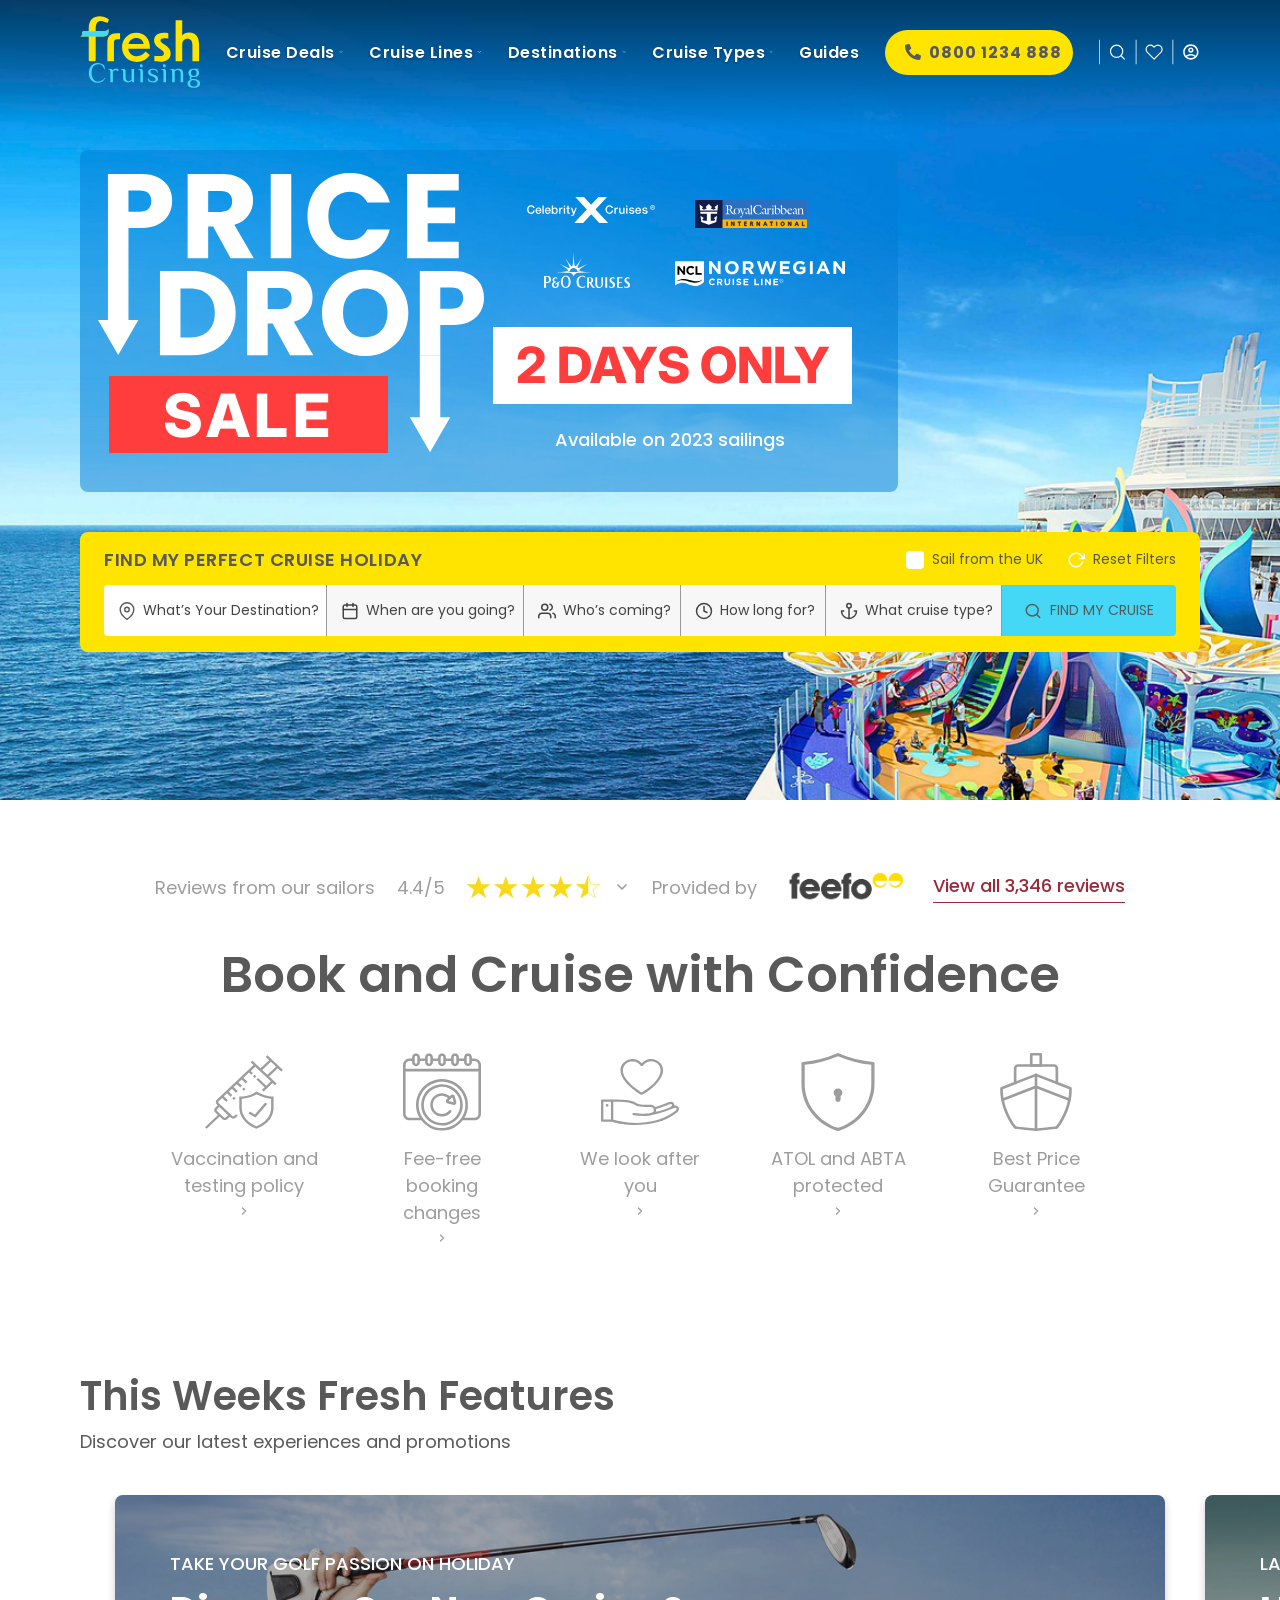
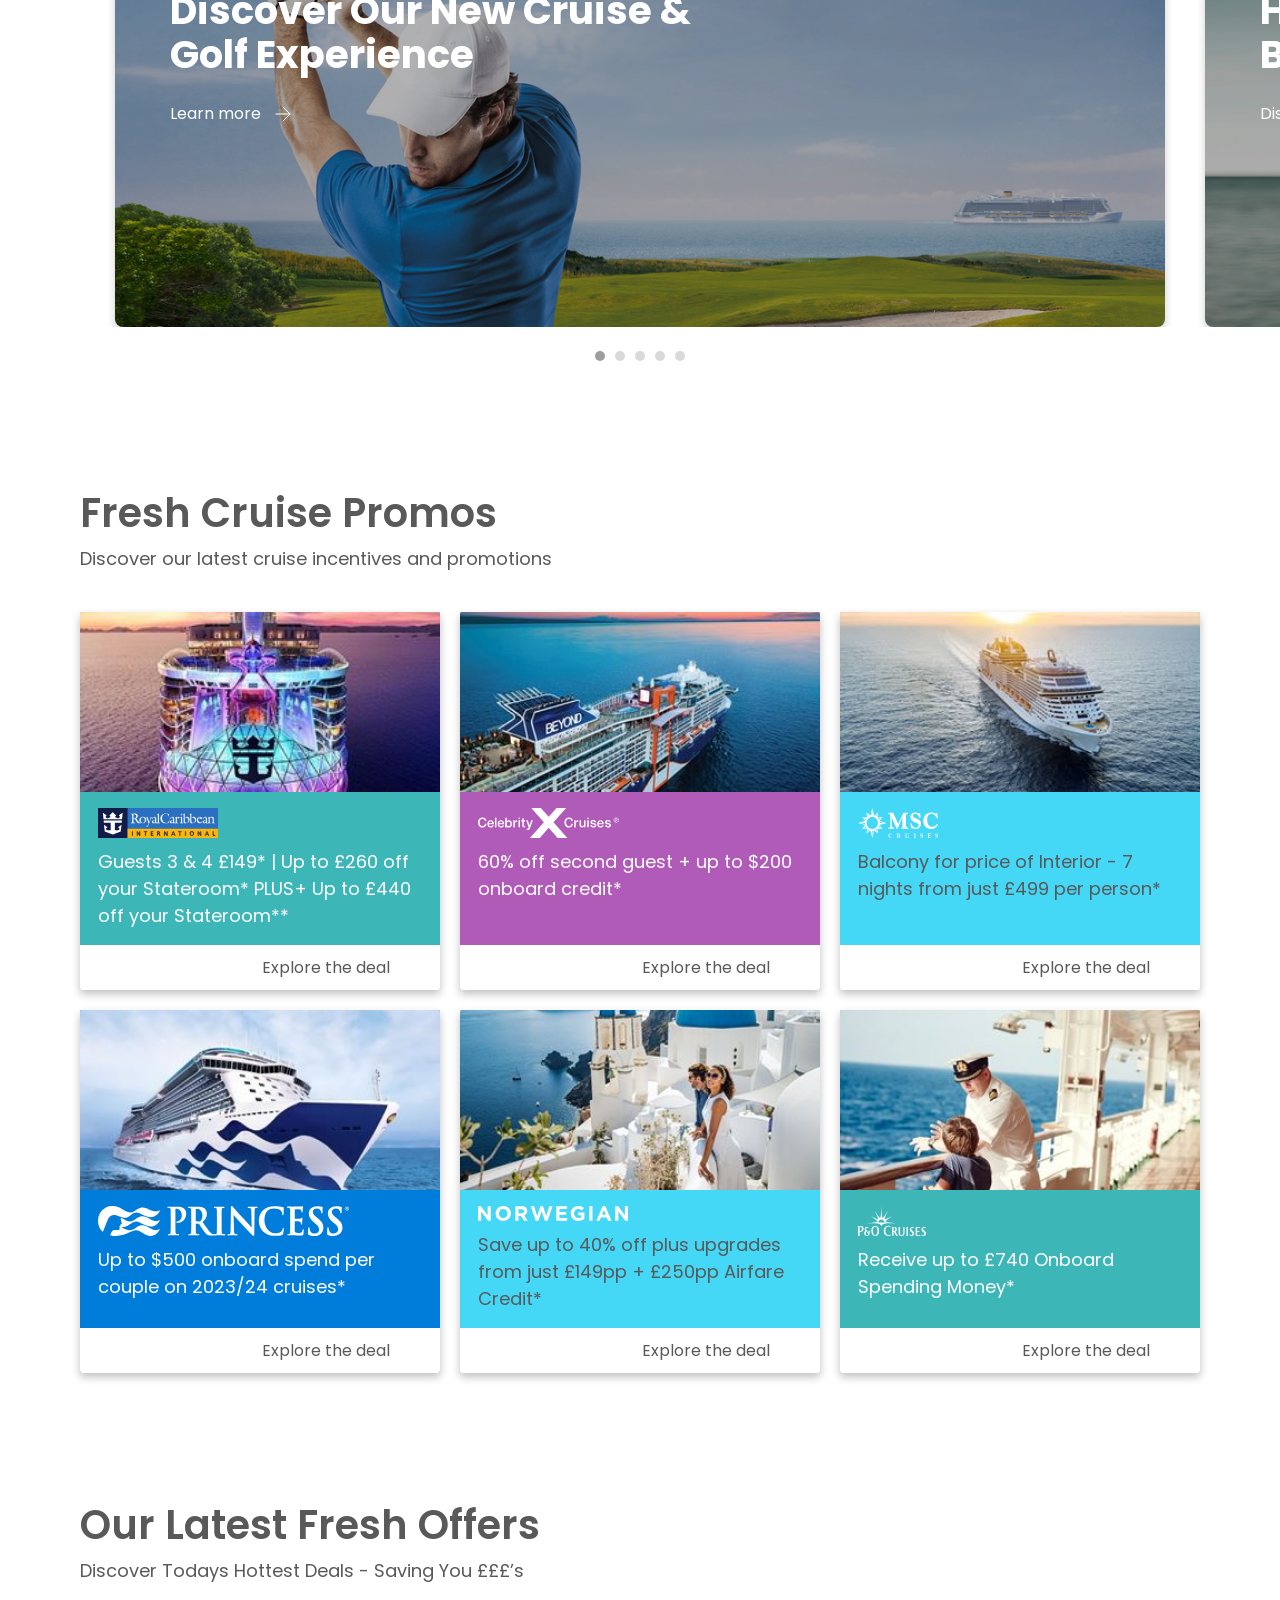
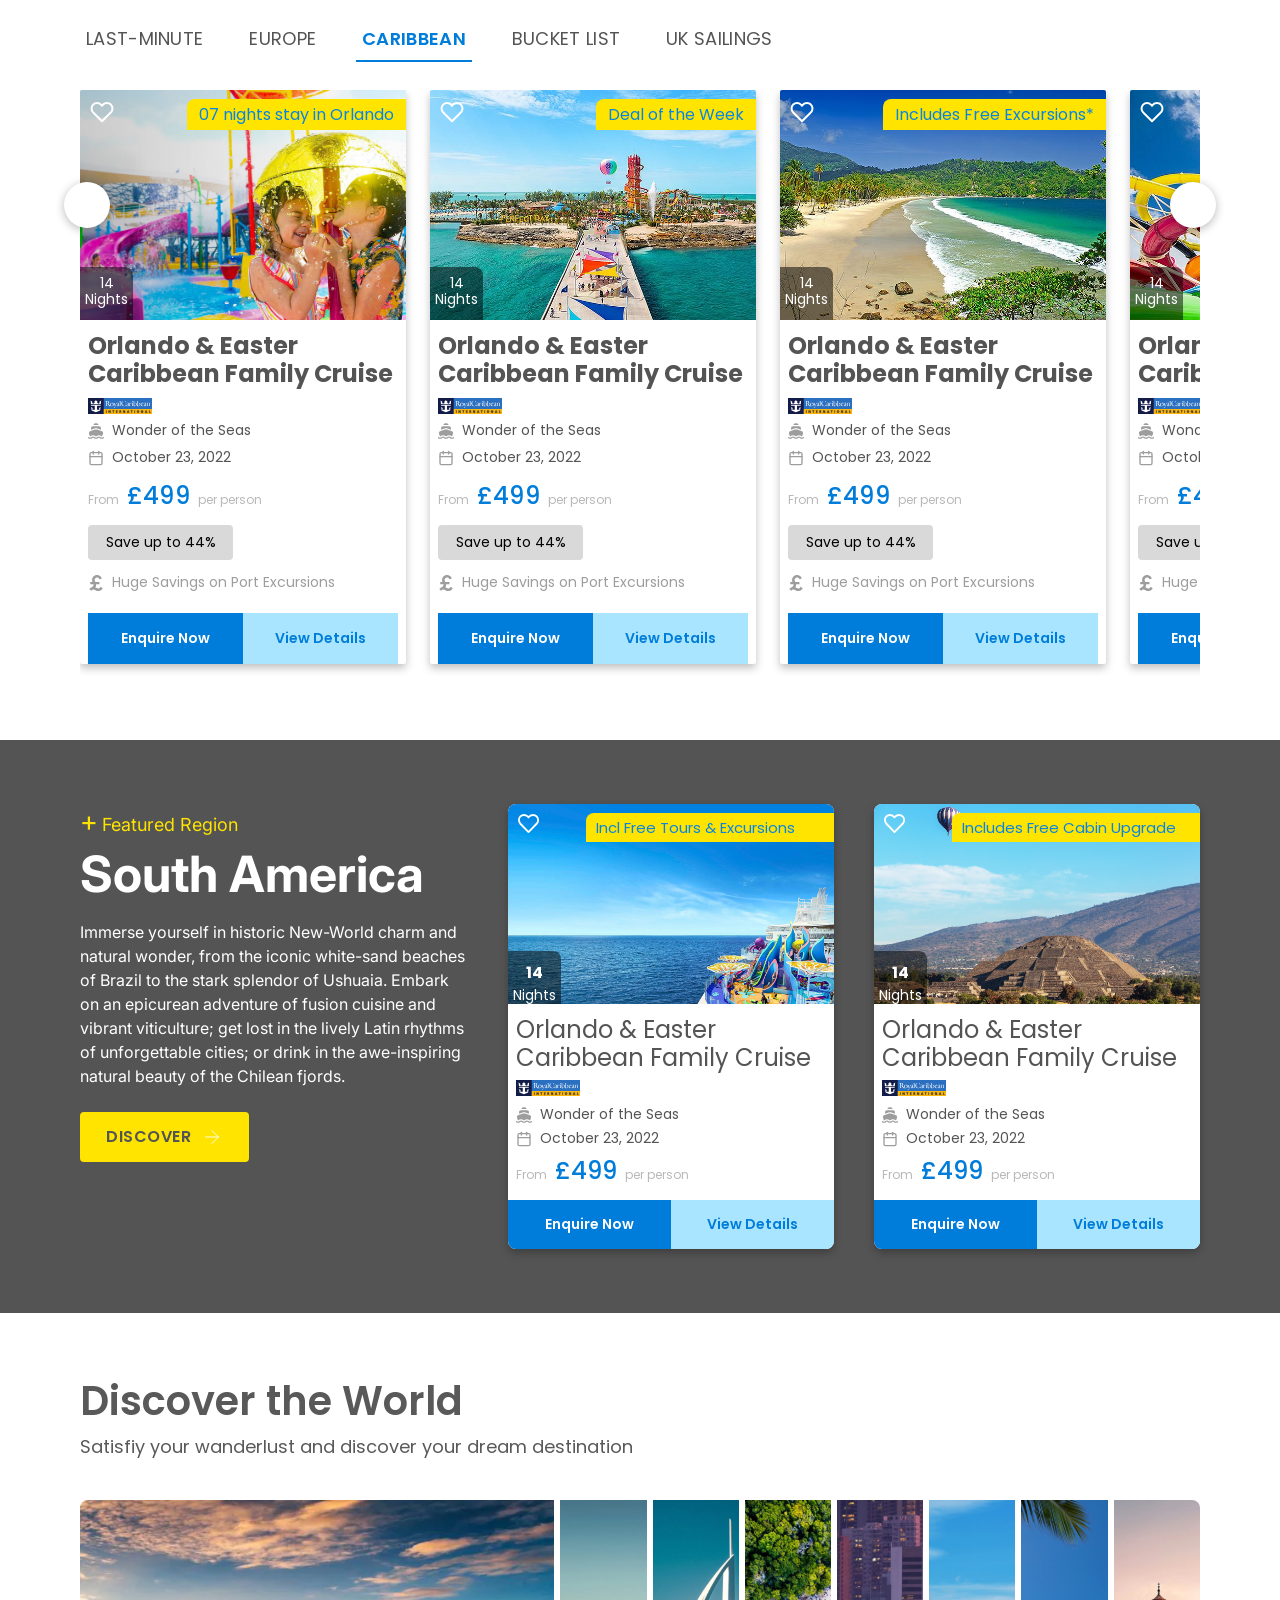
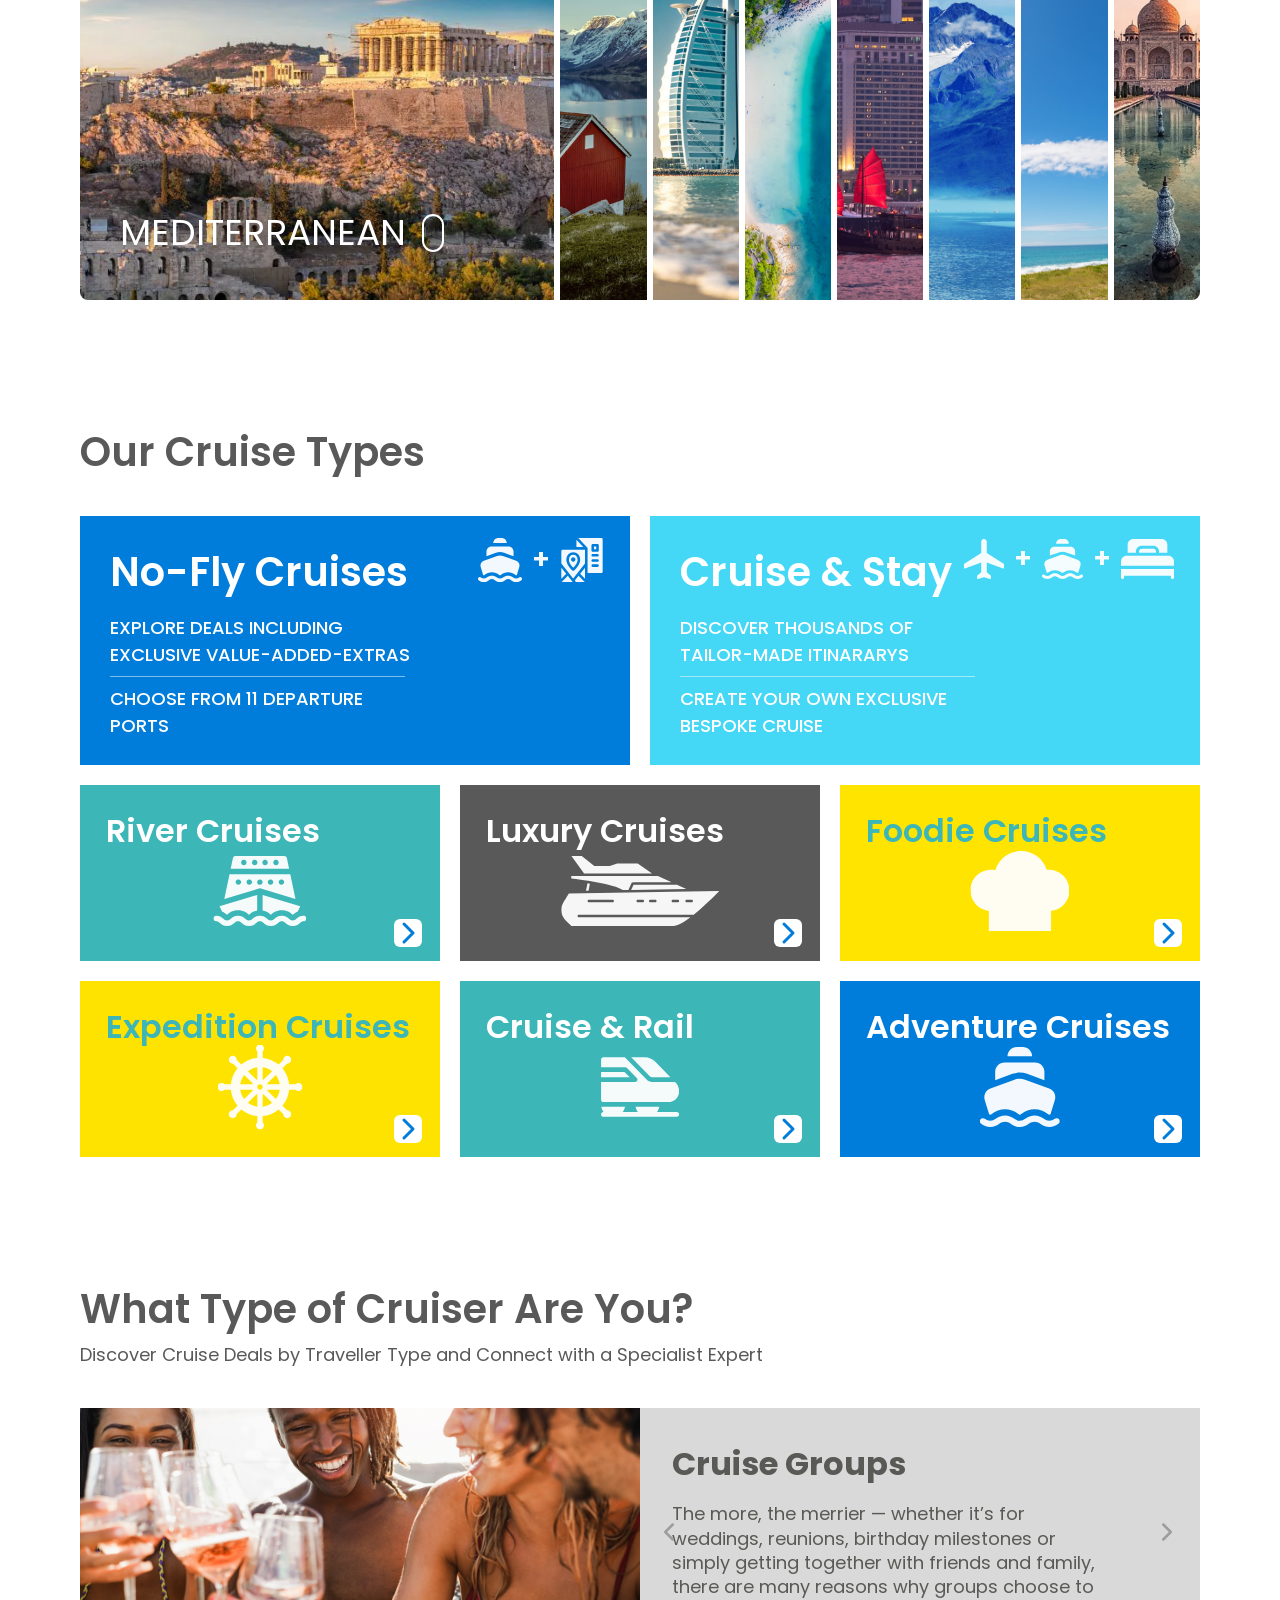
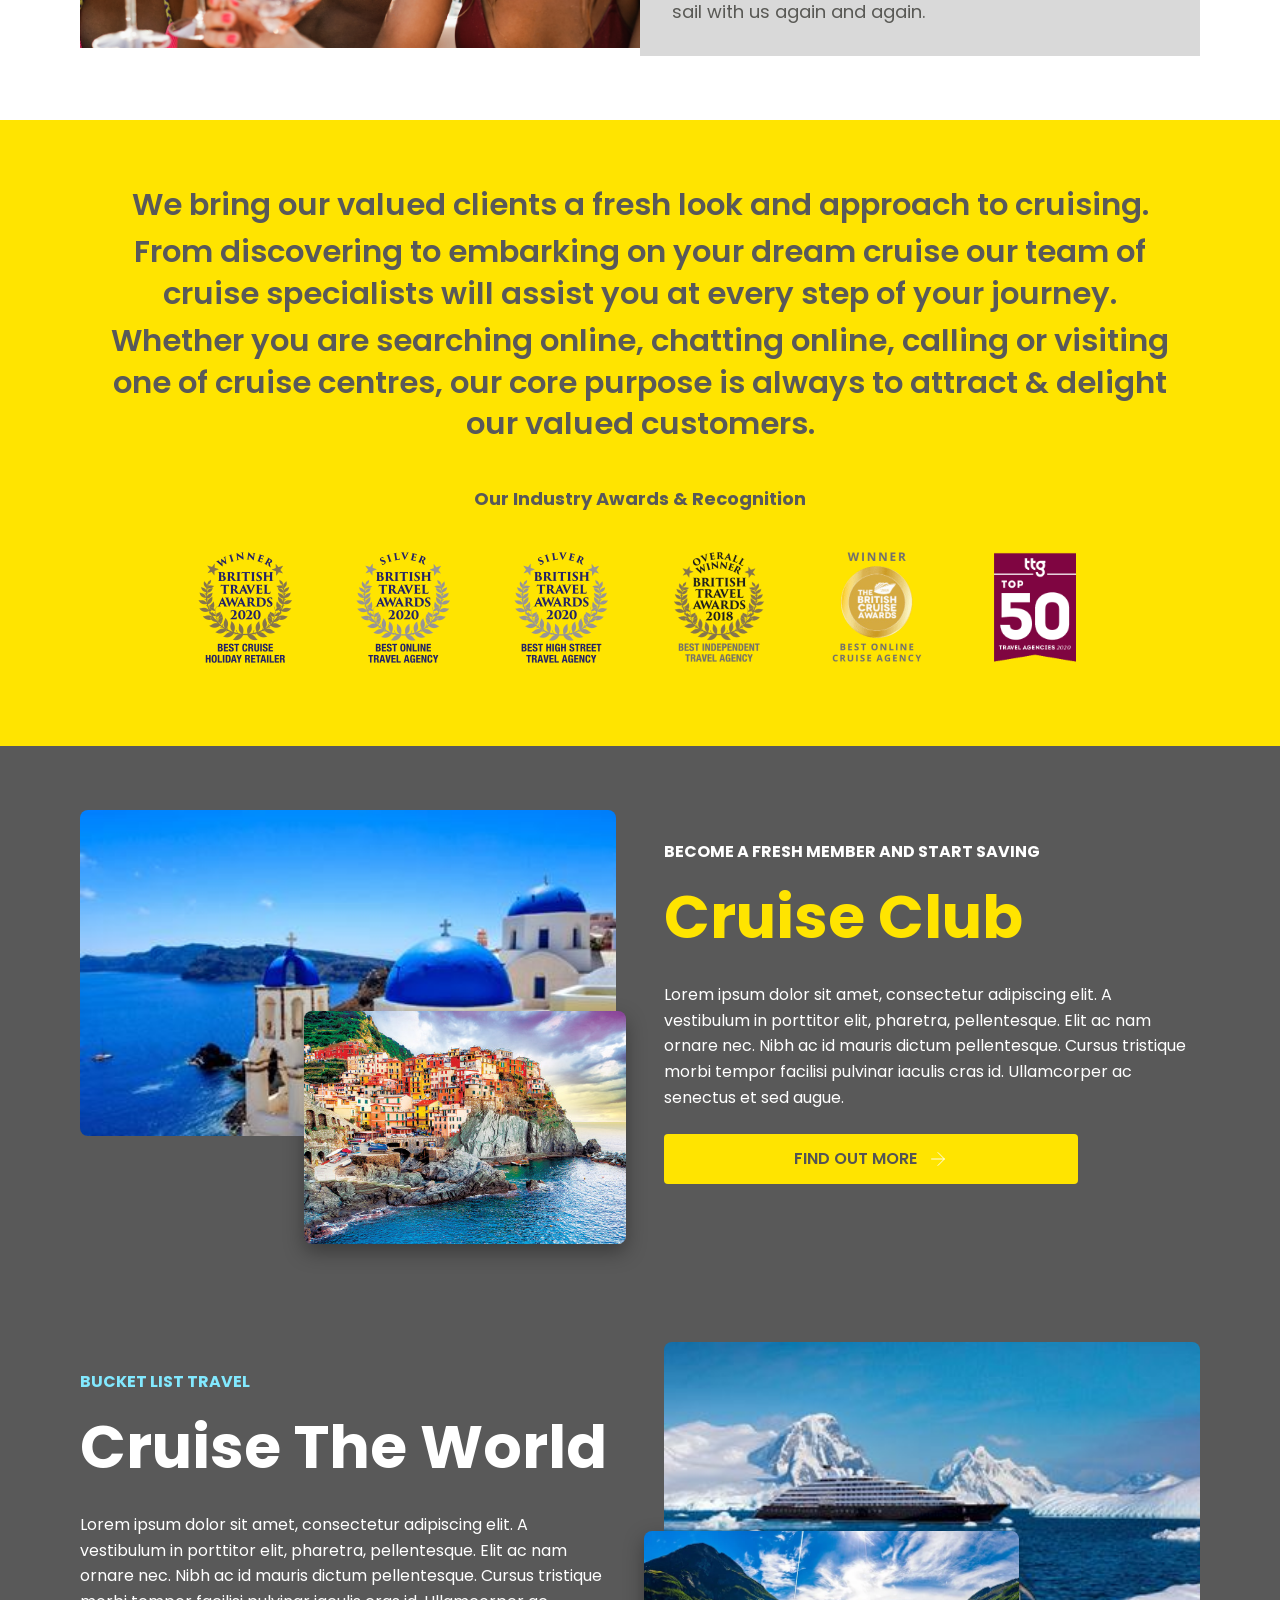
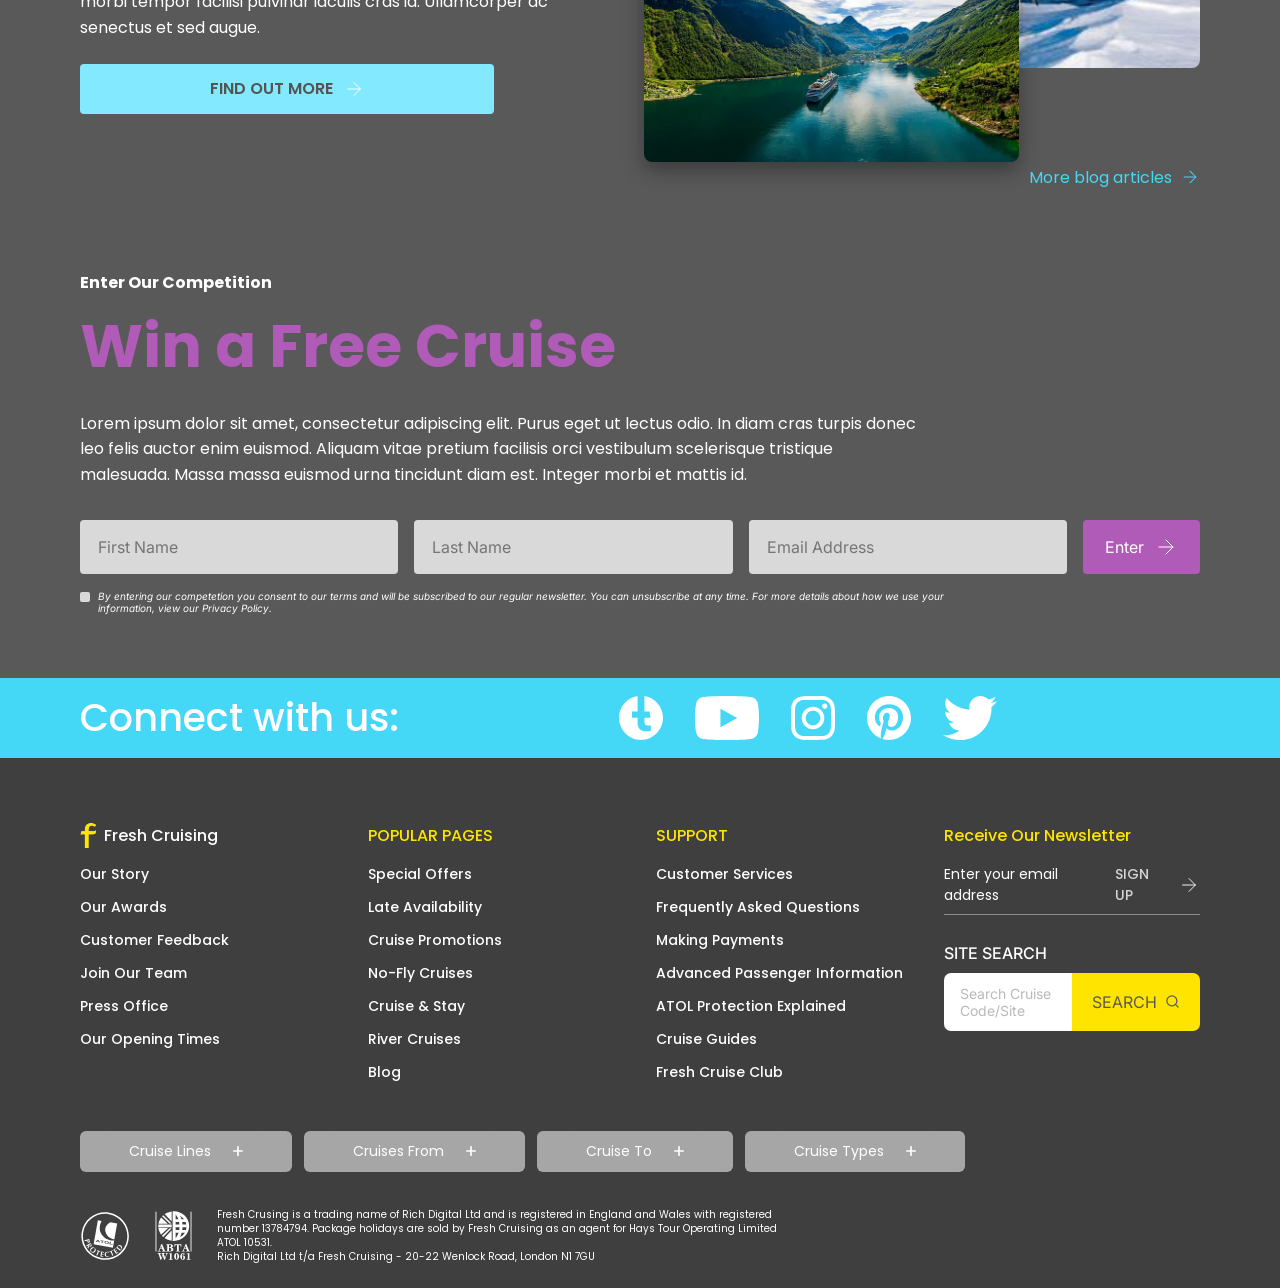
<file: index.html>
<!DOCTYPE html>
<html lang="en">
<head>
  <meta charset="UTF-8" />
  <meta name="viewport" content="width=device-width, initial-scale=1.0" />
  <title>Fresh Cruising</title>
  <link rel="stylesheet" href="css/tokens.css" />
  <link rel="stylesheet" href="css/home.css" />
</head>
<body>

  <!-- ===================== HERO ===================== -->
  <section class="hero">
    <img class="hero__bg" src="assets/img/hero-ship.png" alt="" />

    <header class="site-header" id="siteHeader">
      <div class="container">
        <nav class="nav">
          <a href="#"><img class="nav__logo" src="assets/img/logo.svg" alt="Fresh Cruising" /></a>
          <button class="nav__toggle" id="navToggle" aria-label="Menu"><span></span><span></span><span></span></button>
          <ul class="nav__links">
            <li class="has-mega"><a href="#" aria-haspopup="true" aria-expanded="false">Cruise Deals <svg viewBox="0 0 24 24" fill="none" stroke="currentColor" stroke-width="2.5" stroke-linecap="round" stroke-linejoin="round"><polyline points="6 9 12 15 18 9"/></svg></a>
              <div class="mega">
                <div class="mega__col"><h5>Todays Best Deals</h5><a href="#">Special Offers</a><a href="#">Late Availability</a><a href="#">Cruise Promotions</a><a href="#">Deal of the Week</a></div>
                <div class="mega__col"><h5>Save More</h5><a href="#">Bucket List Cruises</a><a href="#">No-Fly Cruises</a><a href="#">Cruise &amp; Stay</a><a href="#">Fresh Cruise Club</a></div>
              </div>
            </li>
            <li class="has-mega"><a href="#" aria-haspopup="true" aria-expanded="false">Cruise Lines <svg viewBox="0 0 24 24" fill="none" stroke="currentColor" stroke-width="2.5" stroke-linecap="round" stroke-linejoin="round"><polyline points="6 9 12 15 18 9"/></svg></a>
              <div class="mega">
                <div class="mega__col"><h5>Popular Lines</h5><a href="#">Royal Caribbean</a><a href="#">Celebrity Cruises</a><a href="#">P&amp;O Cruises</a><a href="#">Princess Cruises</a></div>
                <div class="mega__col"><h5>More Lines</h5><a href="#">MSC Cruises</a><a href="#">Norwegian Cruise Line</a><a href="#">Cunard</a><a href="#">Marella Cruises</a></div>
              </div>
            </li>
            <li class="has-mega"><a href="#" aria-haspopup="true" aria-expanded="false">Destinations <svg viewBox="0 0 24 24" fill="none" stroke="currentColor" stroke-width="2.5" stroke-linecap="round" stroke-linejoin="round"><polyline points="6 9 12 15 18 9"/></svg></a>
              <div class="mega">
                <div class="mega__col"><h5>Europe</h5><a href="#">Mediterranean</a><a href="#">Northern Europe</a><a href="#">Norwegian Fjords</a><a href="#">British Isles</a></div>
                <div class="mega__col"><h5>Worldwide</h5><a href="#">Caribbean</a><a href="#">Alaska</a><a href="#">Dubai &amp; Emirates</a><a href="#">Hawaii</a></div>
              </div>
            </li>
            <li class="has-mega"><a href="#" aria-haspopup="true" aria-expanded="false">Cruise Types <svg viewBox="0 0 24 24" fill="none" stroke="currentColor" stroke-width="2.5" stroke-linecap="round" stroke-linejoin="round"><polyline points="6 9 12 15 18 9"/></svg></a>
              <div class="mega">
                <div class="mega__col"><h5>By Style</h5><a href="#">No-Fly Cruises</a><a href="#">Cruise &amp; Stay</a><a href="#">River Cruises</a><a href="#">Luxury Cruises</a></div>
                <div class="mega__col"><h5>By Interest</h5><a href="#">Foodie Cruises</a><a href="#">Expedition Cruises</a><a href="#">Cruise &amp; Rail</a><a href="#">Adventure Cruises</a></div>
              </div>
            </li>
            <li><a href="#">Guides</a></li>
          </ul>
          <span class="nav__phone"><img src="assets/icons/phone.svg" alt="" />0800 1234 888</span>
          <div class="nav__icons">
            <img src="assets/icons/header-right.svg" alt="Search, wishlist, account" />
          </div>
        </nav>
      </div>
    </header>

    <div class="container hero__inner">
      <div class="price-drop">
        <img class="pd-logo pd-celebrity" src="assets/img/logo-celebrity.svg" alt="Celebrity" />
        <img class="pd-logo pd-royal" src="assets/img/logo-royal.svg" alt="Royal Caribbean" />
        <img class="pd-logo pd-pando" src="assets/img/logo-pando.svg" alt="P&O" />
        <img class="pd-logo pd-ncl" src="assets/img/logo-ncl.svg" alt="Norwegian" />
        <img class="pd-wordmark" src="assets/img/price-drop-wordmark.svg" alt="Price Drop" />
        <div class="pd-sale"><span>SALE</span></div>
        <div class="pd-days"><span>2 DAYS ONLY</span></div>
        <span class="pd-avail">Available on 2023 sailings</span>
      </div>

      <form class="search" onsubmit="return false">
        <div class="search__top">
          <span class="search__title">FIND MY PERFECT CRUISE HOLIDAY</span>
          <div class="search__opts">
            <span><span class="search__chk"></span> Sail from the UK</span>
            <span><img src="assets/icons/rotate-cw.svg" alt="" style="width:18px;height:18px"/> Reset Filters</span>
          </div>
        </div>
        <div class="search__fields">
          <label class="search__field"><span class="ph"><img src="assets/icons/dest.svg" alt=""/>What&rsquo;s Your Destination?</span></label>
          <label class="search__field"><span class="ph"><img src="assets/icons/calendar.svg" alt=""/>When are you going?</span></label>
          <label class="search__field"><span class="ph"><img src="assets/icons/users.svg" alt=""/>Who&rsquo;s coming?</span></label>
          <label class="search__field"><span class="ph"><img src="assets/icons/clock.svg" alt=""/>How long for?</span></label>
          <label class="search__field"><span class="ph"><img src="assets/icons/anchor.svg" alt=""/>What cruise type?</span></label>
          <a class="search__go" href="search-results.html"><img src="assets/icons/search.svg" alt=""/>FIND MY CRUISE</a>
        </div>
      </form>
    </div>
  </section>

  <!-- ===================== CONFIDENCE ===================== -->
  <section class="section confidence">
    <div class="container">
      <div class="reviews">
        <span>Reviews from our sailors</span>
        <span>4.4/5</span>
        <img class="stars" src="assets/icons/conf-stars.svg" alt="4.4 out of 5" />
        <svg class="rev-caret" viewBox="0 0 24 24" fill="none" stroke="currentColor" stroke-width="2.5" stroke-linecap="round" stroke-linejoin="round"><polyline points="6 9 12 15 18 9"/></svg>
        <span>Provided by</span>
        <img class="feefo" src="assets/img/feefo.png" alt="Feefo" />
        <a class="viewall" href="#">View all 3,346 reviews</a>
      </div>
      <h2>Book and Cruise with Confidence</h2>
      <div class="usp-row">
        <div class="usp"><img src="assets/icons/conf-vaccine.svg" alt=""/><span>Vaccination and testing policy <svg viewBox="0 0 24 24" fill="none" stroke="currentColor" stroke-width="2.5" stroke-linecap="round" stroke-linejoin="round"><polyline points="9 6 15 12 9 18"/></svg></span></div>
        <div class="usp"><img src="assets/icons/conf-refresh.svg" alt=""/><span>Fee-free booking changes <svg viewBox="0 0 24 24" fill="none" stroke="currentColor" stroke-width="2.5" stroke-linecap="round" stroke-linejoin="round"><polyline points="9 6 15 12 9 18"/></svg></span></div>
        <div class="usp"><img src="assets/icons/conf-care.svg" alt=""/><span>We look after you <svg viewBox="0 0 24 24" fill="none" stroke="currentColor" stroke-width="2.5" stroke-linecap="round" stroke-linejoin="round"><polyline points="9 6 15 12 9 18"/></svg></span></div>
        <div class="usp"><img src="assets/icons/conf-atol.svg" alt=""/><span>ATOL and ABTA protected <svg viewBox="0 0 24 24" fill="none" stroke="currentColor" stroke-width="2.5" stroke-linecap="round" stroke-linejoin="round"><polyline points="9 6 15 12 9 18"/></svg></span></div>
        <div class="usp"><img src="assets/icons/conf-ship.svg" alt=""/><span>Best Price Guarantee <svg viewBox="0 0 24 24" fill="none" stroke="currentColor" stroke-width="2.5" stroke-linecap="round" stroke-linejoin="round"><polyline points="9 6 15 12 9 18"/></svg></span></div>
      </div>
    </div>
  </section>

  <!-- ===================== FEATURES ===================== -->
  <section class="section features">
    <div class="container">
      <div class="sec-head"><h2>This Weeks Fresh Features</h2><p>Discover our latest experiences and promotions</p></div>
      <div class="feature-carousel" id="featureCarousel">
        <button class="feature-nav prev" data-dir="-1" aria-label="Previous feature"><img src="assets/icons/arrow-left.svg" alt=""/></button>
        <div class="feature-track" id="featureTrack">
          <article class="feature-card">
            <img src="assets/img/feat-golf.png" alt="" />
            <div class="feature-card__body">
              <div class="feature-card__eyebrow">Take Your Golf Passion On Holiday</div>
              <div class="feature-card__title">Discover our new cruise &amp; golf experience</div>
              <a class="feature-card__cta" href="#">Learn more <img src="assets/icons/arrow-left.svg" alt=""/></a>
            </div>
          </article>
          <article class="feature-card">
            <img src="assets/img/feat-lastminute.png" alt="" />
            <div class="feature-card__body">
              <div class="feature-card__eyebrow">Last-Minute Departures</div>
              <div class="feature-card__title">Have you packed your bags? Start cruising now</div>
              <a class="feature-card__cta" href="#">Discover all late availability <img src="assets/icons/arrow-left.svg" alt=""/></a>
            </div>
          </article>
          <article class="feature-card">
            <img src="assets/img/feat-topdeals.png" alt="" />
            <div class="feature-card__body">
              <div class="feature-card__eyebrow">Top Deals Promo</div>
              <div class="feature-card__title">Enjoy Summer at any time of the year. Prices starting from just &pound;349 per person</div>
              <a class="feature-card__cta" href="#">Book Before 31/08 <img src="assets/icons/arrow-left.svg" alt=""/></a>
            </div>
          </article>
          <article class="feature-card">
            <img src="assets/img/feat-onecountry.png" alt="" />
            <div class="feature-card__body">
              <div class="feature-card__eyebrow">Country-Intensive Voyages</div>
              <div class="feature-card__title">Genuine moments of discovery. One-country, multiple ports</div>
              <a class="feature-card__cta" href="#">Discover more <img src="assets/icons/arrow-left.svg" alt=""/></a>
            </div>
          </article>
          <article class="feature-card">
            <img src="assets/img/feat-southampton.png" alt="" />
            <div class="feature-card__body">
              <div class="feature-card__eyebrow">Southampton Departures Promo</div>
              <div class="feature-card__title">Exclusive deals on sailings from Southampton. Prices starting from &pound;449 per person</div>
              <a class="feature-card__cta" href="#">Book before 30/09 <img src="assets/icons/arrow-left.svg" alt=""/></a>
            </div>
          </article>
        </div>
        <button class="feature-nav next" data-dir="1" aria-label="Next feature"><img src="assets/icons/arrow-left.svg" alt=""/></button>
      </div>
      <div class="dots" id="featureDots"></div>
    </div>
  </section>

  <!-- ===================== PROMOTIONS ===================== -->
  <section class="section promotions">
    <div class="container">
      <div class="sec-head" style="text-align:left"><h2>Fresh Cruise Promos</h2><p>Discover our latest cruise incentives and promotions</p></div>
      <div class="grid-3">
        <article class="promo" style="background:#3db6b8"><img class="promo__img" src="assets/img/promo-royal.png" alt=""/><img class="promo__logo" src="assets/icons/pl-royal.svg" alt=""/><p class="promo__text">Guests 3 &amp; 4 £149* | Up to £260 off your Stateroom* PLUS+ Up to £440 off your Stateroom**</p><a class="promo__bar" href="#">Explore the deal <img src="assets/icons/arrow-left.svg" alt=""/></a></article>
        <article class="promo" style="background:#b05bb7"><img class="promo__img" src="assets/img/promo-celebrity.png" alt=""/><img class="promo__logo" src="assets/icons/pl-celebrity.svg" alt=""/><p class="promo__text">60% off second guest + up to $200 onboard credit*</p><a class="promo__bar" href="#">Explore the deal <img src="assets/icons/arrow-left.svg" alt=""/></a></article>
        <article class="promo dark" style="background:#45d7f6"><img class="promo__img" src="assets/img/promo-msc.png" alt=""/><img class="promo__logo" src="assets/icons/pl-msc.svg" alt=""/><p class="promo__text">Balcony for price of Interior - 7 nights from just £499 per person*</p><a class="promo__bar" href="#">Explore the deal <img src="assets/icons/arrow-left.svg" alt=""/></a></article>
        <article class="promo" style="background:#007dda"><img class="promo__img" src="assets/img/promo-princess.png" alt=""/><img class="promo__logo" src="assets/icons/pl-princess.svg" alt=""/><p class="promo__text">Up to $500 onboard spend per couple on 2023/24 cruises*</p><a class="promo__bar" href="#">Explore the deal <img src="assets/icons/arrow-left.svg" alt=""/></a></article>
        <article class="promo dark" style="background:#45d7f6"><img class="promo__img" src="assets/img/promo-ncl.png" alt=""/><img class="promo__logo promo__logo--wide" src="assets/icons/pl-ncl.svg" alt=""/><p class="promo__text">Save up to 40% off plus upgrades from just £149pp + £250pp Airfare Credit*</p><a class="promo__bar" href="#">Explore the deal <img src="assets/icons/arrow-left.svg" alt=""/></a></article>
        <article class="promo" style="background:#3db6b8"><img class="promo__img" src="assets/img/promo-pando.png" alt=""/><img class="promo__logo" src="assets/icons/pl-pando.svg" alt=""/><p class="promo__text">Receive up to £740 Onboard Spending Money*</p><a class="promo__bar" href="#">Explore the deal <img src="assets/icons/arrow-left.svg" alt=""/></a></article>
      </div>
    </div>
  </section>

  <!-- ===================== SPECIAL OFFERS ===================== -->
  <section class="section offers">
    <div class="container">
      <div class="sec-head" style="text-align:left"><h2>Our Latest Fresh Offers</h2><p>Discover Todays Hottest Deals - Saving You £££&rsquo;s</p></div>
      <div class="tabs" id="offerTabs"><button>Last-Minute</button><button>Europe</button><button class="on">Caribbean</button><button>Bucket List</button><button>UK Sailings</button></div>
      <div class="offer-carousel">
      <button class="offer-nav prev" data-dir="-1" aria-label="Previous offers"><img src="assets/icons/arrow-left.svg" alt=""/></button>
      <div class="offer-scroll" id="offerScroll">
        <!-- offer template repeated -->
        <article class="offer"><div class="offer__media"><img src="assets/img/offer-orlando.png" alt=""/><img class="offer__heart" src="assets/icons/heart.svg" alt=""/><span class="offer__banner">07 nights stay in Orlando</span><span class="offer__nights">14<br>Nights</span></div><div class="offer__body"><h3 class="offer__title">Orlando &amp; Easter Caribbean Family Cruise</h3><img class="offer__logo" src="assets/icons/o-royal.svg" alt=""/><div class="offer__row"><img src="assets/icons/o-ship.svg" alt=""/>Wonder of the Seas</div><div class="offer__row"><img src="assets/icons/o-calendar.svg" alt=""/>October 23, 2022</div><div class="offer__price"><span class="from">From</span><b>£499</b> <span class="pp">per person</span></div><span class="offer__save">Save up to 44%</span><div class="offer__exc"><img src="assets/icons/o-pound.svg" alt=""/>Huge Savings on Port Excursions</div><div class="offer__btns"><a class="enq" href="search-results.html">Enquire Now</a><a class="view" href="search-results.html">View Details</a></div></div></article>
        <article class="offer"><div class="offer__media"><img src="assets/img/offer-cococay.png" alt=""/><img class="offer__heart" src="assets/icons/heart.svg" alt=""/><span class="offer__banner">Deal of the Week</span><span class="offer__nights">14<br>Nights</span></div><div class="offer__body"><h3 class="offer__title">Orlando &amp; Easter Caribbean Family Cruise</h3><img class="offer__logo" src="assets/icons/o-royal.svg" alt=""/><div class="offer__row"><img src="assets/icons/o-ship.svg" alt=""/>Wonder of the Seas</div><div class="offer__row"><img src="assets/icons/o-calendar.svg" alt=""/>October 23, 2022</div><div class="offer__price"><span class="from">From</span><b>£499</b> <span class="pp">per person</span></div><span class="offer__save">Save up to 44%</span><div class="offer__exc"><img src="assets/icons/o-pound.svg" alt=""/>Huge Savings on Port Excursions</div><div class="offer__btns"><a class="enq" href="search-results.html">Enquire Now</a><a class="view" href="search-results.html">View Details</a></div></div></article>
        <article class="offer"><div class="offer__media"><img src="assets/img/offer-maracas.png" alt=""/><img class="offer__heart" src="assets/icons/heart.svg" alt=""/><span class="offer__banner">Includes Free Excursions*</span><span class="offer__nights">14<br>Nights</span></div><div class="offer__body"><h3 class="offer__title">Orlando &amp; Easter Caribbean Family Cruise</h3><img class="offer__logo" src="assets/icons/o-royal.svg" alt=""/><div class="offer__row"><img src="assets/icons/o-ship.svg" alt=""/>Wonder of the Seas</div><div class="offer__row"><img src="assets/icons/o-calendar.svg" alt=""/>October 23, 2022</div><div class="offer__price"><span class="from">From</span><b>£499</b> <span class="pp">per person</span></div><span class="offer__save">Save up to 44%</span><div class="offer__exc"><img src="assets/icons/o-pound.svg" alt=""/>Huge Savings on Port Excursions</div><div class="offer__btns"><a class="enq" href="search-results.html">Enquire Now</a><a class="view" href="search-results.html">View Details</a></div></div></article>
        <article class="offer"><div class="offer__media"><img src="assets/img/offer-thrill.png" alt=""/><img class="offer__heart" src="assets/icons/heart.svg" alt=""/><span class="offer__banner">07 nights stay in Orlando</span><span class="offer__nights">14<br>Nights</span></div><div class="offer__body"><h3 class="offer__title">Orlando &amp; Easter Caribbean Family Cruise</h3><img class="offer__logo" src="assets/icons/o-royal.svg" alt=""/><div class="offer__row"><img src="assets/icons/o-ship.svg" alt=""/>Wonder of the Seas</div><div class="offer__row"><img src="assets/icons/o-calendar.svg" alt=""/>October 23, 2022</div><div class="offer__price"><span class="from">From</span><b>£499</b> <span class="pp">per person</span></div><span class="offer__save">Save up to 44%</span><div class="offer__exc"><img src="assets/icons/o-pound.svg" alt=""/>Huge Savings on Port Excursions</div><div class="offer__btns"><a class="enq" href="search-results.html">Enquire Now</a><a class="view" href="search-results.html">View Details</a></div></div></article>
      </div>
      <button class="offer-nav next" data-dir="1" aria-label="Next offers"><img src="assets/icons/arrow-left.svg" alt=""/></button>
      </div>
    </div>
  </section>

  <!-- ===================== DESTINATION FEATURE ===================== -->
  <section class="section destfeature">
    <div class="container">
      <div class="df-text">
        <span class="plus">+</span> <span class="region">Featured Region</span>
        <h2>South America</h2>
        <p>Immerse yourself in historic New-World charm and natural wonder, from the iconic white-sand beaches of Brazil to the stark splendor of Ushuaia. Embark on an epicurean adventure of fusion cuisine and vibrant viticulture; get lost in the lively Latin rhythms of unforgettable cities; or drink in the awe-inspiring natural beauty of the Chilean fjords.</p>
        <a class="btn btn--yellow df-discover" href="#">Discover <img src="assets/icons/arrow-left.svg" class="arrow-r" alt=""/></a>
      </div>
      <div class="minis" style="display:contents">
        <article class="mini"><div class="mini__media"><img src="assets/img/hero-ship.png" style="transform:scaleX(-1)" alt=""/><span class="mini__banner">Incl Free Tours &amp; Excursions</span><img class="mini__heart" src="assets/icons/df-heart.svg" alt=""/><div class="mini__nights"><b>14</b>Nights</div></div><div class="mini__body"><div class="t">Orlando &amp; Easter Caribbean Family Cruise</div><img class="logo" src="assets/icons/o-royal.svg" alt=""/><div class="r"><img src="assets/icons/o-ship.svg" alt=""/>Wonder of the Seas</div><div class="r"><img src="assets/icons/o-calendar.svg" alt=""/>October 23, 2022</div><div class="price"><small>From</small> <b>£499</b> <small>per person</small></div></div><div class="mini__btns"><a class="enq" href="#">Enquire Now</a><a class="view" href="cruise-landing.html">View Details</a></div></article>
        <article class="mini"><div class="mini__media"><img src="assets/img/df-pyramid.png" alt=""/><span class="mini__banner">Includes Free Cabin Upgrade</span><img class="mini__heart" src="assets/icons/df-heart.svg" alt=""/><div class="mini__nights"><b>14</b>Nights</div></div><div class="mini__body"><div class="t">Orlando &amp; Easter Caribbean Family Cruise</div><img class="logo" src="assets/icons/o-royal.svg" alt=""/><div class="r"><img src="assets/icons/o-ship.svg" alt=""/>Wonder of the Seas</div><div class="r"><img src="assets/icons/o-calendar.svg" alt=""/>October 23, 2022</div><div class="price"><small>From</small> <b>£499</b> <small>per person</small></div></div><div class="mini__btns"><a class="enq" href="#">Enquire Now</a><a class="view" href="cruise-landing.html">View Details</a></div></article>
      </div>
    </div>
  </section>

  <!-- ===================== DESTINATIONS ===================== -->
  <section class="section destinations">
    <div class="container">
      <div class="sec-head" style="text-align:left"><h2>Discover the World</h2><p>Satisfiy your wanderlust and discover your dream destination</p></div>
      <div class="dest-strip">
        <div class="tile active"><img src="assets/img/d-med.png" alt=""/><div class="label">MEDITERRANEAN <span class="exp"></span></div></div>
        <div class="tile"><img src="assets/img/d-northeurope.png" alt=""/></div>
        <div class="tile"><img src="assets/img/d-emirates.png" alt=""/></div>
        <div class="tile"><img src="assets/img/d-caribbean.png" alt=""/></div>
        <div class="tile"><img src="assets/img/d-hongkong.png" alt=""/></div>
        <div class="tile"><img src="assets/img/d-alaska.png" alt=""/></div>
        <div class="tile"><img src="assets/img/d-hawaii.png" alt=""/></div>
        <div class="tile"><img src="assets/img/d-giro.png" alt=""/></div>
      </div>
    </div>
  </section>

  <!-- ===================== TYPES OF CRUISE ===================== -->
  <section class="section cruisetypes">
    <div class="container">
      <div class="sec-head" style="text-align:left"><h2>Our Cruise Types</h2></div>
      <div class="ctypes-grid">
        <div class="ctype" style="background:#007dda"><h3>No-Fly Cruises</h3><div class="lines"><p>Explore Deals including Exclusive Value-Added-Extras</p><hr><p>Choose from 11 departure ports</p></div><div class="ci"><img src="assets/icons/tc-harbor.svg" alt=""/><span>+</span><img src="assets/icons/tc-guide.svg" alt=""/></div></div>
        <div class="ctype" style="background:#45d7f6"><h3>Cruise &amp; Stay</h3><div class="lines"><p>Discover thousands of tailor-made itinararys</p><hr><p>Create your own exclusive bespoke cruise</p></div><div class="ci ci--3"><img src="assets/icons/tc-plane.svg" alt=""/><span>+</span><img src="assets/icons/tc-cruise.svg" alt=""/><span>+</span><img src="assets/icons/tc-bed.svg" alt=""/></div></div>
      </div>
      <div class="ctypes-small">
        <div class="ctype small" style="background:#3db6b8"><h3>River Cruises</h3><img class="ci" src="assets/icons/tc-river.svg" alt="" style="height:70px"/><img class="go" src="assets/icons/tc-arrow.svg" alt=""/></div>
        <div class="ctype small" style="background:#595959"><h3>Luxury Cruises</h3><img class="ci" src="assets/icons/tc-yacht.svg" alt="" style="height:70px"/><img class="go" src="assets/icons/tc-arrow.svg" alt=""/></div>
        <div class="ctype small" style="background:#ffe400;color:#3db6b8"><h3>Foodie Cruises</h3><img class="ci" src="assets/icons/tc-chef.svg" alt="" style="height:80px"/><img class="go" src="assets/icons/tc-arrow.svg" alt=""/></div>
        <div class="ctype small" style="background:#ffe300;color:#3db6b8"><h3>Expedition Cruises</h3><img class="ci" src="assets/icons/tc-wheel.svg" alt="" style="height:85px"/><img class="go" src="assets/icons/tc-arrow.svg" alt=""/></div>
        <div class="ctype small" style="background:#3db6b8"><h3>Cruise &amp; Rail</h3><img class="ci" src="assets/icons/tc-train.svg" alt="" style="height:80px"/><img class="go" src="assets/icons/tc-arrow.svg" alt=""/></div>
        <div class="ctype small" style="background:#007dda"><h3>Adventure Cruises</h3><img class="ci" src="assets/icons/tc-adventure.svg" alt="" style="height:80px"/><img class="go" src="assets/icons/tc-arrow.svg" alt=""/></div>
      </div>
    </div>
  </section>

  <!-- ===================== CRUISER TYPES ===================== -->
  <section class="section cruisertypes">
    <div class="container">
      <div class="sec-head" style="text-align:left"><h2>What Type of Cruiser Are You?</h2><p>Discover Cruise Deals by Traveller Type and Connect with a Specialist Expert</p></div>
      <div class="cruiser-panel">
        <button class="cruiser-nav prev" aria-label="Previous cruiser type"><svg viewBox="0 0 24 24" fill="none" stroke="currentColor" stroke-width="2" stroke-linecap="round" stroke-linejoin="round"><polyline points="15 18 9 12 15 6"/></svg></button>
        <img src="assets/img/cruiser-groups.png" alt="" />
        <div class="info">
          <h3>Cruise Groups</h3>
          <p>The more, the merrier &mdash; whether it&rsquo;s for weddings, reunions, birthday milestones or simply getting together with friends and family, there are many reasons why groups choose to sail with us again and again.</p>
        </div>
        <button class="cruiser-nav next" aria-label="Next cruiser type"><svg viewBox="0 0 24 24" fill="none" stroke="currentColor" stroke-width="2" stroke-linecap="round" stroke-linejoin="round"><polyline points="9 6 15 12 9 18"/></svg></button>
      </div>
    </div>
  </section>

  <!-- ===================== MISSION & AWARDS ===================== -->
  <section class="section mission">
    <div class="container">
      <div class="mission__text">
        <p>We bring our valued clients a fresh look and approach to cruising.</p>
        <p>From discovering to embarking on your dream cruise our team of cruise specialists will assist you at every step of your journey.</p>
        <p>Whether you are searching online, chatting online, calling or visiting one of cruise centres, our core purpose is always to attract &amp; delight our valued customers.</p>
      </div>
      <div class="mission__awards-h">Our Industry Awards &amp; Recognition</div>
      <div class="mission__awards">
        <img src="assets/img/award-1.png" alt=""/><img src="assets/img/award-2.png" alt=""/><img src="assets/img/award-3.png" alt=""/><img src="assets/img/award-4.png" alt=""/><img src="assets/img/award-5.png" alt=""/><img src="assets/img/award-6.png" alt=""/>
      </div>
    </div>
  </section>

  <!-- ===================== CRUISE CLUB ===================== -->
  <section class="section clubsec">
    <div class="container">
      <div class="club-media"><img class="main" src="assets/img/cc-santorini.png" alt=""/><img class="thumb" src="assets/img/cc-italy.png" alt=""/></div>
      <div class="club-text">
        <span class="eyebrow" style="color:#fff">BECOME A FRESH MEMBER AND START SAVING</span>
        <h2 style="color:var(--yellow)">Cruise Club</h2>
        <p>Lorem ipsum dolor sit amet, consectetur adipiscing elit. A vestibulum in porttitor elit, pharetra, pellentesque. Elit ac nam ornare nec. Nibh ac id mauris dictum pellentesque. Cursus tristique morbi tempor facilisi pulvinar iaculis cras id. Ullamcorper ac senectus et sed augue.</p>
        <a class="btn btn--yellow" href="#">FIND OUT MORE <img src="assets/icons/arrow-left.svg" class="arrow-r" alt=""/></a>
      </div>
    </div>
  </section>

  <!-- ===================== CRUISE THE WORLD ===================== -->
  <section class="section clubsec">
    <div class="container">
      <div class="club-text">
        <span class="eyebrow" style="color:var(--cyan-50)">BUCKET LIST TRAVEL</span>
        <h2 style="color:#fff">Cruise The World</h2>
        <p>Lorem ipsum dolor sit amet, consectetur adipiscing elit. A vestibulum in porttitor elit, pharetra, pellentesque. Elit ac nam ornare nec. Nibh ac id mauris dictum pellentesque. Cursus tristique morbi tempor facilisi pulvinar iaculis cras id. Ullamcorper ac senectus et sed augue.</p>
        <a class="btn btn--cyan50" href="#">FIND OUT MORE <img src="assets/icons/arrow-left.svg" class="arrow-r" alt=""/></a>
      </div>
      <div class="world-media"><img class="main" src="assets/img/ctw-scenic.png" alt=""/><img class="thumb" src="assets/img/ctw-thumb.png" alt=""/><a class="more" href="#">More blog articles <img src="assets/icons/arrow-sm.svg" alt=""/></a></div>
    </div>
  </section>

  <!-- ===================== COMPETITION ===================== -->
  <section class="section competition">
    <div class="container">
      <span class="eyebrow" style="color:#fff">Enter Our Competition</span>
      <h2>Win a Free Cruise</h2>
      <p>Lorem ipsum dolor sit amet, consectetur adipiscing elit. Purus eget ut lectus odio. In diam cras turpis donec leo felis auctor enim euismod. Aliquam vitae pretium facilisis orci vestibulum scelerisque tristique malesuada. Massa massa euismod urna tincidunt diam est. Integer morbi et mattis id.</p>
      <form class="comp-form" onsubmit="return false">
        <input type="text" placeholder="First Name" />
        <input type="text" placeholder="Last Name" />
        <input type="email" placeholder="Email Address" />
        <button class="enter" type="submit">Enter <img src="assets/icons/arrow-left.svg" alt=""/></button>
      </form>
      <div class="comp-consent"><span class="box"></span><span>By entering our competetion you consent to our terms and will be subscribed to our regular newsletter. You can unsubscribe at any time. For more details about how we use your information, view our Privacy Policy.</span></div>
    </div>
  </section>

  <!-- ===================== CONNECT WITH US ===================== -->
  <section class="connect">
    <div class="container">
      <span class="connect__title">Connect with us:</span>
      <div class="connect__icons">
        <a href="#" aria-label="Facebook"><img src="assets/icons/social-fb.svg" alt="Facebook"/></a>
        <a href="#" aria-label="YouTube"><img src="assets/icons/social-yt.svg" alt="YouTube"/></a>
        <a href="#" aria-label="Instagram"><img src="assets/icons/social-ig.svg" alt="Instagram"/></a>
        <a href="#" aria-label="Pinterest"><img src="assets/icons/social-pin.svg" alt="Pinterest"/></a>
        <a href="#" aria-label="Twitter"><img src="assets/icons/social-tw.svg" alt="Twitter"/></a>
      </div>
    </div>
  </section>

  <!-- ===================== FOOTER ===================== -->
  <footer class="foot">
    <div class="container">
      <div class="foot__grid">
        <div class="foot__col brand">
          <h4><img src="assets/icons/f-freshmark.svg" alt="" style="width:16px"/> Fresh Cruising</h4>
          <a href="#">Our Story</a><a href="#">Our Awards</a><a href="#">Customer Feedback</a><a href="#">Join Our Team</a><a href="#">Press Office</a><a href="#">Our Opening Times</a>
        </div>
        <div class="foot__col">
          <h4>POPULAR PAGES</h4>
          <a href="#">Special Offers</a><a href="#">Late Availability</a><a href="#">Cruise Promotions</a><a href="#">No-Fly Cruises</a><a href="#">Cruise &amp; Stay</a><a href="#">River Cruises</a><a href="#">Blog</a>
        </div>
        <div class="foot__col">
          <h4>SUPPORT</h4>
          <a href="#">Customer Services</a><a href="#">Frequently Asked Questions</a><a href="#">Making Payments</a><a href="#">Advanced Passenger Information</a><a href="#">ATOL Protection Explained</a><a href="#">Cruise Guides</a><a href="#">Fresh Cruise Club</a>
        </div>
        <div class="foot__col foot__news">
          <h4>Receive Our Newsletter</h4>
          <div class="signup"><span>Enter your email address</span><b>SIGN UP <img src="assets/icons/arrow-left.svg" alt=""/></b></div>
          <div class="foot__ss">
            <div class="h">SITE SEARCH</div>
            <div class="box"><span class="inp">Search Cruise Code/Site</span><span class="btn2">SEARCH <img src="assets/icons/f-search.svg" alt=""/></span></div>
          </div>
        </div>
      </div>
      <div class="foot__pills" id="footPills">
        <div class="pill"><button class="pill__head" aria-expanded="false">Cruise Lines <img src="assets/icons/f-plus.svg" alt=""/></button><div class="pill__body"><a href="#">Royal Caribbean</a><a href="#">Celebrity Cruises</a><a href="#">P&amp;O Cruises</a><a href="#">Princess Cruises</a><a href="#">MSC Cruises</a><a href="#">Norwegian Cruise Line</a></div></div>
        <div class="pill"><button class="pill__head" aria-expanded="false">Cruises From <img src="assets/icons/f-plus.svg" alt=""/></button><div class="pill__body"><a href="#">Southampton</a><a href="#">Dover</a><a href="#">Liverpool</a><a href="#">Newcastle</a><a href="#">Barcelona</a><a href="#">Miami</a></div></div>
        <div class="pill"><button class="pill__head" aria-expanded="false">Cruise To <img src="assets/icons/f-plus.svg" alt=""/></button><div class="pill__body"><a href="#">Mediterranean</a><a href="#">Caribbean</a><a href="#">Northern Europe</a><a href="#">Alaska</a><a href="#">Dubai &amp; Emirates</a><a href="#">Hawaii</a></div></div>
        <div class="pill"><button class="pill__head" aria-expanded="false">Cruise Types <img src="assets/icons/f-plus.svg" alt=""/></button><div class="pill__body"><a href="#">No-Fly Cruises</a><a href="#">Cruise &amp; Stay</a><a href="#">River Cruises</a><a href="#">Luxury Cruises</a><a href="#">Foodie Cruises</a><a href="#">Adventure Cruises</a></div></div>
      </div>
      <div class="foot__legal">
        <img class="atol" src="assets/icons/f-atol.svg" alt="ATOL"/>
        <img class="abta" src="assets/icons/f-abta.svg" alt="ABTA"/>
        <p>Fresh Crusing is a trading name of Rich Digital Ltd and is registered in England and Wales with registered number 13784794. Package holidays are sold by Fresh Cruising as an agent for Hays Tour Operating Limited ATOL 10531.<br>Rich Digital Ltd t/a Fresh Cruising - 20-22 Wenlock Road, London N1 7GU</p>
      </div>
    </div>
  </footer>

  <script src="js/app.js"></script>
</body>
</html>
</file>
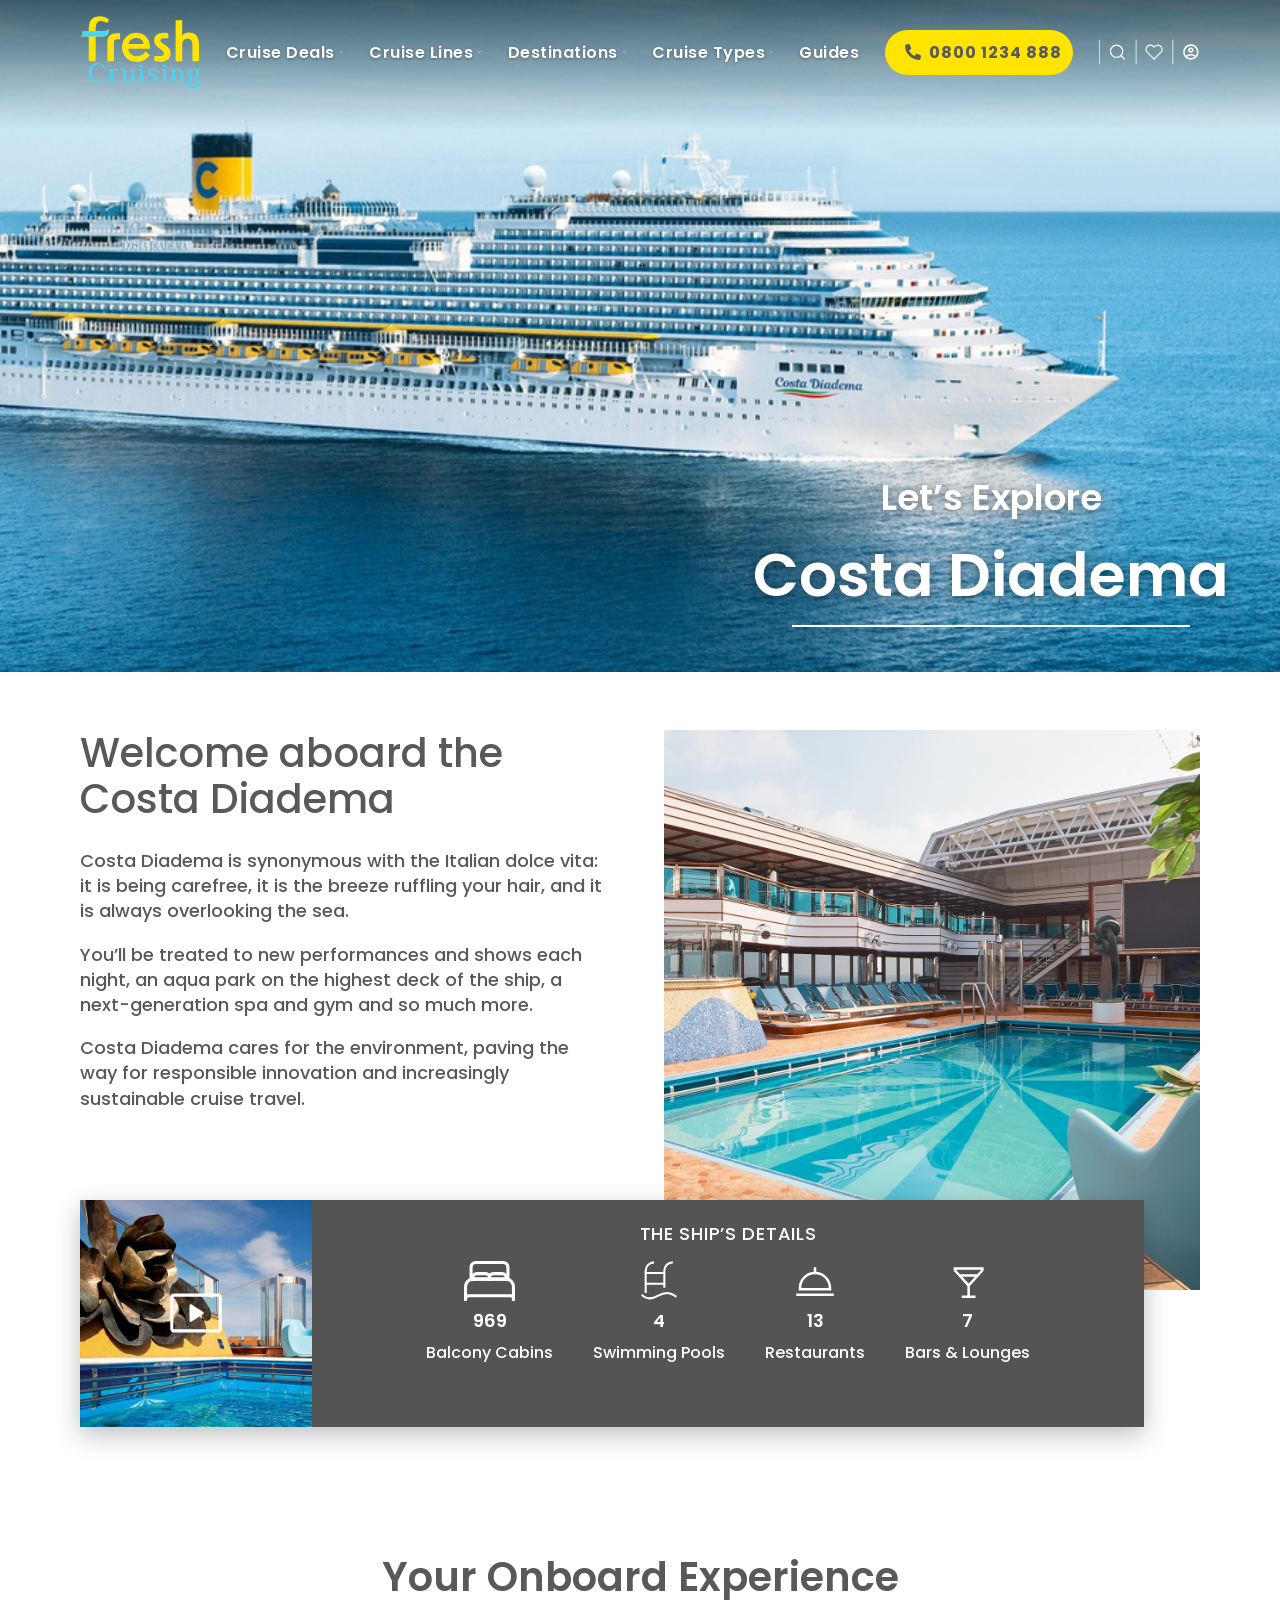
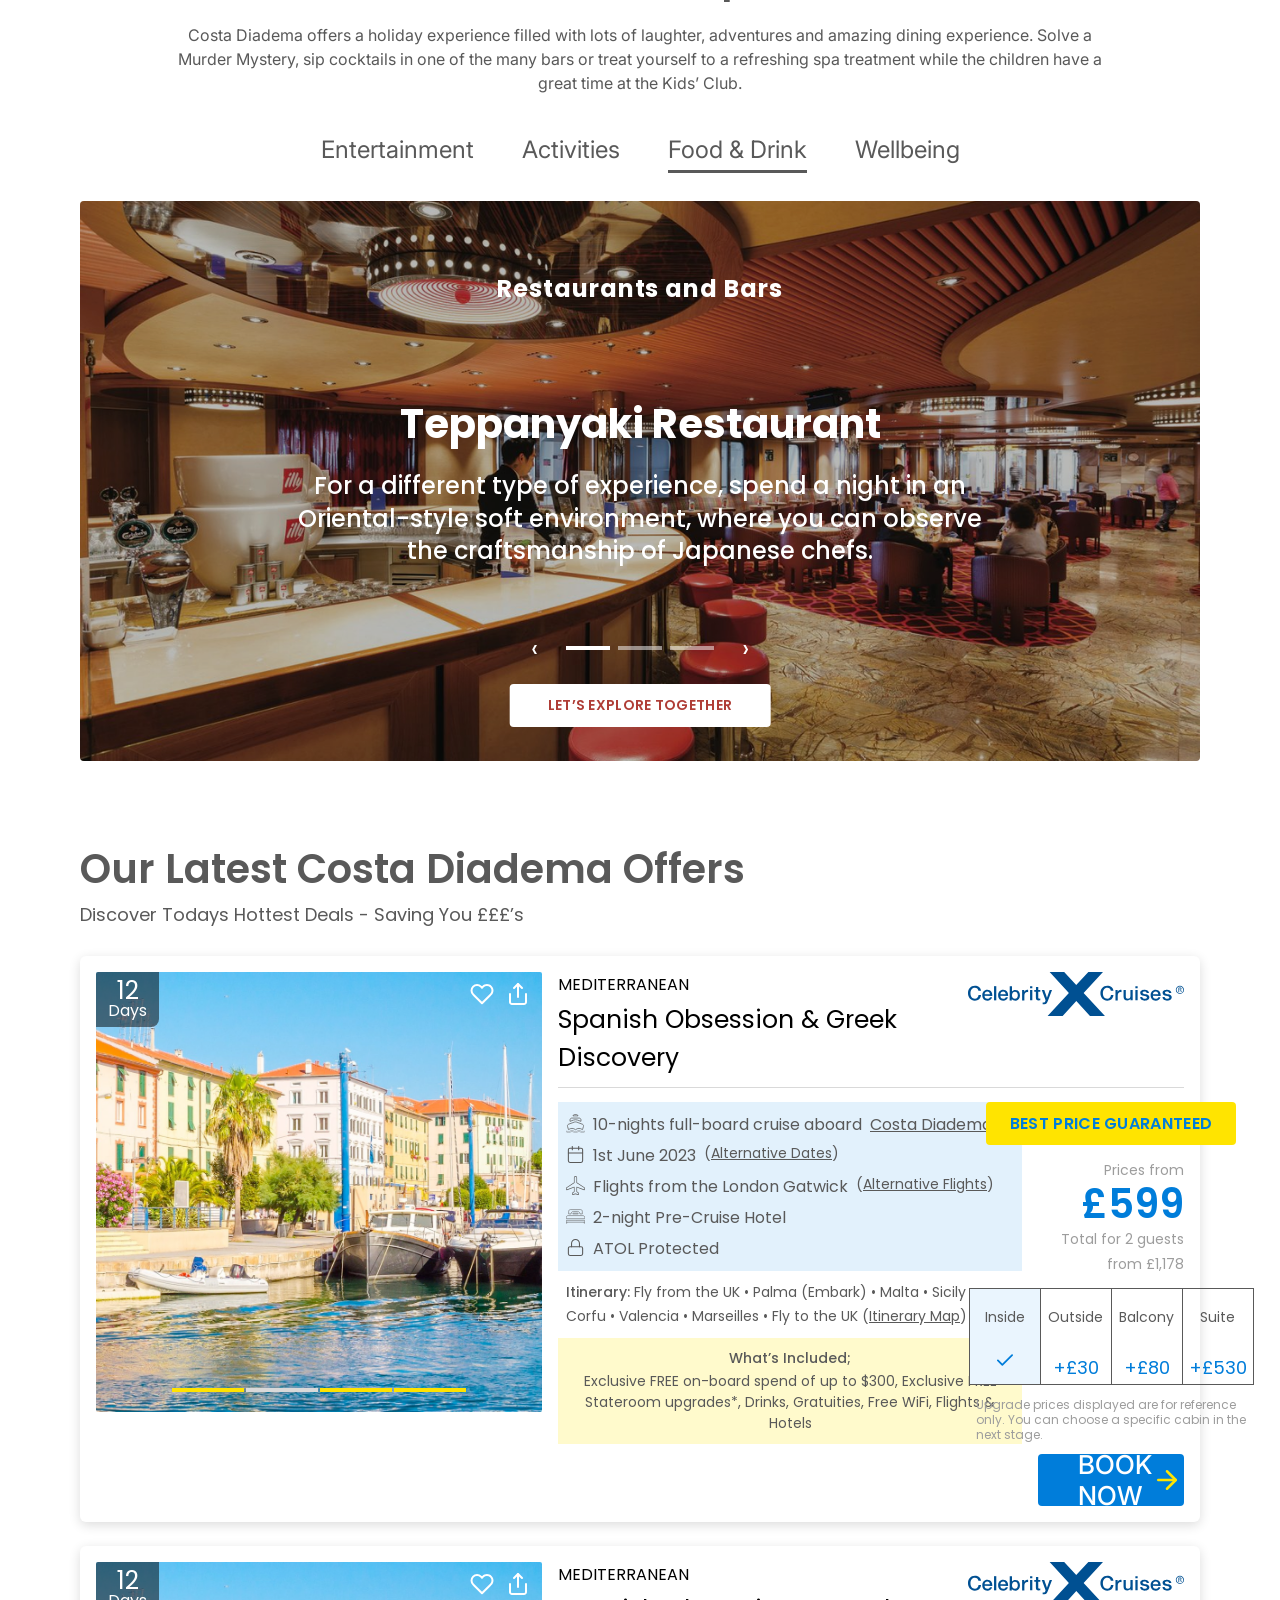
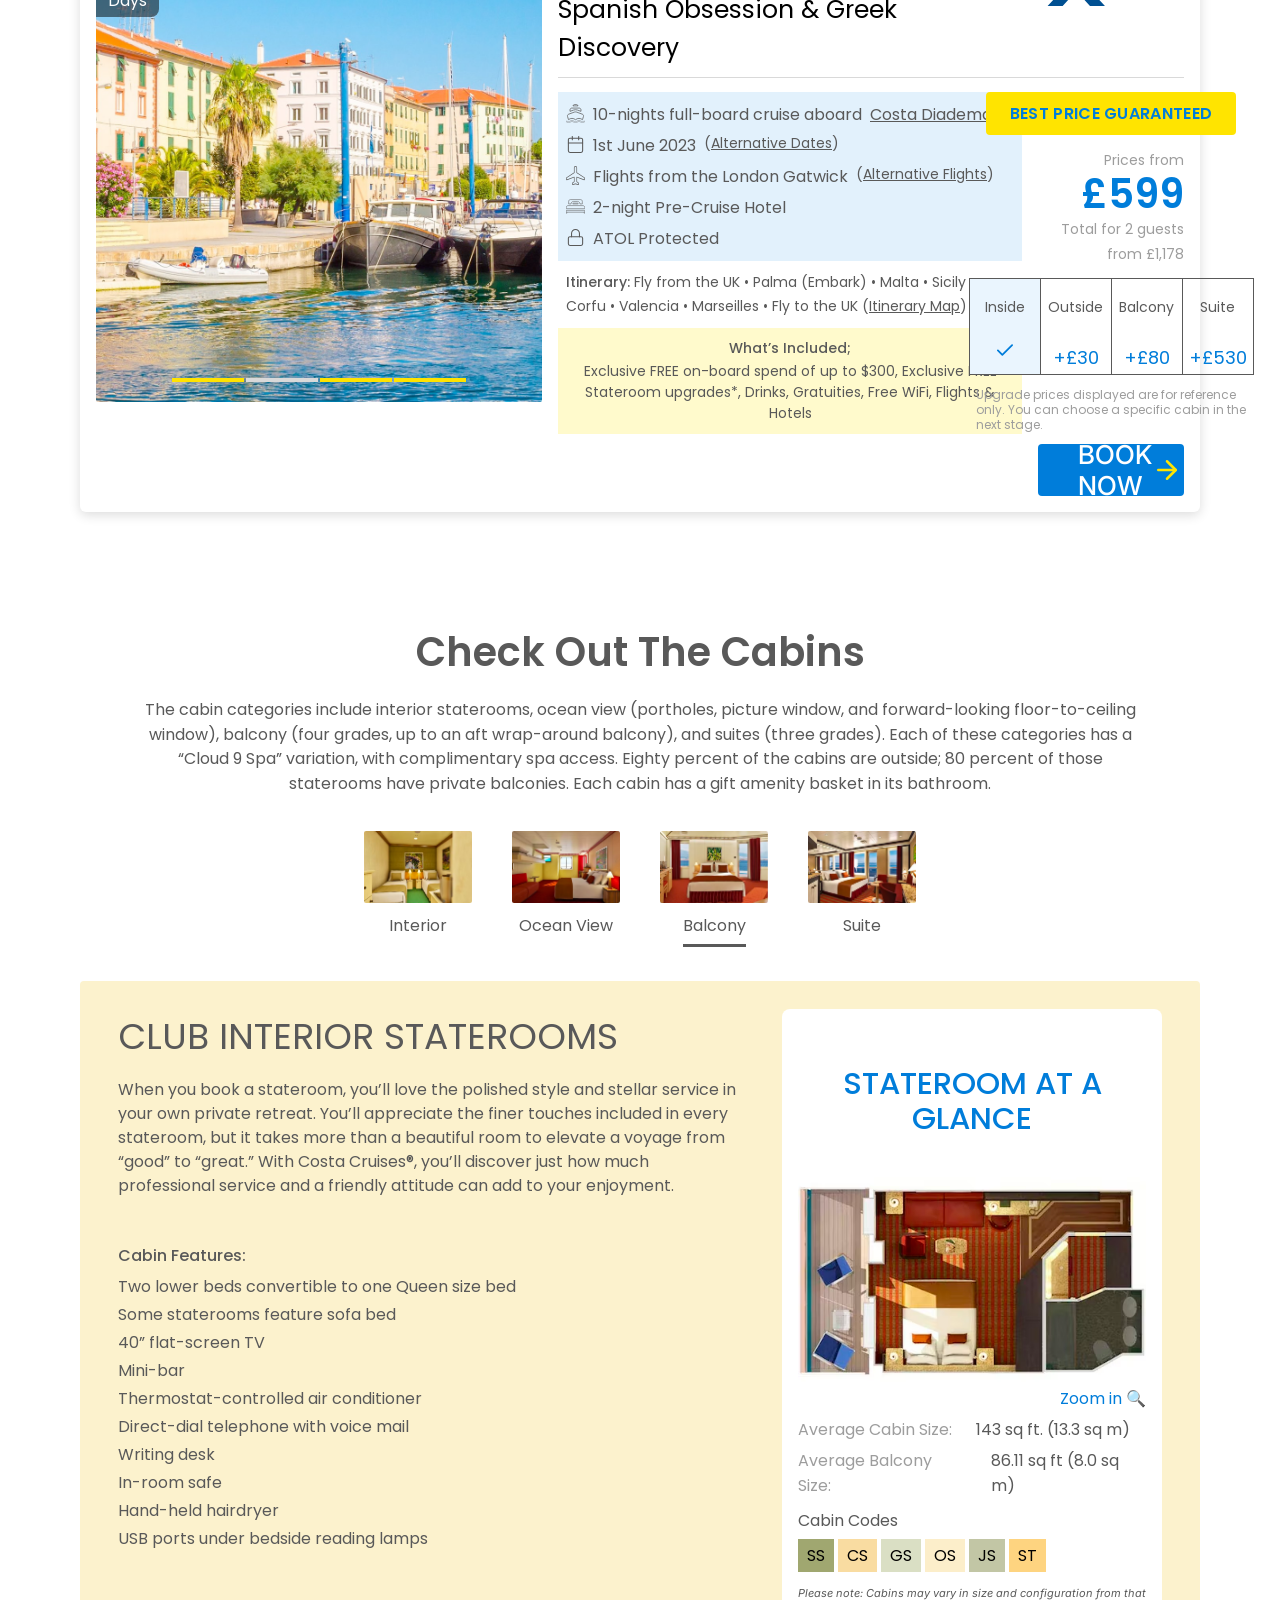
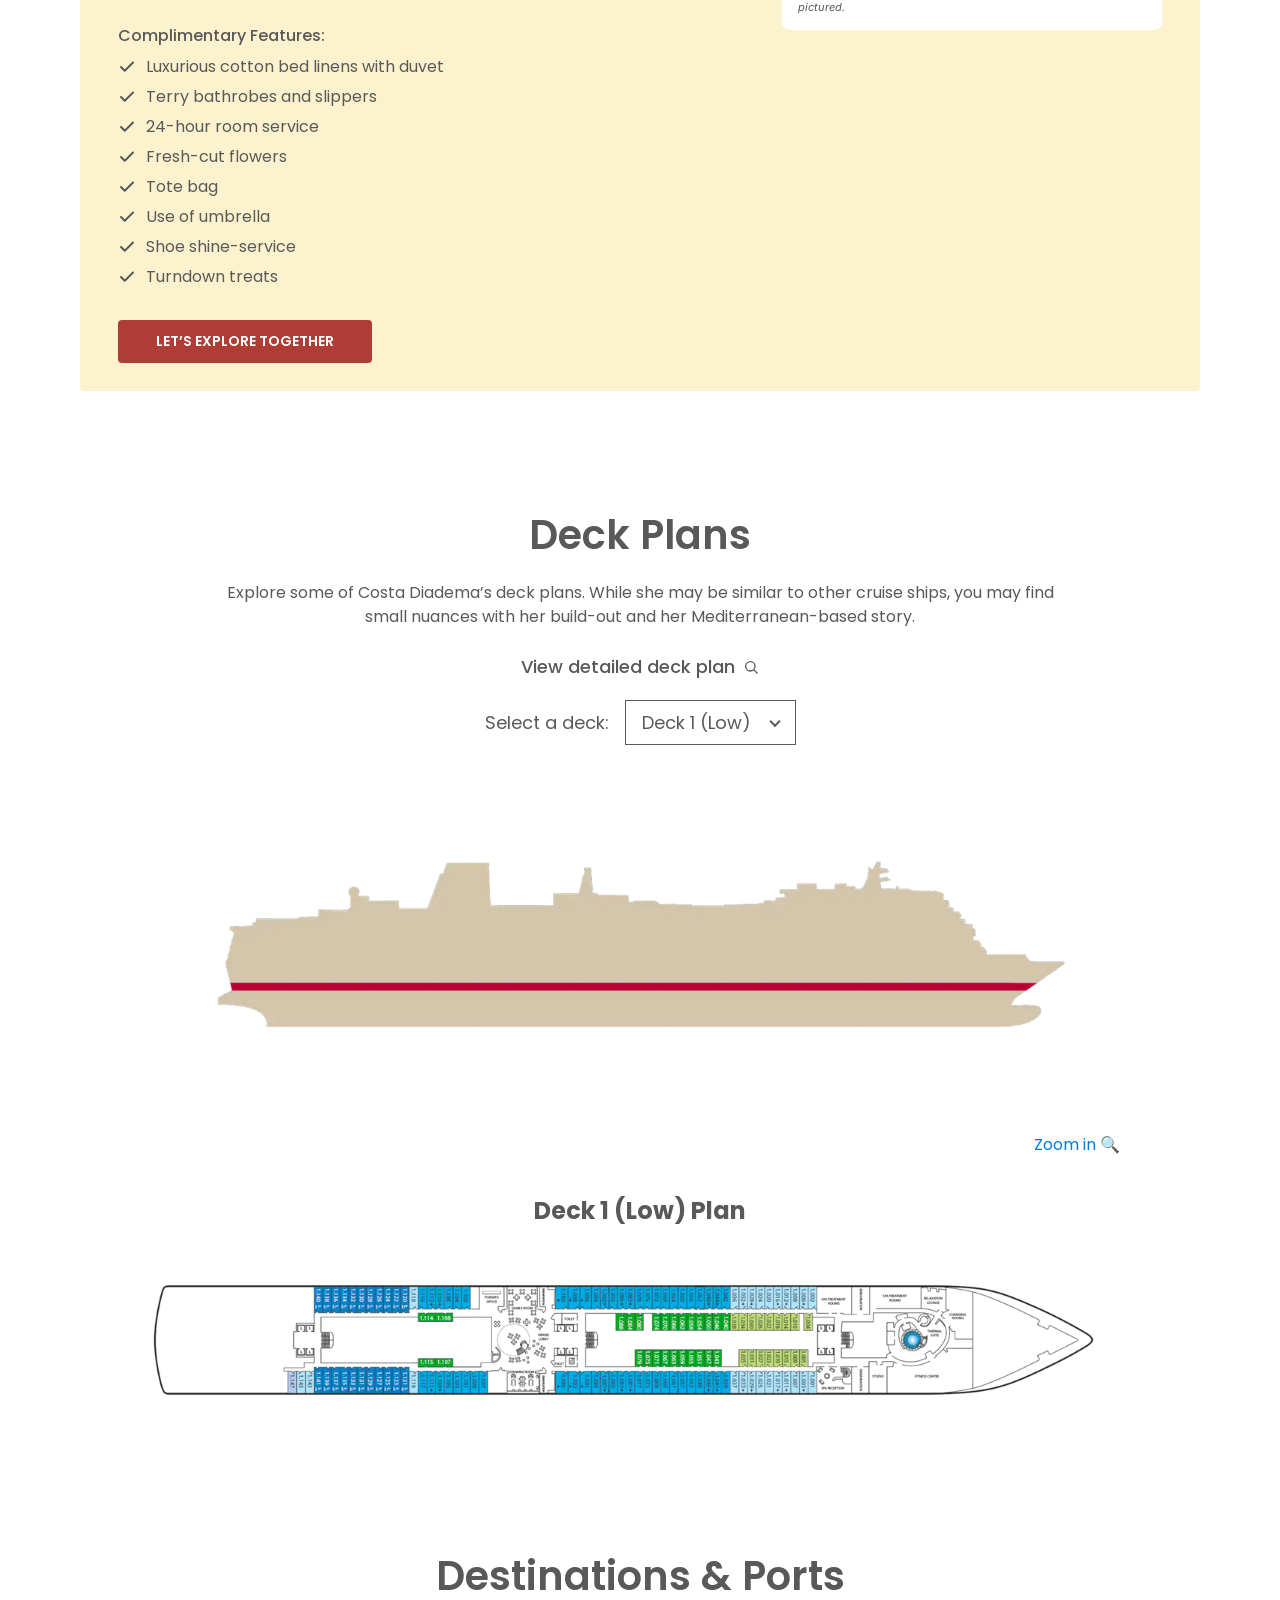
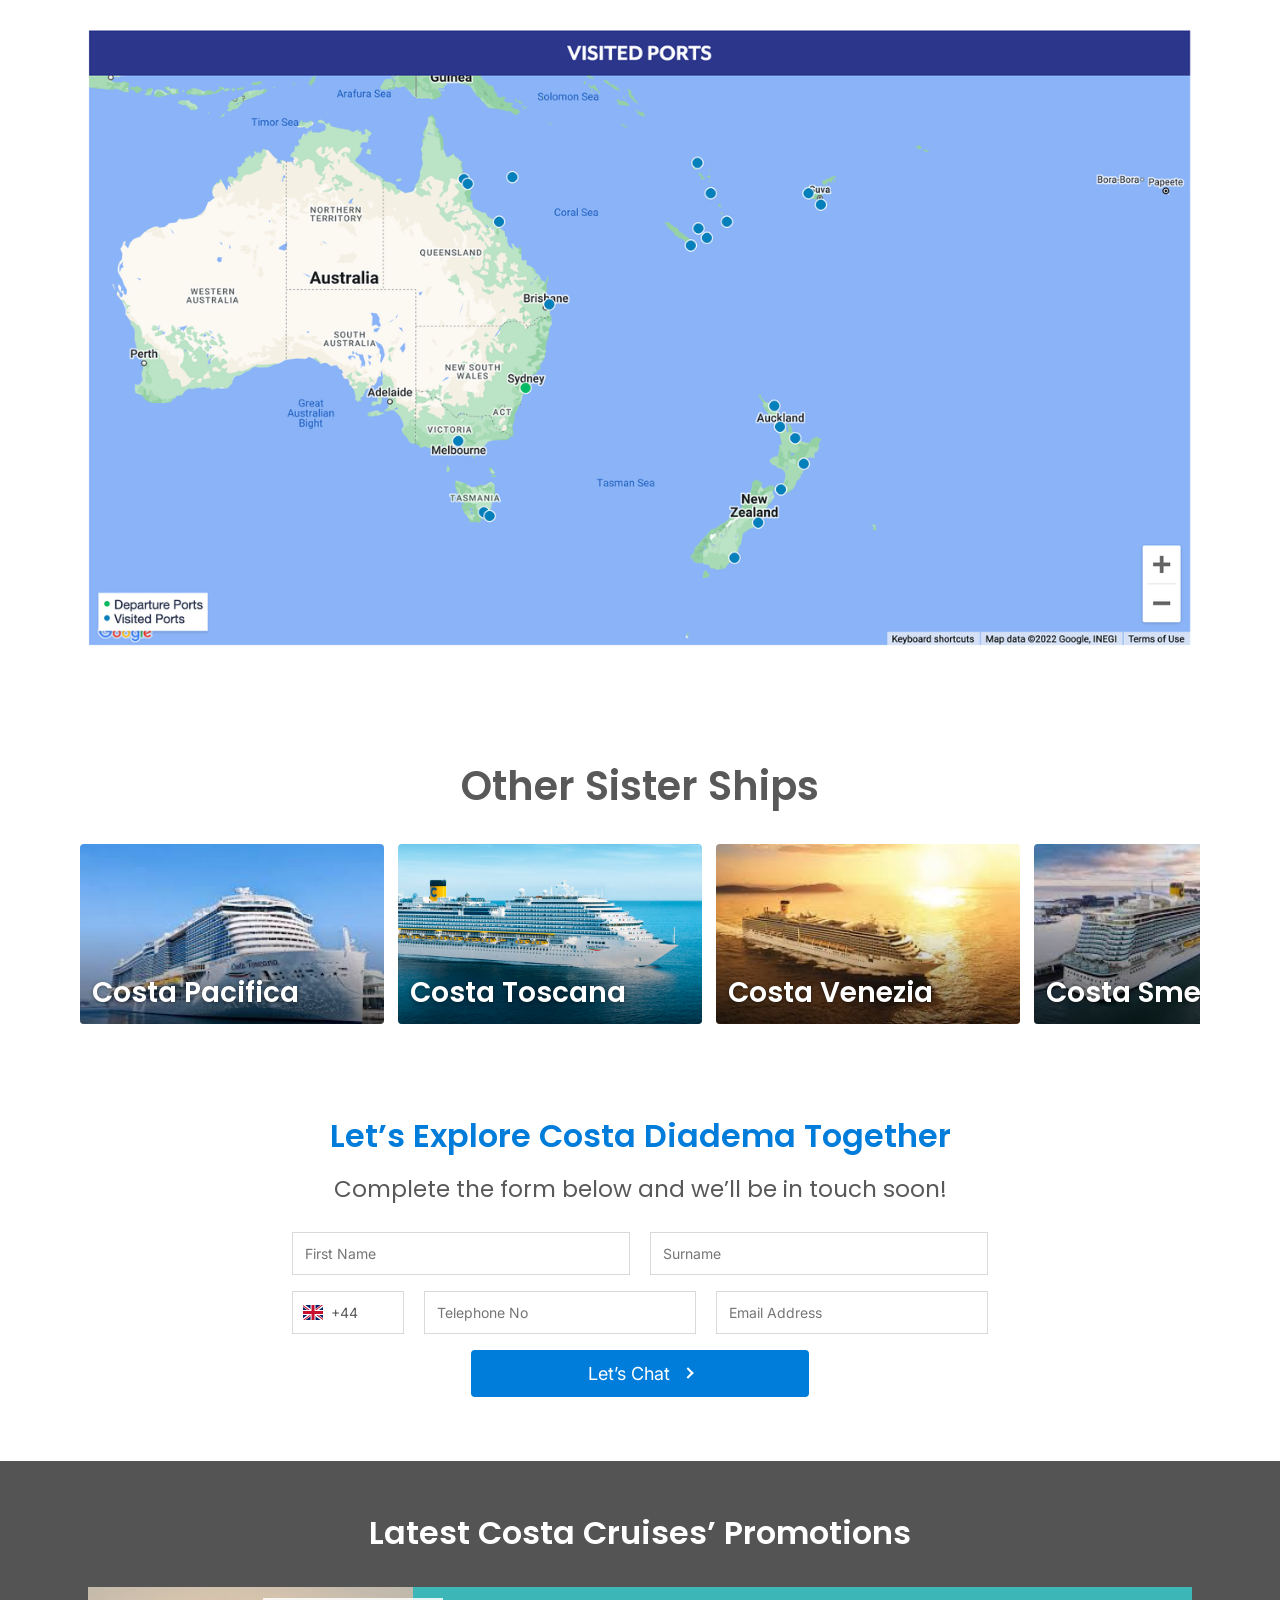
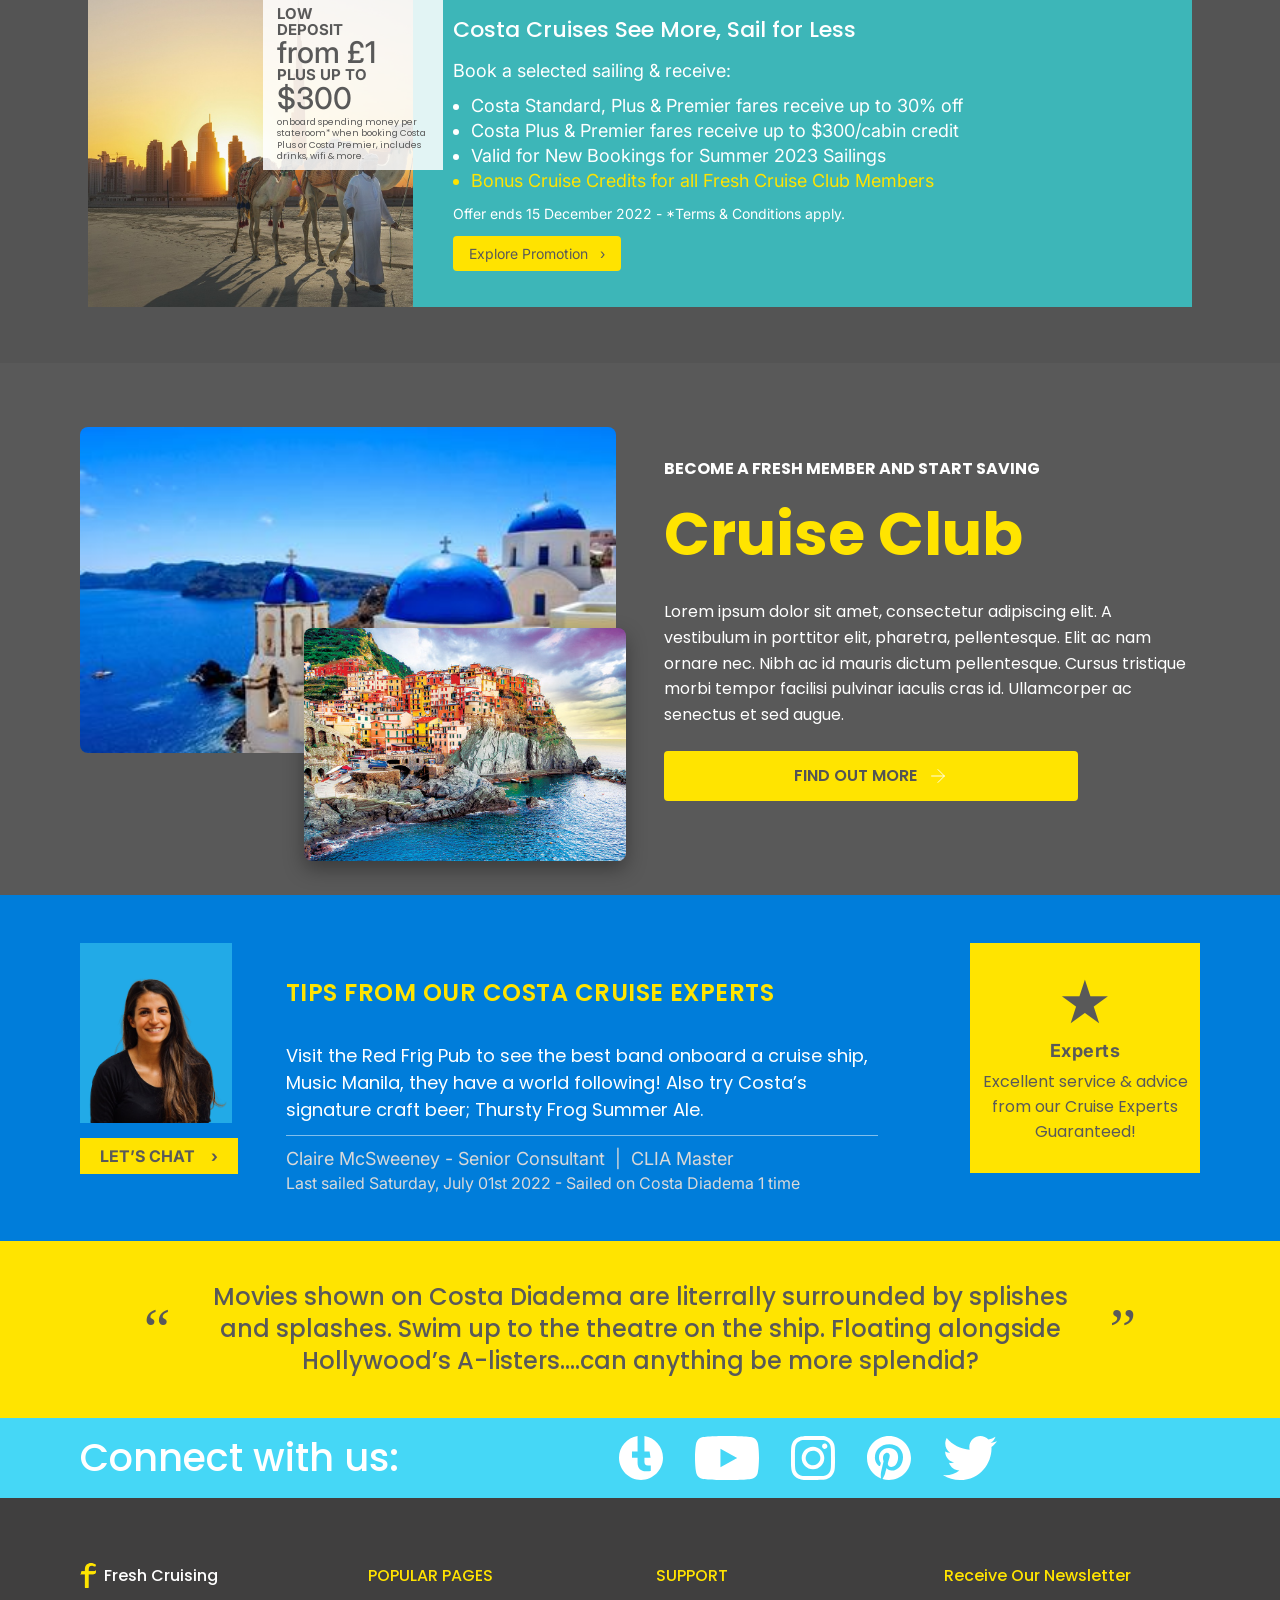
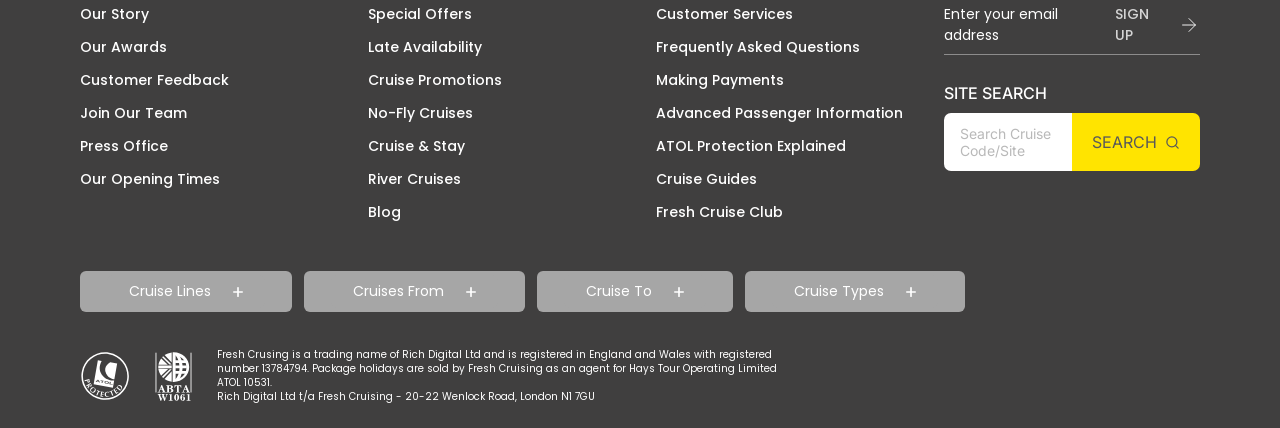
<file: cruise-landing.html>
<!DOCTYPE html>
<html lang="en">
<head>
  <meta charset="UTF-8" />
  <meta name="viewport" content="width=device-width, initial-scale=1.0" />
  <title>Costa Diadema — Fresh Cruising</title>
  <link rel="stylesheet" href="css/tokens.css" />
  <link rel="stylesheet" href="css/home.css" />
  <link rel="stylesheet" href="css/search.css" />
  <link rel="stylesheet" href="css/landing.css" />
</head>
<body class="inner">

  <!-- ===================== HERO ===================== -->
  <section class="land-hero">
    <img class="land-hero__bg" src="assets/img/land-ship.png" alt="Costa Diadema" />
    <header class="site-header" id="siteHeader">
      <div class="container">
        <nav class="nav">
          <a href="index.html"><img class="nav__logo" src="assets/img/logo.svg" alt="Fresh Cruising" /></a>
          <button class="nav__toggle" id="navToggle" aria-label="Menu"><span></span><span></span><span></span></button>
          <ul class="nav__links">
            <li class="has-mega"><a href="#" aria-haspopup="true" aria-expanded="false">Cruise Deals <svg viewBox="0 0 24 24" fill="none" stroke="currentColor" stroke-width="2.5" stroke-linecap="round" stroke-linejoin="round"><polyline points="6 9 12 15 18 9"/></svg></a>
              <div class="mega">
                <div class="mega__col"><h5>Todays Best Deals</h5><a href="#">Special Offers</a><a href="#">Late Availability</a><a href="#">Cruise Promotions</a><a href="#">Deal of the Week</a></div>
                <div class="mega__col"><h5>Save More</h5><a href="#">Bucket List Cruises</a><a href="#">No-Fly Cruises</a><a href="#">Cruise &amp; Stay</a><a href="#">Fresh Cruise Club</a></div>
              </div>
            </li>
            <li class="has-mega"><a href="#" aria-haspopup="true" aria-expanded="false">Cruise Lines <svg viewBox="0 0 24 24" fill="none" stroke="currentColor" stroke-width="2.5" stroke-linecap="round" stroke-linejoin="round"><polyline points="6 9 12 15 18 9"/></svg></a>
              <div class="mega">
                <div class="mega__col"><h5>Popular Lines</h5><a href="#">Royal Caribbean</a><a href="#">Celebrity Cruises</a><a href="#">P&amp;O Cruises</a><a href="#">Princess Cruises</a></div>
                <div class="mega__col"><h5>More Lines</h5><a href="#">MSC Cruises</a><a href="#">Norwegian Cruise Line</a><a href="#">Cunard</a><a href="#">Marella Cruises</a></div>
              </div>
            </li>
            <li class="has-mega"><a href="#" aria-haspopup="true" aria-expanded="false">Destinations <svg viewBox="0 0 24 24" fill="none" stroke="currentColor" stroke-width="2.5" stroke-linecap="round" stroke-linejoin="round"><polyline points="6 9 12 15 18 9"/></svg></a>
              <div class="mega">
                <div class="mega__col"><h5>Europe</h5><a href="#">Mediterranean</a><a href="#">Northern Europe</a><a href="#">Norwegian Fjords</a><a href="#">British Isles</a></div>
                <div class="mega__col"><h5>Worldwide</h5><a href="#">Caribbean</a><a href="#">Alaska</a><a href="#">Dubai &amp; Emirates</a><a href="#">Hawaii</a></div>
              </div>
            </li>
            <li class="has-mega"><a href="#" aria-haspopup="true" aria-expanded="false">Cruise Types <svg viewBox="0 0 24 24" fill="none" stroke="currentColor" stroke-width="2.5" stroke-linecap="round" stroke-linejoin="round"><polyline points="6 9 12 15 18 9"/></svg></a>
              <div class="mega">
                <div class="mega__col"><h5>By Style</h5><a href="#">No-Fly Cruises</a><a href="#">Cruise &amp; Stay</a><a href="#">River Cruises</a><a href="#">Luxury Cruises</a></div>
                <div class="mega__col"><h5>By Interest</h5><a href="#">Foodie Cruises</a><a href="#">Expedition Cruises</a><a href="#">Cruise &amp; Rail</a><a href="#">Adventure Cruises</a></div>
              </div>
            </li>
            <li><a href="#">Guides</a></li>
          </ul>
          <span class="nav__phone"><img src="assets/icons/phone.svg" alt="" />0800 1234 888</span>
          <div class="nav__icons"><img src="assets/icons/header-right.svg" alt="Search, wishlist, account" /></div>
        </nav>
      </div>
    </header>
    <div class="land-hero__title">
      <span class="explore">Let&rsquo;s Explore</span>
      <span class="ship">Costa Diadema</span>
      <span class="line"></span>
    </div>
  </section>

  <!-- ===================== INTRODUCTION ===================== -->
  <section class="intro">
    <div class="container">
      <div class="intro__top">
        <div class="intro__text">
          <h2>Welcome aboard the Costa Diadema</h2>
          <div class="body">
            <p>Costa Diadema is synonymous with the Italian dolce vita: it is being carefree, it is the breeze ruffling your hair, and it is always overlooking the sea.</p>
            <p>You&rsquo;ll be treated to new performances and shows each night, an aqua park on the highest deck of the ship, a next-generation spa and gym and so much more.</p>
            <p>Costa Diadema cares for the environment, paving the way for responsible innovation and increasingly sustainable cruise travel.</p>
          </div>
        </div>
        <img class="intro__img" src="assets/img/land-intro.png" alt="Costa Diadema" />
      </div>
      <div class="intro__facts">
        <div class="intro__video">
          <img class="thumb" src="assets/img/land-video.png" alt="" />
          <img class="play" src="assets/icons/land-play.svg" alt="Play video" />
        </div>
        <div class="intro__details">
          <h3>THE SHIP&rsquo;S DETAILS</h3>
          <div class="intro__stats">
            <div class="stat"><img src="assets/icons/land-cabins.svg" alt=""/><b>969</b><span>Balcony Cabins</span></div>
            <div class="stat"><img src="assets/icons/land-pools.svg" alt=""/><b>4</b><span>Swimming Pools</span></div>
            <div class="stat"><img src="assets/icons/land-rest.svg" alt=""/><b>13</b><span>Restaurants</span></div>
            <div class="stat"><img src="assets/icons/land-bars.svg" alt=""/><b>7</b><span>Bars &amp; Lounges</span></div>
          </div>
        </div>
      </div>
    </div>
  </section>

  <!-- ===================== ONBOARD ===================== -->
  <section class="onboard">
    <div class="container">
      <h2>Your Onboard Experience</h2>
      <p class="onboard__intro">Costa Diadema offers a holiday experience filled with lots of laughter, adventures and amazing dining experience. Solve a Murder Mystery, sip cocktails in one of the many bars or treat yourself to a refreshing spa treatment while the children have a great time at the Kids&rsquo; Club.</p>
      <div class="onboard__tabs">
        <span>Entertainment</span><span>Activities</span><span class="on">Food &amp; Drink</span><span>Wellbeing</span>
      </div>
      <div class="onboard__banner">
        <img src="assets/img/land-onboard.png" alt="" />
        <span class="kicker">Restaurants and Bars</span>
        <div class="content">
          <h3>Teppanyaki Restaurant</h3>
          <p>For a different type of experience, spend a night in an Oriental-style soft environment, where you can observe the craftsmanship of Japanese chefs.</p>
        </div>
        <div class="onboard__nav"><button aria-label="Previous">&lsaquo;</button><span class="odots"><i class="on"></i><i></i><i></i></span><button aria-label="Next">&rsaquo;</button></div>
        <a class="onboard__cta" href="#">LET&rsquo;S EXPLORE TOGETHER</a>
      </div>
    </div>
  </section>

  <!-- ===================== SPECIAL OFFERS ===================== -->
  <section class="sr land-offers">
    <div class="container">
      <div class="sec-head"><h2>Our Latest Costa Diadema Offers</h2><p>Discover Todays Hottest Deals - Saving You &pound;&pound;&pound;&rsquo;s</p></div>
      <div class="results" id="landResults">
        <article class="result">
          <div class="result__media">
            <img src="assets/img/sr-cruise.png" alt="Spanish Obsession &amp; Greek Discovery" />
            <div class="result__badge"><b>12</b><span>Days</span></div>
            <div class="result__acts"><img src="assets/icons/heart.svg" alt="Save"/><img src="assets/icons/sr-share.svg" alt="Share"/></div>
            <div class="result__dots"><i class="on"></i><i></i><i class="on"></i><i class="on"></i></div>
          </div>
          <div class="result__info">
            <div class="result__head">
              <div class="result__title"><span class="eyebrow">MEDITERRANEAN</span><h3>Spanish Obsession &amp; Greek Discovery</h3></div>
              <img class="result__logo" src="assets/icons/sr-celebrity.svg" alt="Celebrity Cruises" />
            </div>
            <div class="result__body">
              <div class="result__details">
                <div class="result__overview">
                  <div class="row"><img src="assets/icons/sr-ship.svg" alt=""/>10-nights full-board cruise aboard <a href="#">Costa Diadema</a></div>
                  <div class="row"><img src="assets/icons/sr-calendar.svg" alt=""/>1st June 2023 <span class="alt">(<a href="#">Alternative Dates</a>)</span></div>
                  <div class="row"><img src="assets/icons/sr-plane.svg" alt=""/>Flights from the London Gatwick <span class="alt">(<a href="#">Alternative Flights</a>)</span></div>
                  <div class="row"><img src="assets/icons/sr-hotel.svg" alt=""/>2-night Pre-Cruise Hotel</div>
                  <div class="row"><img src="assets/icons/sr-lock.svg" alt=""/>ATOL Protected</div>
                </div>
                <div class="result__itin">
                  <b>Itinerary:</b> <span class="route">Fly from the UK &bull; Palma (Embark) &bull; Malta &bull; Sicily &bull; Corfu &bull; Valencia &bull; Marseilles &bull; Fly to the UK</span> (<a href="#">Itinerary Map</a>)
                </div>
                <div class="result__incl">
                  <b>What&rsquo;s Included;</b>
                  Exclusive FREE on-board spend of up to $300, Exclusive FREE Stateroom upgrades*, Drinks, Gratuities, Free WiFi, Flights &amp; Hotels
                </div>
              </div>
              <div class="result__price">
                <span class="bpg">BEST PRICE GUARANTEED</span>
                <div class="result__lead">
                  <span class="pf">Prices from</span>
                  <b>&pound;599</b>
                  <span class="tot">Total for 2 guests from &pound;1,178</span>
                </div>
                <div class="cabins">
                  <div class="cabin sel"><span>Inside</span><img src="assets/icons/sr-check.svg" alt="selected"/></div>
                  <div class="cabin"><span>Outside</span><b>+&pound;30</b></div>
                  <div class="cabin"><span>Balcony</span><b>+&pound;80</b></div>
                  <div class="cabin"><span>Suite</span><b>+&pound;530</b></div>
                </div>
                <p class="result__upnote">Upgrade prices displayed are for reference only. You can choose a specific cabin in the next stage.</p>
                <a class="booknow" href="#"><span>BOOK NOW</span><img src="assets/icons/sr-arrow.svg" alt=""/></a>
              </div>
            </div>
          </div>
        </article>
      </div>
    </div>
  </section>

  <!-- ===================== CABINS ===================== -->
  <section class="cabins-sec">
    <div class="container">
      <h2>Check Out The Cabins</h2>
      <p class="cabins-sec__intro">The cabin categories include interior staterooms, ocean view (portholes, picture window, and forward-looking floor-to-ceiling window), balcony (four grades, up to an aft wrap-around balcony), and suites (three grades). Each of these categories has a &ldquo;Cloud 9 Spa&rdquo; variation, with complimentary spa access. Eighty percent of the cabins are outside; 80 percent of those staterooms have private balconies. Each cabin has a gift amenity basket in its bathroom.</p>
      <div class="cabins-types">
        <div class="cabins-type"><img src="assets/img/cab-interior.png" alt=""/><span>Interior</span></div>
        <div class="cabins-type"><img src="assets/img/cab-ocean.png" alt=""/><span>Ocean View</span></div>
        <div class="cabins-type on"><img src="assets/img/cab-balcony.png" alt=""/><span>Balcony</span></div>
        <div class="cabins-type"><img src="assets/img/cab-suite.png" alt=""/><span>Suite</span></div>
      </div>
      <div class="cabins-panel">
        <div class="cabins-panel__main">
          <h3 class="cabins-panel__title">CLUB INTERIOR STATEROOMS</h3>
          <div class="cabins-panel__desc">
            <p>When you book a stateroom, you&rsquo;ll love the polished style and stellar service in your own private retreat. You&rsquo;ll appreciate the finer touches included in every stateroom, but it takes more than a beautiful room to elevate a voyage from &ldquo;good&rdquo; to &ldquo;great.&rdquo; With Costa Cruises&reg;, you&rsquo;ll discover just how much professional service and a friendly attitude can add to your enjoyment.</p>
          </div>
          <div class="cabins-panel__lists">
            <div class="feat">
              <h4>Cabin Features:</h4>
              <p>Two lower beds convertible to one Queen size bed</p>
              <p>Some staterooms feature sofa bed</p>
              <p>40&rdquo; flat-screen TV</p>
              <p>Mini-bar</p>
              <p>Thermostat-controlled air conditioner</p>
              <p>Direct-dial telephone with voice mail</p>
              <p>Writing desk</p>
              <p>In-room safe</p>
              <p>Hand-held hairdryer</p>
              <p>USB ports under bedside reading lamps</p>
            </div>
            <div class="comp">
              <h4>Complimentary Features:</h4>
              <div class="ci"><img src="assets/icons/cab-check.svg" alt=""/>Luxurious cotton bed linens with duvet</div>
              <div class="ci"><img src="assets/icons/cab-check.svg" alt=""/>Terry bathrobes and slippers</div>
              <div class="ci"><img src="assets/icons/cab-check.svg" alt=""/>24-hour room service</div>
              <div class="ci"><img src="assets/icons/cab-check.svg" alt=""/>Fresh-cut flowers</div>
              <div class="ci"><img src="assets/icons/cab-check.svg" alt=""/>Tote bag</div>
              <div class="ci"><img src="assets/icons/cab-check.svg" alt=""/>Use of umbrella</div>
              <div class="ci"><img src="assets/icons/cab-check.svg" alt=""/>Shoe shine-service</div>
              <div class="ci"><img src="assets/icons/cab-check.svg" alt=""/>Turndown treats</div>
            </div>
          </div>
          <a class="cabins-cta" href="#">LET&rsquo;S EXPLORE TOGETHER</a>
        </div>
        <div class="cabins-glance">
          <h4>STATEROOM AT A GLANCE</h4>
          <img class="pic" src="assets/img/cab-glance.png" alt="Stateroom" />
          <span class="zoom">Zoom in &#128269;</span>
          <div class="spec"><span class="k">Average Cabin Size:</span><span class="v">143 sq ft. (13.3 sq m)</span></div>
          <div class="spec"><span class="k">Average Balcony Size:</span><span class="v">86.11 sq ft (8.0 sq m)</span></div>
          <div class="codes-lbl">Cabin Codes</div>
          <div class="codes"><span style="background:#a0a770">SS</span><span style="background:#f9dca1">CS</span><span style="background:#dadfc4">GS</span><span style="background:#fceeca">OS</span><span style="background:#c2c6a5">JS</span><span style="background:#fed480">ST</span></div>
          <p class="note">Please note: Cabins may vary in size and configuration from that pictured.</p>
        </div>
      </div>
    </div>
  </section>

  <!-- ===================== DECK PLANS ===================== -->
  <section class="deckplans">
    <div class="container">
      <h2>Deck Plans</h2>
      <p class="deckplans__intro">Explore some of Costa Diadema&rsquo;s deck plans. While she may be similar to other cruise ships, you may find small nuances with her build-out and her Mediterranean-based story.</p>
      <a class="deckplans__view" href="#">View detailed deck plan <svg viewBox="0 0 24 24" fill="none" stroke="currentColor" stroke-width="2" stroke-linecap="round" stroke-linejoin="round"><circle cx="11" cy="11" r="7"/><line x1="21" y1="21" x2="16.65" y2="16.65"/></svg></a>
      <div class="deckplans__select"><span class="lbl">Select a deck:</span><span class="sel">Deck 1 (Low)</span></div>
      <img class="overview" src="assets/img/deck-overview.png" alt="Deck overview" />
      <a class="deckplans__zoom" href="#">Zoom in &#128269;</a>
      <h3 class="deckplans__deck">Deck 1 (Low) Plan</h3>
      <img class="detail" src="assets/img/deck-detail.png" alt="Deck 1 plan" />
    </div>
  </section>

  <!-- ===================== DESTINATIONS & PORTS ===================== -->
  <section class="landdest">
    <div class="container">
      <h2>Destinations &amp; Ports</h2>
      <img src="assets/img/dest-map.png" alt="Destinations &amp; ports map" />
    </div>
  </section>

  <!-- ===================== SISTER SHIPS ===================== -->
  <section class="sisterships">
    <div class="container">
      <h2>Other Sister Ships</h2>
      <div class="sisterships__scroll">
        <div class="sistership"><img src="assets/img/ship2.png" alt=""/><span>Costa Pacifica</span></div>
        <div class="sistership"><img src="assets/img/ship3.png" alt=""/><span>Costa Toscana</span></div>
        <div class="sistership"><img src="assets/img/ship4.png" alt=""/><span>Costa Venezia</span></div>
        <div class="sistership"><img src="assets/img/ship1.png" alt=""/><span>Costa Smerelda</span></div>
        <div class="sistership"><img src="assets/img/ship1.png" alt=""/><span>Costa Deliziosa</span></div>
        <div class="sistership"><img src="assets/img/ship1.png" alt=""/><span>Costa Firenze</span></div>
      </div>
    </div>
  </section>

  <!-- ===================== CONTACT FORM ===================== -->
  <section class="contactf">
    <div class="container">
      <h2>Let&rsquo;s Explore Costa Diadema Together</h2>
      <p class="sub">Complete the form below and we&rsquo;ll be in touch soon!</p>
      <form onsubmit="return false">
        <div class="frow"><input type="text" placeholder="First Name" /><input type="text" placeholder="Surname" /></div>
        <div class="frow"><span class="tel"><img src="assets/icons/flag-gb.svg" alt="UK"/>+44</span><input type="tel" placeholder="Telephone No" /><input type="email" placeholder="Email Address" /></div>
        <button class="btn-chat" type="submit">Let&rsquo;s Chat</button>
      </form>
    </div>
  </section>

  <!-- ===================== PROMO ===================== -->
  <section class="landpromo">
    <div class="container">
      <h2>Latest Costa Cruises&rsquo; Promotions</h2>
      <div class="landpromo__row">
        <div class="landpromo__img">
          <img src="assets/img/promo-dubai.png" alt="" />
          <div class="landpromo__badge">
            <div class="lbl">LOW<br>DEPOSIT</div>
            <div class="big">from &pound;1</div>
            <div class="lbl">PLUS UP TO</div>
            <div class="big">$300</div>
            <div class="fine">onboard spending money per stateroom* when booking Costa Plus or Costa Premier, includes drinks, wifi &amp; more.</div>
          </div>
        </div>
        <div class="landpromo__deal">
          <h3>Costa Cruises See More, Sail for Less</h3>
          <div class="lead">Book a selected sailing &amp; receive:</div>
          <ul>
            <li>Costa Standard, Plus &amp; Premier fares receive up to 30% off</li>
            <li>Costa Plus &amp; Premier fares receive up to $300/cabin credit</li>
            <li>Valid for New Bookings for Summer 2023 Sailings</li>
            <li class="gold">Bonus Cruise Credits for all Fresh Cruise Club Members</li>
          </ul>
          <div class="terms">Offer ends 15 December 2022 - *Terms &amp; Conditions apply.</div>
          <a class="btn3" href="#">Explore Promotion</a>
        </div>
      </div>
    </div>
  </section>

  <!-- ===================== CRUISE CLUB ===================== -->
  <section class="section clubsec">
    <div class="container">
      <div class="club-media"><img class="main" src="assets/img/cc-santorini.png" alt=""/><img class="thumb" src="assets/img/cc-italy.png" alt=""/></div>
      <div class="club-text">
        <span class="eyebrow" style="color:#fff">BECOME A FRESH MEMBER AND START SAVING</span>
        <h2 style="color:var(--yellow)">Cruise Club</h2>
        <p>Lorem ipsum dolor sit amet, consectetur adipiscing elit. A vestibulum in porttitor elit, pharetra, pellentesque. Elit ac nam ornare nec. Nibh ac id mauris dictum pellentesque. Cursus tristique morbi tempor facilisi pulvinar iaculis cras id. Ullamcorper ac senectus et sed augue.</p>
        <a class="btn btn--yellow" href="#">FIND OUT MORE <img src="assets/icons/arrow-left.svg" class="arrow-r" alt=""/></a>
      </div>
    </div>
  </section>

  <!-- ===================== SALES AGENTS ===================== -->
  <section class="agents">
    <div class="container">
      <div class="agents__row">
        <div class="agents__card">
          <div class="agents__photo">
            <img src="assets/img/agent.png" alt="Cruise expert" />
            <a class="btn4" href="#">LET&rsquo;S CHAT</a>
          </div>
          <div class="agents__tip">
            <h4>TIPS FROM OUR COSTA CRUISE EXPERTS</h4>
            <p class="txt">Visit the Red Frig Pub to see the best band onboard a cruise ship, Music Manila, they have a world following! Also try Costa&rsquo;s signature craft beer; Thursty Frog Summer Ale.</p>
            <hr>
            <div class="meta">Claire McSweeney - Senior Consultant &nbsp;|&nbsp; CLIA Master</div>
            <div class="meta2">Last sailed Saturday, July 01st 2022 - Sailed on Costa Diadema 1 time</div>
          </div>
        </div>
        <div class="agents__badge">
          <span class="num">&#9733;</span>
          <b>Experts</b>
          <p>Excellent service &amp; advice from our Cruise Experts Guaranteed!</p>
        </div>
      </div>
    </div>
  </section>

  <!-- ===================== HIGHLIGHTS ===================== -->
  <section class="landhighlights">
    <div class="container">
      <span class="q">&ldquo;</span>
      <p>Movies shown on Costa Diadema are literrally surrounded by splishes and splashes. Swim up to the theatre on the ship. Floating alongside Hollywood&rsquo;s A-listers....can anything be more splendid?</p>
      <span class="q">&rdquo;</span>
    </div>
  </section>

  <!-- ===================== CONNECT WITH US ===================== -->
  <section class="connect">
    <div class="container">
      <span class="connect__title">Connect with us:</span>
      <div class="connect__icons">
        <a href="#" aria-label="Facebook"><img src="assets/icons/social-fb.svg" alt="Facebook"/></a>
        <a href="#" aria-label="YouTube"><img src="assets/icons/social-yt.svg" alt="YouTube"/></a>
        <a href="#" aria-label="Instagram"><img src="assets/icons/social-ig.svg" alt="Instagram"/></a>
        <a href="#" aria-label="Pinterest"><img src="assets/icons/social-pin.svg" alt="Pinterest"/></a>
        <a href="#" aria-label="Twitter"><img src="assets/icons/social-tw.svg" alt="Twitter"/></a>
      </div>
    </div>
  </section>

  <!-- ===================== FOOTER ===================== -->
  <footer class="foot">
    <div class="container">
      <div class="foot__grid">
        <div class="foot__col brand">
          <h4><img src="assets/icons/f-freshmark.svg" alt="" style="width:16px"/> Fresh Cruising</h4>
          <a href="#">Our Story</a><a href="#">Our Awards</a><a href="#">Customer Feedback</a><a href="#">Join Our Team</a><a href="#">Press Office</a><a href="#">Our Opening Times</a>
        </div>
        <div class="foot__col">
          <h4>POPULAR PAGES</h4>
          <a href="#">Special Offers</a><a href="#">Late Availability</a><a href="#">Cruise Promotions</a><a href="#">No-Fly Cruises</a><a href="#">Cruise &amp; Stay</a><a href="#">River Cruises</a><a href="#">Blog</a>
        </div>
        <div class="foot__col">
          <h4>SUPPORT</h4>
          <a href="#">Customer Services</a><a href="#">Frequently Asked Questions</a><a href="#">Making Payments</a><a href="#">Advanced Passenger Information</a><a href="#">ATOL Protection Explained</a><a href="#">Cruise Guides</a><a href="#">Fresh Cruise Club</a>
        </div>
        <div class="foot__col foot__news">
          <h4>Receive Our Newsletter</h4>
          <div class="signup"><span>Enter your email address</span><b>SIGN UP <img src="assets/icons/arrow-left.svg" alt=""/></b></div>
          <div class="foot__ss">
            <div class="h">SITE SEARCH</div>
            <div class="box"><span class="inp">Search Cruise Code/Site</span><span class="btn2">SEARCH <img src="assets/icons/f-search.svg" alt=""/></span></div>
          </div>
        </div>
      </div>
      <div class="foot__pills" id="footPills">
        <div class="pill"><button class="pill__head" aria-expanded="false">Cruise Lines <img src="assets/icons/f-plus.svg" alt=""/></button><div class="pill__body"><a href="#">Royal Caribbean</a><a href="#">Celebrity Cruises</a><a href="#">P&amp;O Cruises</a><a href="#">Princess Cruises</a><a href="#">MSC Cruises</a><a href="#">Norwegian Cruise Line</a></div></div>
        <div class="pill"><button class="pill__head" aria-expanded="false">Cruises From <img src="assets/icons/f-plus.svg" alt=""/></button><div class="pill__body"><a href="#">Southampton</a><a href="#">Dover</a><a href="#">Liverpool</a><a href="#">Newcastle</a><a href="#">Barcelona</a><a href="#">Miami</a></div></div>
        <div class="pill"><button class="pill__head" aria-expanded="false">Cruise To <img src="assets/icons/f-plus.svg" alt=""/></button><div class="pill__body"><a href="#">Mediterranean</a><a href="#">Caribbean</a><a href="#">Northern Europe</a><a href="#">Alaska</a><a href="#">Dubai &amp; Emirates</a><a href="#">Hawaii</a></div></div>
        <div class="pill"><button class="pill__head" aria-expanded="false">Cruise Types <img src="assets/icons/f-plus.svg" alt=""/></button><div class="pill__body"><a href="#">No-Fly Cruises</a><a href="#">Cruise &amp; Stay</a><a href="#">River Cruises</a><a href="#">Luxury Cruises</a><a href="#">Foodie Cruises</a><a href="#">Adventure Cruises</a></div></div>
      </div>
      <div class="foot__legal">
        <img class="atol" src="assets/icons/f-atol.svg" alt="ATOL"/>
        <img class="abta" src="assets/icons/f-abta.svg" alt="ABTA"/>
        <p>Fresh Crusing is a trading name of Rich Digital Ltd and is registered in England and Wales with registered number 13784794. Package holidays are sold by Fresh Cruising as an agent for Hays Tour Operating Limited ATOL 10531.<br>Rich Digital Ltd t/a Fresh Cruising - 20-22 Wenlock Road, London N1 7GU</p>
      </div>
    </div>
  </footer>

  <script>
    (function () {
      const list = document.getElementById("landResults");
      const row = list && list.querySelector(".result");
      if (row) list.appendChild(row.cloneNode(true));
    })();
  </script>
  <script src="js/app.js"></script>
</body>
</html>
</file>
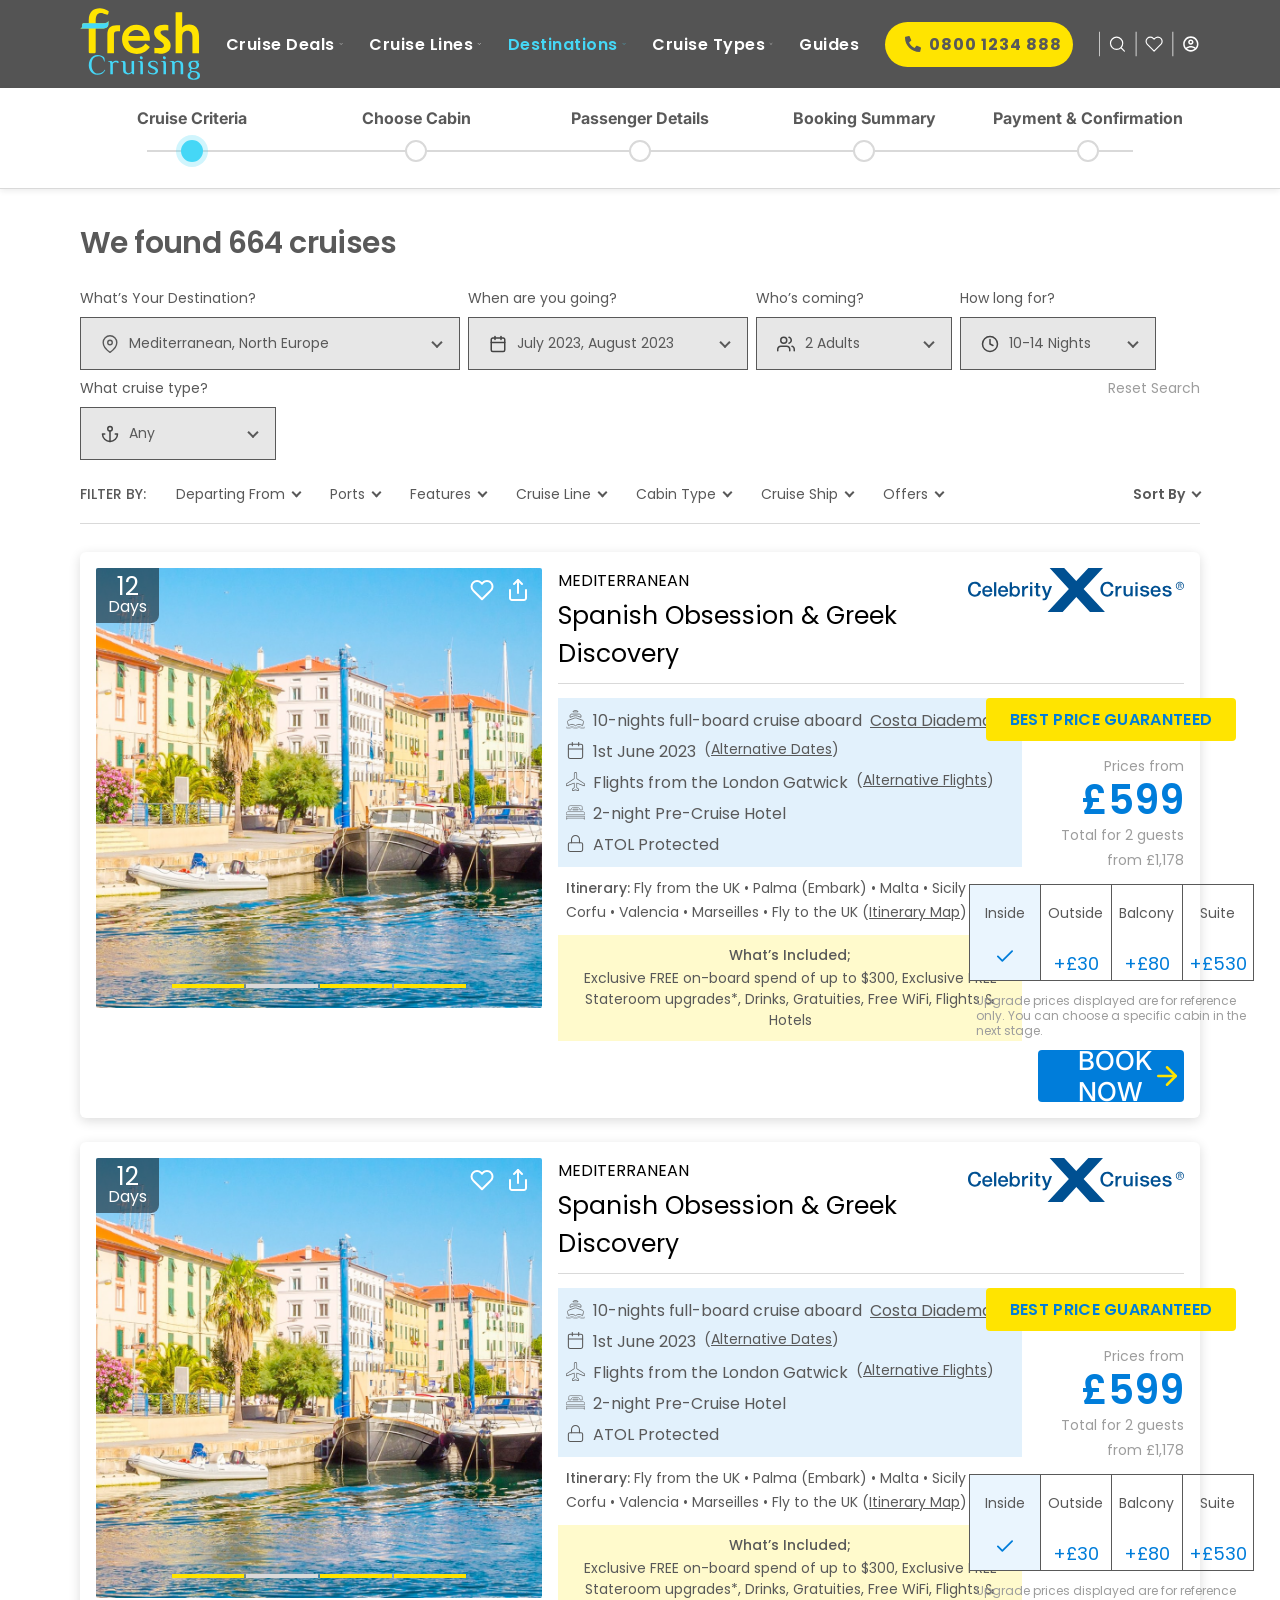
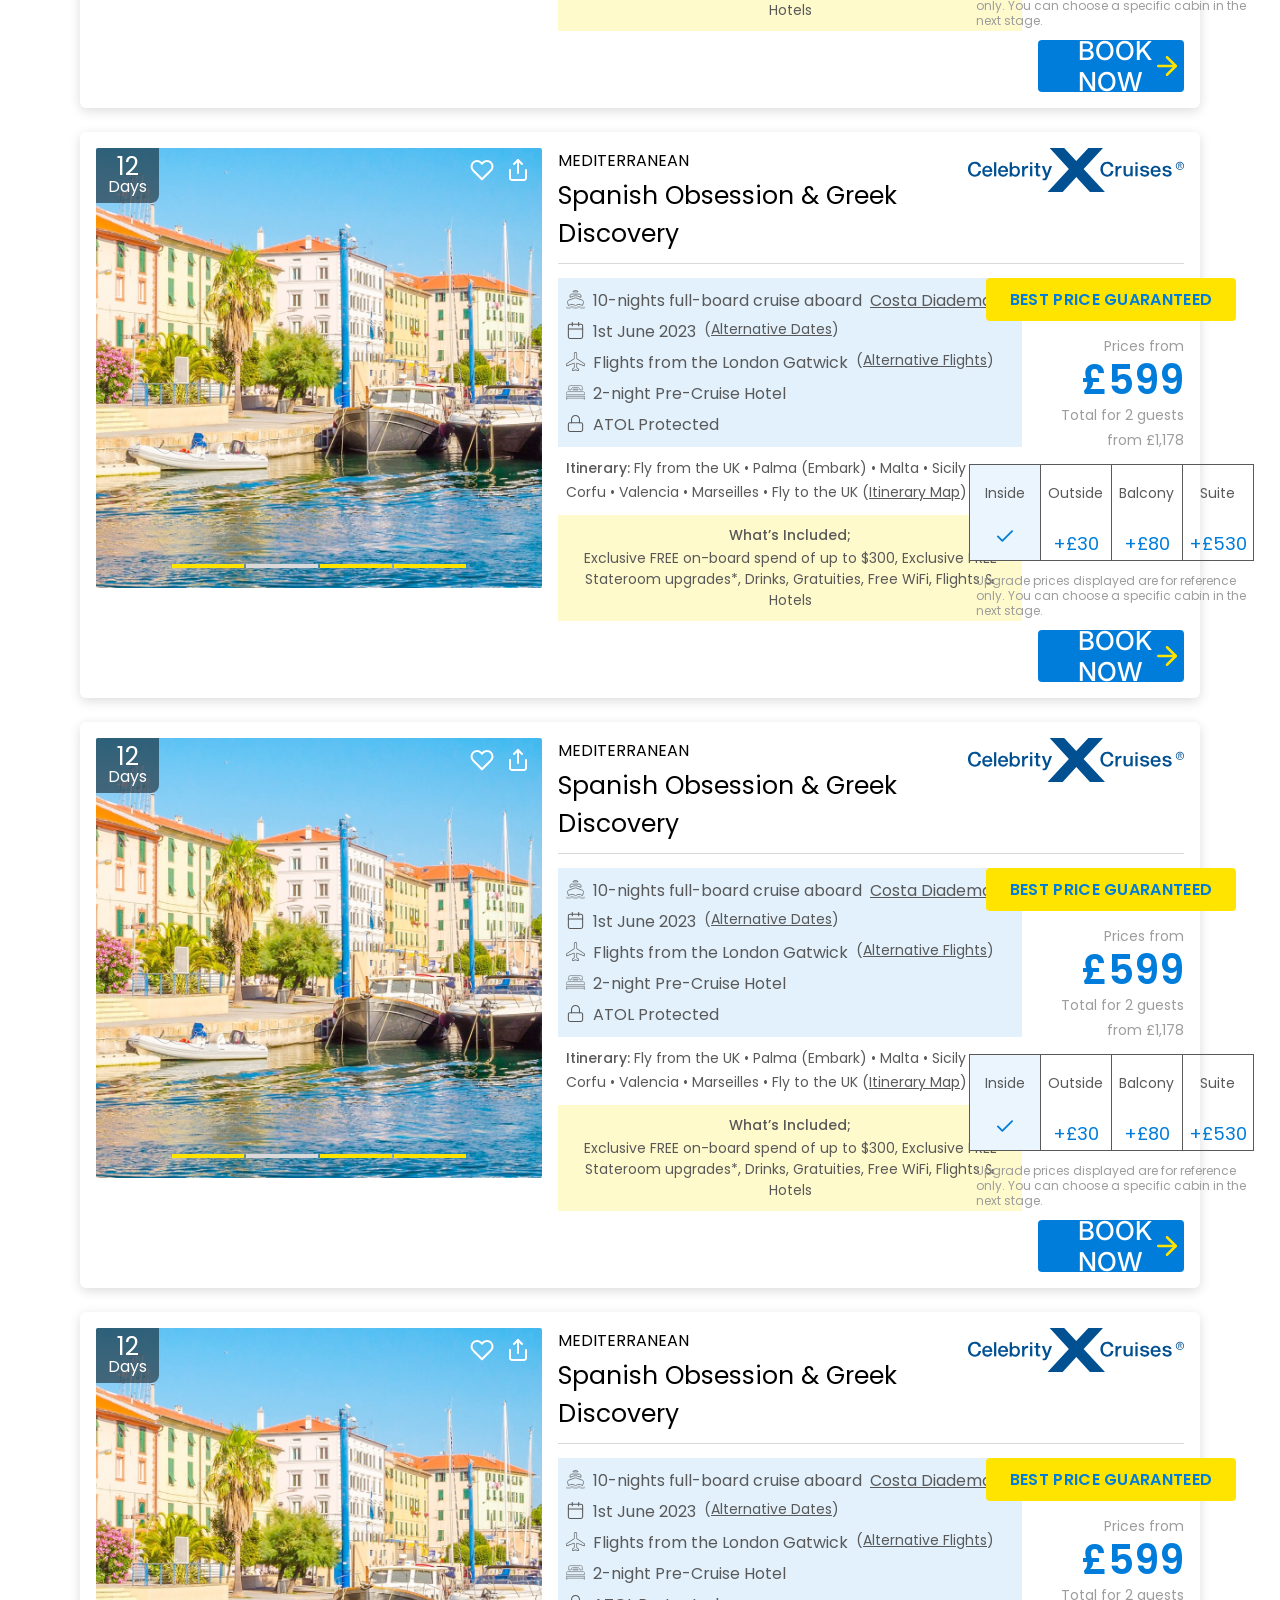
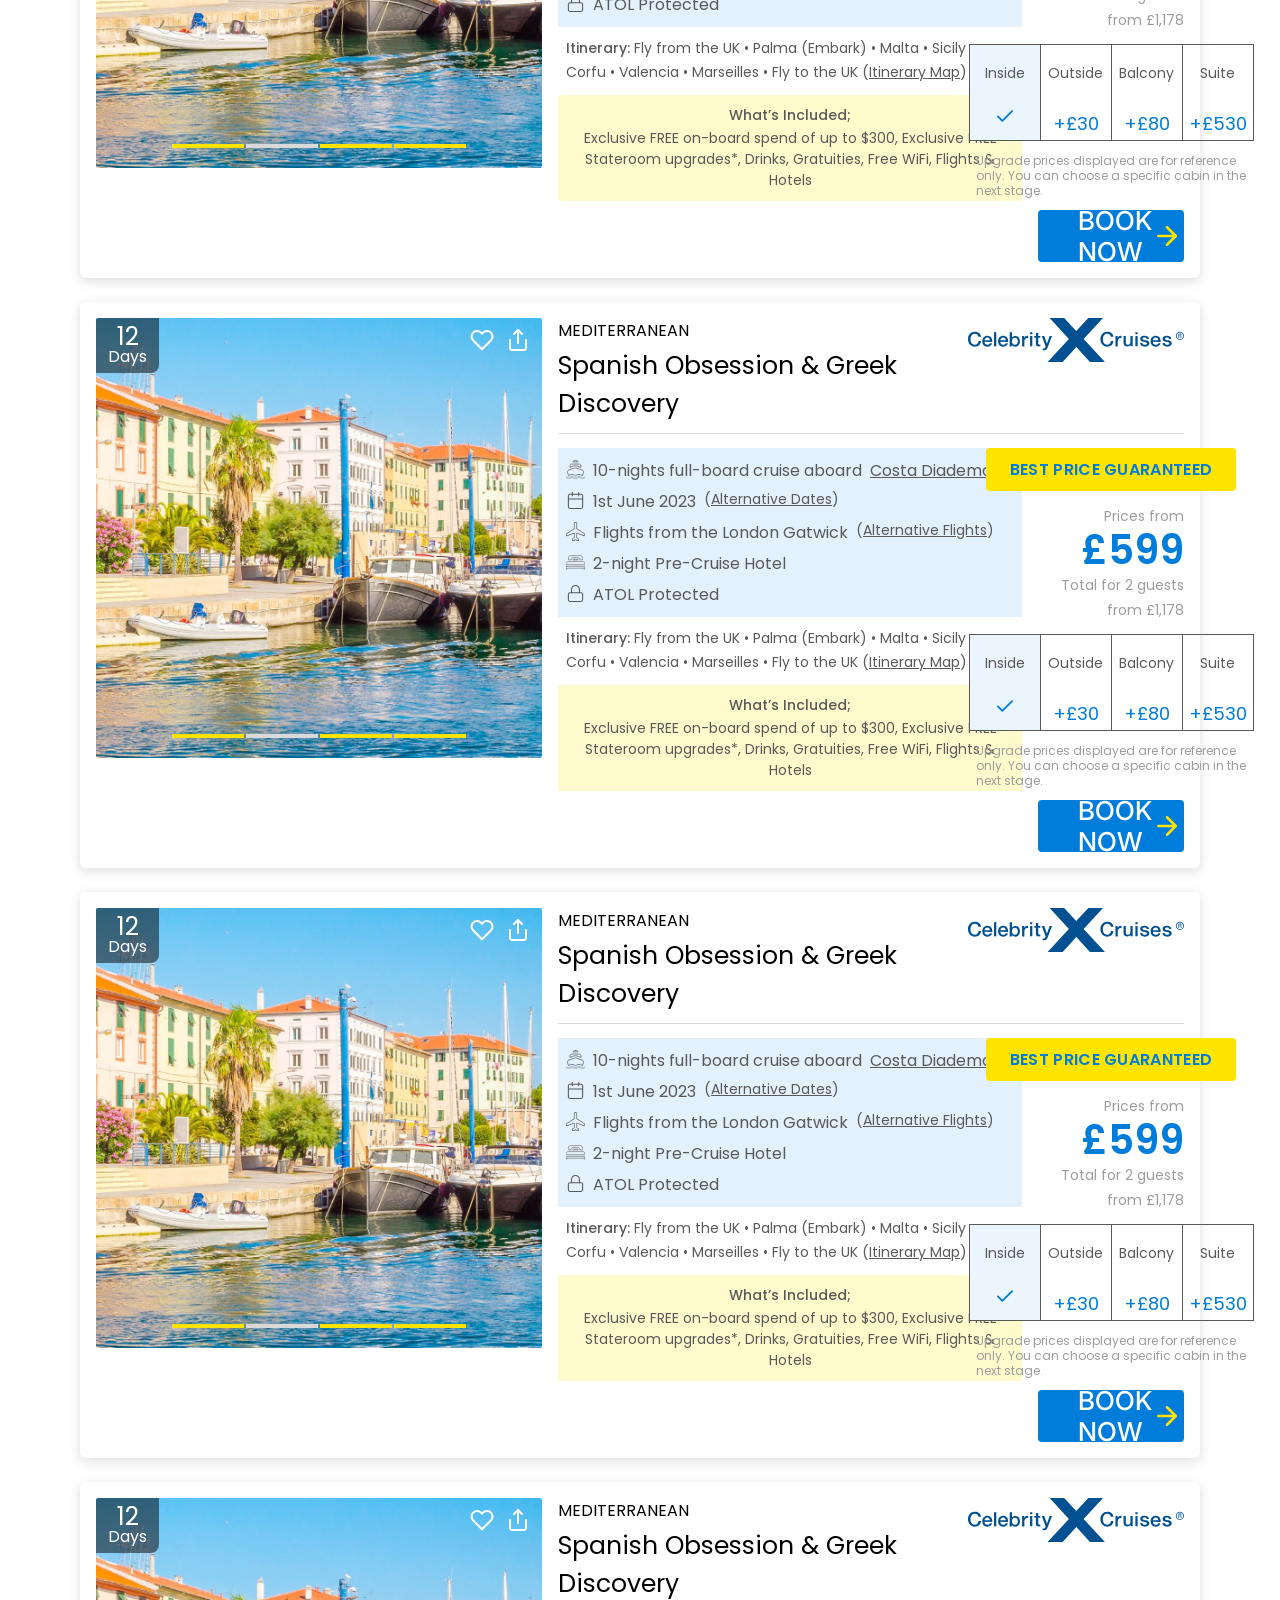
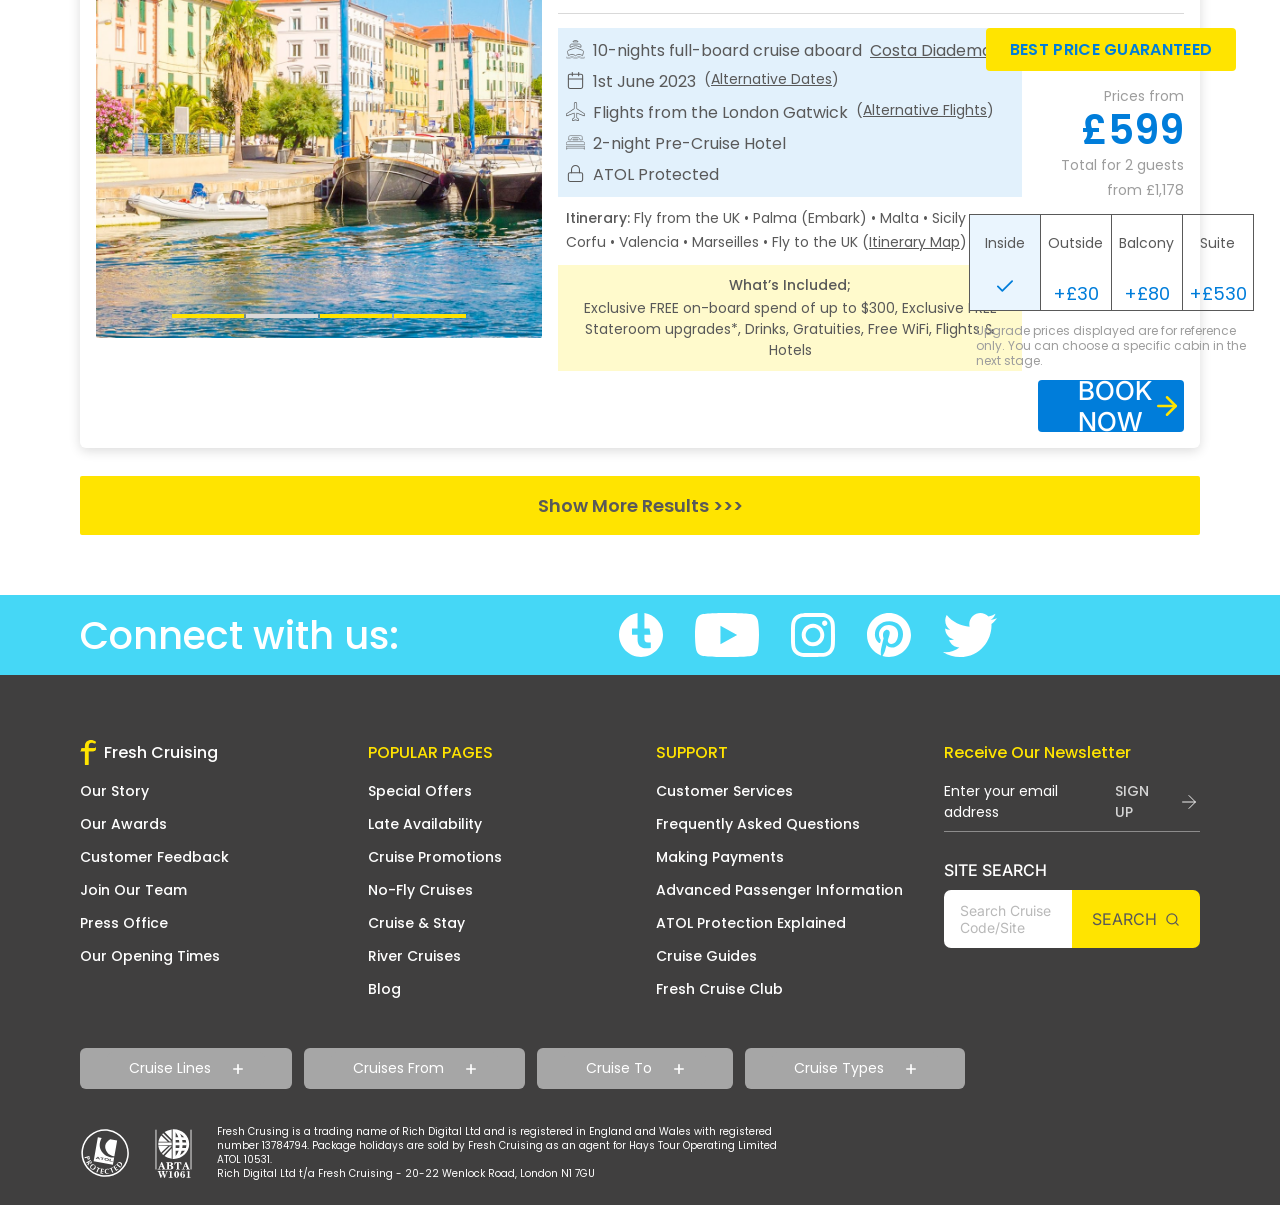
<file: search-results.html>
<!DOCTYPE html>
<html lang="en">
<head>
  <meta charset="UTF-8" />
  <meta name="viewport" content="width=device-width, initial-scale=1.0" />
  <title>Search Results — Fresh Cruising</title>
  <link rel="stylesheet" href="css/tokens.css" />
  <link rel="stylesheet" href="css/home.css" />
  <link rel="stylesheet" href="css/search.css" />
</head>
<body class="inner">

  <!-- ===================== NAV (solid) ===================== -->
  <header class="site-header site-header--solid" id="siteHeader">
    <div class="container">
      <nav class="nav">
        <a href="index.html"><img class="nav__logo" src="assets/img/logo.svg" alt="Fresh Cruising" /></a>
        <button class="nav__toggle" id="navToggle" aria-label="Menu"><span></span><span></span><span></span></button>
        <ul class="nav__links">
          <li class="has-mega"><a href="#" aria-haspopup="true" aria-expanded="false">Cruise Deals <svg viewBox="0 0 24 24" fill="none" stroke="currentColor" stroke-width="2.5" stroke-linecap="round" stroke-linejoin="round"><polyline points="6 9 12 15 18 9"/></svg></a>
            <div class="mega">
              <div class="mega__col"><h5>Todays Best Deals</h5><a href="#">Special Offers</a><a href="#">Late Availability</a><a href="#">Cruise Promotions</a><a href="#">Deal of the Week</a></div>
              <div class="mega__col"><h5>Save More</h5><a href="#">Bucket List Cruises</a><a href="#">No-Fly Cruises</a><a href="#">Cruise &amp; Stay</a><a href="#">Fresh Cruise Club</a></div>
            </div>
          </li>
          <li class="has-mega"><a href="#" aria-haspopup="true" aria-expanded="false">Cruise Lines <svg viewBox="0 0 24 24" fill="none" stroke="currentColor" stroke-width="2.5" stroke-linecap="round" stroke-linejoin="round"><polyline points="6 9 12 15 18 9"/></svg></a>
            <div class="mega">
              <div class="mega__col"><h5>Popular Lines</h5><a href="#">Royal Caribbean</a><a href="#">Celebrity Cruises</a><a href="#">P&amp;O Cruises</a><a href="#">Princess Cruises</a></div>
              <div class="mega__col"><h5>More Lines</h5><a href="#">MSC Cruises</a><a href="#">Norwegian Cruise Line</a><a href="#">Cunard</a><a href="#">Marella Cruises</a></div>
            </div>
          </li>
          <li class="has-mega"><a href="#" class="active" aria-haspopup="true" aria-expanded="false">Destinations <svg viewBox="0 0 24 24" fill="none" stroke="currentColor" stroke-width="2.5" stroke-linecap="round" stroke-linejoin="round"><polyline points="6 9 12 15 18 9"/></svg></a>
            <div class="mega">
              <div class="mega__col"><h5>Europe</h5><a href="#">Mediterranean</a><a href="#">Northern Europe</a><a href="#">Norwegian Fjords</a><a href="#">British Isles</a></div>
              <div class="mega__col"><h5>Worldwide</h5><a href="#">Caribbean</a><a href="#">Alaska</a><a href="#">Dubai &amp; Emirates</a><a href="#">Hawaii</a></div>
            </div>
          </li>
          <li class="has-mega"><a href="#" aria-haspopup="true" aria-expanded="false">Cruise Types <svg viewBox="0 0 24 24" fill="none" stroke="currentColor" stroke-width="2.5" stroke-linecap="round" stroke-linejoin="round"><polyline points="6 9 12 15 18 9"/></svg></a>
            <div class="mega">
              <div class="mega__col"><h5>By Style</h5><a href="#">No-Fly Cruises</a><a href="#">Cruise &amp; Stay</a><a href="#">River Cruises</a><a href="#">Luxury Cruises</a></div>
              <div class="mega__col"><h5>By Interest</h5><a href="#">Foodie Cruises</a><a href="#">Expedition Cruises</a><a href="#">Cruise &amp; Rail</a><a href="#">Adventure Cruises</a></div>
            </div>
          </li>
          <li><a href="#">Guides</a></li>
        </ul>
        <span class="nav__phone"><img src="assets/icons/phone.svg" alt="" />0800 1234 888</span>
        <div class="nav__icons"><img src="assets/icons/header-right.svg" alt="Search, wishlist, account" /></div>
      </nav>
    </div>
  </header>

  <!-- ===================== BOOKING STEPS ===================== -->
  <section class="steps">
    <div class="container">
      <div class="steps__row">
        <div class="step active"><span>Cruise Criteria</span><i class="dot"></i></div>
        <div class="step"><span>Choose Cabin</span><i class="dot"></i></div>
        <div class="step"><span>Passenger Details</span><i class="dot"></i></div>
        <div class="step"><span>Booking Summary</span><i class="dot"></i></div>
        <div class="step"><span>Payment &amp; Confirmation</span><i class="dot"></i></div>
      </div>
    </div>
  </section>

  <!-- ===================== RESULTS ===================== -->
  <main class="sr">
    <div class="container">
      <h1 class="sr__count">We found 664 cruises</h1>

      <div class="sr__selections">
        <label class="sr__field sr__field--dest"><span>What&rsquo;s Your Destination?</span><span class="sel"><img class="ic" src="assets/icons/dest.svg" alt=""/><span class="val">Mediterranean, North Europe</span></span></label>
        <label class="sr__field sr__field--when"><span>When are you going?</span><span class="sel"><img class="ic" src="assets/icons/calendar.svg" alt=""/><span class="val">July 2023, August 2023</span></span></label>
        <label class="sr__field sr__field--who"><span>Who&rsquo;s coming?</span><span class="sel"><img class="ic" src="assets/icons/users.svg" alt=""/><span class="val">2 Adults</span></span></label>
        <label class="sr__field sr__field--long"><span>How long for?</span><span class="sel"><img class="ic" src="assets/icons/clock.svg" alt=""/><span class="val">10-14 Nights</span></span></label>
        <label class="sr__field sr__field--type"><span>What cruise type?</span><span class="sel"><img class="ic" src="assets/icons/anchor.svg" alt=""/><span class="val">Any</span></span></label>
        <a class="sr__reset" href="index.html"><img src="assets/icons/rotate-cw.svg" alt=""/>Reset Search</a>
      </div>

      <div class="sr__filters">
        <span class="flabel">FILTER BY:</span>
        <span class="fitem">Departing From</span>
        <span class="fitem">Ports</span>
        <span class="fitem">Features</span>
        <span class="fitem">Cruise Line</span>
        <span class="fitem">Cabin Type</span>
        <span class="fitem">Cruise Ship</span>
        <span class="fitem">Offers</span>
        <span class="sr__sortby fitem">Sort By</span>
      </div>

      <div class="results" id="results">
        <article class="result">
          <div class="result__media">
            <img src="assets/img/sr-cruise.png" alt="Spanish Obsession &amp; Greek Discovery" />
            <div class="result__badge"><b>12</b><span>Days</span></div>
            <div class="result__acts"><img src="assets/icons/heart.svg" alt="Save"/><img src="assets/icons/sr-share.svg" alt="Share"/></div>
            <div class="result__dots"><i class="on"></i><i></i><i class="on"></i><i class="on"></i></div>
          </div>
          <div class="result__info">
            <div class="result__head">
              <div class="result__title"><span class="eyebrow">MEDITERRANEAN</span><h3>Spanish Obsession &amp; Greek Discovery</h3></div>
              <img class="result__logo" src="assets/icons/sr-celebrity.svg" alt="Celebrity Cruises" />
            </div>
            <div class="result__body">
              <div class="result__details">
                <div class="result__overview">
                  <div class="row"><img src="assets/icons/sr-ship.svg" alt=""/>10-nights full-board cruise aboard <a href="#">Costa Diadema</a></div>
                  <div class="row"><img src="assets/icons/sr-calendar.svg" alt=""/>1st June 2023 <span class="alt">(<a href="#">Alternative Dates</a>)</span></div>
                  <div class="row"><img src="assets/icons/sr-plane.svg" alt=""/>Flights from the London Gatwick <span class="alt">(<a href="#">Alternative Flights</a>)</span></div>
                  <div class="row"><img src="assets/icons/sr-hotel.svg" alt=""/>2-night Pre-Cruise Hotel</div>
                  <div class="row"><img src="assets/icons/sr-lock.svg" alt=""/>ATOL Protected</div>
                </div>
                <div class="result__itin">
                  <b>Itinerary:</b> <span class="route">Fly from the UK &bull; Palma (Embark) &bull; Malta &bull; Sicily &bull; Corfu &bull; Valencia &bull; Marseilles &bull; Fly to the UK</span> (<a href="#">Itinerary Map</a>)
                </div>
                <div class="result__incl">
                  <b>What&rsquo;s Included;</b>
                  Exclusive FREE on-board spend of up to $300, Exclusive FREE Stateroom upgrades*, Drinks, Gratuities, Free WiFi, Flights &amp; Hotels
                </div>
              </div>
              <div class="result__price">
                <span class="bpg">BEST PRICE GUARANTEED</span>
                <div class="result__lead">
                  <span class="pf">Prices from</span>
                  <b>&pound;599</b>
                  <span class="tot">Total for 2 guests from &pound;1,178</span>
                </div>
                <div class="cabins">
                  <div class="cabin sel"><span>Inside</span><img src="assets/icons/sr-check.svg" alt="selected"/></div>
                  <div class="cabin"><span>Outside</span><b>+&pound;30</b></div>
                  <div class="cabin"><span>Balcony</span><b>+&pound;80</b></div>
                  <div class="cabin"><span>Suite</span><b>+&pound;530</b></div>
                </div>
                <p class="result__upnote">Upgrade prices displayed are for reference only. You can choose a specific cabin in the next stage.</p>
                <a class="booknow" href="cruise-landing.html"><span>BOOK NOW</span><img src="assets/icons/sr-arrow.svg" alt=""/></a>
              </div>
            </div>
          </div>
        </article>
      </div>

      <a class="sr__more" href="#">Show More Results &gt;&gt;&gt;</a>
    </div>
  </main>

  <!-- ===================== CONNECT WITH US ===================== -->
  <section class="connect">
    <div class="container">
      <span class="connect__title">Connect with us:</span>
      <div class="connect__icons">
        <a href="#" aria-label="Facebook"><img src="assets/icons/social-fb.svg" alt="Facebook"/></a>
        <a href="#" aria-label="YouTube"><img src="assets/icons/social-yt.svg" alt="YouTube"/></a>
        <a href="#" aria-label="Instagram"><img src="assets/icons/social-ig.svg" alt="Instagram"/></a>
        <a href="#" aria-label="Pinterest"><img src="assets/icons/social-pin.svg" alt="Pinterest"/></a>
        <a href="#" aria-label="Twitter"><img src="assets/icons/social-tw.svg" alt="Twitter"/></a>
      </div>
    </div>
  </section>

  <!-- ===================== FOOTER ===================== -->
  <footer class="foot">
    <div class="container">
      <div class="foot__grid">
        <div class="foot__col brand">
          <h4><img src="assets/icons/f-freshmark.svg" alt="" style="width:16px"/> Fresh Cruising</h4>
          <a href="#">Our Story</a><a href="#">Our Awards</a><a href="#">Customer Feedback</a><a href="#">Join Our Team</a><a href="#">Press Office</a><a href="#">Our Opening Times</a>
        </div>
        <div class="foot__col">
          <h4>POPULAR PAGES</h4>
          <a href="#">Special Offers</a><a href="#">Late Availability</a><a href="#">Cruise Promotions</a><a href="#">No-Fly Cruises</a><a href="#">Cruise &amp; Stay</a><a href="#">River Cruises</a><a href="#">Blog</a>
        </div>
        <div class="foot__col">
          <h4>SUPPORT</h4>
          <a href="#">Customer Services</a><a href="#">Frequently Asked Questions</a><a href="#">Making Payments</a><a href="#">Advanced Passenger Information</a><a href="#">ATOL Protection Explained</a><a href="#">Cruise Guides</a><a href="#">Fresh Cruise Club</a>
        </div>
        <div class="foot__col foot__news">
          <h4>Receive Our Newsletter</h4>
          <div class="signup"><span>Enter your email address</span><b>SIGN UP <img src="assets/icons/arrow-left.svg" alt=""/></b></div>
          <div class="foot__ss">
            <div class="h">SITE SEARCH</div>
            <div class="box"><span class="inp">Search Cruise Code/Site</span><span class="btn2">SEARCH <img src="assets/icons/f-search.svg" alt=""/></span></div>
          </div>
        </div>
      </div>
      <div class="foot__pills" id="footPills">
        <div class="pill"><button class="pill__head" aria-expanded="false">Cruise Lines <img src="assets/icons/f-plus.svg" alt=""/></button><div class="pill__body"><a href="#">Royal Caribbean</a><a href="#">Celebrity Cruises</a><a href="#">P&amp;O Cruises</a><a href="#">Princess Cruises</a><a href="#">MSC Cruises</a><a href="#">Norwegian Cruise Line</a></div></div>
        <div class="pill"><button class="pill__head" aria-expanded="false">Cruises From <img src="assets/icons/f-plus.svg" alt=""/></button><div class="pill__body"><a href="#">Southampton</a><a href="#">Dover</a><a href="#">Liverpool</a><a href="#">Newcastle</a><a href="#">Barcelona</a><a href="#">Miami</a></div></div>
        <div class="pill"><button class="pill__head" aria-expanded="false">Cruise To <img src="assets/icons/f-plus.svg" alt=""/></button><div class="pill__body"><a href="#">Mediterranean</a><a href="#">Caribbean</a><a href="#">Northern Europe</a><a href="#">Alaska</a><a href="#">Dubai &amp; Emirates</a><a href="#">Hawaii</a></div></div>
        <div class="pill"><button class="pill__head" aria-expanded="false">Cruise Types <img src="assets/icons/f-plus.svg" alt=""/></button><div class="pill__body"><a href="#">No-Fly Cruises</a><a href="#">Cruise &amp; Stay</a><a href="#">River Cruises</a><a href="#">Luxury Cruises</a><a href="#">Foodie Cruises</a><a href="#">Adventure Cruises</a></div></div>
      </div>
      <div class="foot__legal">
        <img class="atol" src="assets/icons/f-atol.svg" alt="ATOL"/>
        <img class="abta" src="assets/icons/f-abta.svg" alt="ABTA"/>
        <p>Fresh Crusing is a trading name of Rich Digital Ltd and is registered in England and Wales with registered number 13784794. Package holidays are sold by Fresh Cruising as an agent for Hays Tour Operating Limited ATOL 10531.<br>Rich Digital Ltd t/a Fresh Cruising - 20-22 Wenlock Road, London N1 7GU</p>
      </div>
    </div>
  </footer>

  <script>
    // Clone the sample result row to fill the list (PoC placeholder data)
    (function () {
      const list = document.getElementById("results");
      const row = list && list.querySelector(".result");
      if (row) for (let i = 0; i < 7; i++) list.appendChild(row.cloneNode(true));
    })();
  </script>
  <script src="js/app.js"></script>
</body>
</html>
</file>
<file: css/tokens.css>
/* ============================================================
   Fresh Cruising — tokens + base (flowing, responsive rebuild)
   Fonts: Poppins (primary) + Inter (display accents)
   ============================================================ */
@import url("https://fonts.googleapis.com/css2?family=Poppins:ital,wght@0,300;0,400;0,500;0,600;0,700;0,800;1,400&family=Inter:ital,wght@0,400;0,500;0,600;0,700;0,800;1,400&display=swap");

:root {
  /* Brand palette */
  --dark-grey: #595959;
  --grey-2:    #545454;
  --mid-grey:  #9d9d9d;
  --light-grey:#d9d9d9;
  --cyan:      #45d7f6;
  --cyan-50:   #82e9ff;
  --cyan-btn:  #a9e5ff;
  --yellow:    #ffe400;
  --yellow-50: #ffe300;
  --turquoise: #3db6b8;
  --purple:    #b05bb7;
  --blue:      #007dda;
  --blue-2:    #0885e2;
  --text-grey: #434343;
  --red:       #ff3d3d;
  --off-white: #f7f7f7;
  --border-grey:#9a9a9a;

  --font: "Poppins", system-ui, sans-serif;
  --font-display: "Inter", "Poppins", sans-serif;

  --maxw: 1440px;
  --gutter: 80px;
  --radius: 8px;
}

*, *::before, *::after { box-sizing: border-box; }
html { scroll-behavior: smooth; }
body {
  margin: 0;
  font-family: var(--font);
  color: var(--dark-grey);
  background: #fff;
  -webkit-font-smoothing: antialiased;
  overflow-x: hidden;
}
img, svg { display: block; max-width: 100%; }
a { text-decoration: none; color: inherit; }
button { font: inherit; cursor: pointer; border: 0; background: none; }
h1, h2, h3, p { margin: 0; }
ul { margin: 0; padding: 0; list-style: none; }

/* Layout */
.container { width: 100%; max-width: var(--maxw); margin-inline: auto; padding-inline: var(--gutter); }
.section { padding-block: 64px; }

/* Section header (centred by default) */
.sec-head { margin-bottom: 40px; }
.sec-head--center { text-align: center; }
.sec-head h2 { font-family: var(--font); font-weight: 600; font-size: 40px; color: var(--dark-grey); line-height: 1.2; }
.sec-head p { font-size: 18px; color: var(--dark-grey); margin-top: 8px; }
.eyebrow { font-size: 16px; font-weight: 700; color: var(--dark-grey); }

/* Buttons */
.btn { display: inline-flex; align-items: center; justify-content: center; gap: 10px;
  padding: 14px 26px; border-radius: 4px; font-weight: 600; font-size: 16px; line-height: 1;
  transition: filter .15s ease, background .15s ease; }
.btn:hover { filter: brightness(.95); }
.btn svg, .btn img { width: 22px; height: 22px; }
.btn--yellow { background: var(--yellow); color: var(--grey-2); }
.btn--blue   { background: var(--blue); color: #fff; }
.btn--cyan   { background: var(--cyan); color: var(--grey-2); }
.btn--cyan50 { background: var(--cyan-50); color: var(--grey-2); }
.arrow-r { transform: rotate(180deg); }

/* Responsive gutter */
@media (max-width: 1024px) { :root { --gutter: 40px; } .sec-head h2 { font-size: 34px; } }
@media (max-width: 640px)  { :root { --gutter: 20px; } .section { padding-block: 44px; } .sec-head h2 { font-size: 28px; } .sec-head p { font-size: 16px; } }
</file>
<file: css/home.css>
/* ============================================================
   Fresh Cruising — homepage sections (flowing + responsive)
   ============================================================ */

/* ---------- NAV ---------- */
.site-header { position: absolute; inset: 0 0 auto 0; z-index: 30; }
.site-header::before { content: ""; position: absolute; inset: 0 0 auto 0; height: 130px; background: linear-gradient(180deg, rgba(0,0,0,.55), rgba(0,0,0,0)); pointer-events: none; }
.nav { position: relative; display: flex; align-items: center; gap: 26px; height: 104px; }
.nav__logo { height: 76px; width: auto; }
.nav__links { display: flex; align-items: center; gap: 26px; margin-left: auto; }
.nav__links a { color: #fff; font-weight: 600; font-size: 16px; letter-spacing: .5px; display: inline-flex; align-items: center; gap: 4px; text-shadow: 0 1px 3px rgba(0,0,0,.35); white-space: nowrap; }
.nav__links a svg { width: 14px; height: 14px; }
.nav__phone { display: inline-flex; align-items: center; gap: 8px; background: var(--yellow); color: var(--dark-grey); font-weight: 700; letter-spacing: 1px; border-radius: 999px; padding: 10px 20px; white-space: nowrap; }
.nav__phone img { width: 16px; height: 16px; }
.nav__icons { display: flex; align-items: center; }
.nav__icons img { height: 26px; width: auto; filter: brightness(0) invert(1); }
.nav__toggle { display: none; flex-direction: column; gap: 5px; padding: 8px; margin-left: auto; }
.nav__toggle span { display: block; width: 26px; height: 2px; background: #fff; border-radius: 2px; box-shadow: 0 1px 2px rgba(0,0,0,.4); transition: .25s; }

/* ---------- HERO ---------- */
.hero { position: relative; background: var(--dark-grey); color: #fff; overflow: hidden; }
.hero__bg { position: absolute; inset: 0; width: 100%; height: 100%; object-fit: cover; transform: scaleX(-1); z-index: 0; }
.hero__inner { position: relative; z-index: 5; padding-top: 150px; padding-bottom: 44px; display: flex; flex-direction: column; gap: 40px; min-height: 800px; }

/* Price-drop panel — exact Figma geometry (node 500:5300 "Hero Special" = 818×342).
   All children positioned as % of the panel; the PRICE DROP wordmark is a single
   flattened SVG exported from Figma (node 500:5308) so it's pixel-accurate. */
.price-drop { position: relative; align-self: flex-start; width: 100%; max-width: 818px;
  aspect-ratio: 818 / 342; container-type: size;
  background: rgba(0,124,214,.5); border-radius: var(--radius); }
.price-drop > * { position: absolute; }
/* PRICE DROP wordmark (arrows integral) — left 17.49/818, top 23/342, width 386/818 */
.pd-wordmark { left: 2.14%; top: 6.73%; width: 47.2%; height: auto; }
.pd-sale { left: 3.55%; top: 66.1%; width: 34.1%; height: 22.5%; background: var(--red);
  display: flex; align-items: center; justify-content: center; }
.pd-sale span { color: #fff; font-family: var(--font-display); font-weight: 800; font-size: 7.3cqw; letter-spacing: .5cqw; }
.pd-days { left: 50.5%; top: 51.75%; width: 43.9%; height: 22.5%; background: #fff;
  display: flex; align-items: center; justify-content: center; }
.pd-days span { color: var(--red); font-family: var(--font-display); font-weight: 800; font-size: 6.1cqw; }
.pd-avail { left: 58.1%; top: 80.7%; color: #fff; font-weight: 500; font-size: 2.2cqw; white-space: nowrap; }
.pd-celebrity { left: 54.6%; top: 13.85%; width: 15.66%; }
.pd-royal { left: 75.2%; top: 14.6%; width: 13.69%; }
.pd-pando { left: 56.7%; top: 29.7%; width: 10.54%; }
.pd-ncl { left: 72.7%; top: 32.4%; width: 20.87%; }

/* Search bar */
.search { background: var(--yellow); border-radius: var(--radius); padding: 14px 24px 16px; color: var(--dark-grey); }
.search__top { display: flex; flex-wrap: wrap; align-items: center; gap: 12px 24px; margin-bottom: 12px; }
.search__title { font-weight: 600; font-size: 18px; letter-spacing: .54px; }
.search__opts { margin-left: auto; display: flex; gap: 24px; align-items: center; font-size: 14px; }
.search__opts span { display: inline-flex; align-items: center; gap: 8px; }
.search__chk { width: 18px; height: 18px; background: #fff; border-radius: 4px; }
.search__fields { display: flex; border-radius: 4px; overflow: hidden; }
/* flex-basis auto = each field sized to its label, flex-grow shares the slack — no clipping */
.search__field { flex: 1 1 auto; background: var(--off-white); border-right: 1px solid var(--border-grey); padding: 15px 14px; display: flex; align-items: center; }
.search__field:first-child { background: #fff; flex-grow: 1.4; }
.search__field .ph { display: flex; align-items: center; gap: 7px; color: var(--text-grey); font-size: 14px; white-space: nowrap; }
.search__field .ph img { flex: 0 0 auto; width: 18px; height: 18px; }
.search__go { flex: 0 0 auto; background: var(--cyan); border: 0; color: var(--dark-grey); font-weight: 400; font-size: 14px; padding: 0 22px; display: flex; align-items: center; gap: 8px; white-space: nowrap; }
.search__go img { width: 18px; height: 18px; }

/* ---------- CONFIDENCE ---------- */
.confidence { text-align: center; }
.reviews { display: flex; flex-wrap: wrap; align-items: center; justify-content: center; gap: 22px; color: var(--mid-grey); font-size: 18px; margin-bottom: 28px; }
.reviews img.stars { height: 22px; transform: scaleY(-1); }
.reviews .rev-caret { width: 16px; height: 16px; margin-left: -8px; }
.reviews img.feefo { height: 46px; }
.reviews .viewall { color: #982a3c; font-weight: 500; border-bottom: 1px solid #982a3c; padding-bottom: 3px; }
.confidence h2 { font-size: clamp(30px,4vw,50px); font-weight: 600; color: var(--dark-grey); margin-bottom: 40px; }
.usp-row { display: flex; flex-wrap: wrap; justify-content: center; gap: 30px 48px; }
.usp { display: flex; flex-direction: column; align-items: center; gap: 14px; width: 150px; }
.usp img { width: 78px; height: 78px; }
.usp span { font-size: 18px; color: var(--mid-grey); display: inline-flex; align-items: center; gap: 6px; flex-wrap: wrap; justify-content: center; }
.usp span svg { width: 12px; height: 12px; }

/* ---------- FEATURES ---------- */
.features .sec-head { text-align: left; }
.feature-card { position: relative; border-radius: var(--radius); overflow: hidden; min-height: 432px; display: flex; box-shadow: 0 4px 8px rgba(0,0,0,.2); }
.feature-card img { position: absolute; inset: 0; width: 100%; height: 100%; object-fit: cover; z-index: 0; }
.feature-card::after { content: ""; position: absolute; inset: 0; background: rgba(0,0,0,.3); z-index: 1; }
.feature-card__body { position: relative; z-index: 2; color: #fff; padding: 55px; align-self: flex-start; max-width: 640px; }
.feature-card__eyebrow { font-weight: 500; font-size: 18px; text-transform: uppercase; margin-bottom: 12px; }
.feature-card__title { font-weight: 700; font-size: clamp(28px,3vw,40px); line-height: 1.15; text-transform: capitalize; max-width: 600px; }
.feature-card__cta { display: inline-flex; align-items: center; gap: 10px; margin-top: 24px; font-size: 16px; }
.feature-card__cta img { position: static; width: 24px; height: 24px; transform: rotate(180deg); }
.dots { display: flex; gap: 10px; justify-content: center; margin-top: 24px; }
.dots span { width: 10px; height: 10px; border-radius: 999px; background: var(--light-grey); }
.dots span.on { background: var(--mid-grey); }

/* ---------- CARD GRID (promos) ---------- */
.grid-3 { display: grid; grid-template-columns: repeat(3, 1fr); gap: 20px; }
.promo { border-radius: 2px; overflow: hidden; box-shadow: 0 4px 8px rgba(0,0,0,.25); color: #fff; display: flex; flex-direction: column; }
.promo.dark { color: var(--dark-grey); }
.promo__img { width: 100%; height: 180px; object-fit: cover; }
.promo__logo { height: 30px; width: auto; align-self: flex-start; margin: 16px 18px 10px; }
.promo__logo--wide { height: auto; width: 150px; }
.promo__text { padding: 0 18px 16px; font-size: 18px; flex: 1; }
.promo__bar { background: #fff; color: var(--dark-grey); display: flex; align-items: center; justify-content: flex-end; gap: 10px; padding: 10px 18px; font-size: 16px; }
.promo__bar img { width: 22px; height: 22px; transform: rotate(180deg); }

/* ---------- SPECIAL OFFERS ---------- */
.offers .sec-head { text-align: left; }
.tabs { display: flex; gap: 34px; margin-bottom: 28px; flex-wrap: wrap; }
.tabs button { text-transform: uppercase; font-size: 18px; color: var(--grey-2); padding-bottom: 8px; border-bottom: 2px solid transparent; letter-spacing: .3px; }
.tabs button.on { color: var(--blue); font-weight: 600; border-bottom-color: var(--blue); }
.offer-scroll { display: grid; grid-auto-flow: column; grid-auto-columns: 326px; gap: 24px; overflow-x: auto; padding-bottom: 12px; scroll-snap-type: x mandatory; }
/* Offer card — exact Figma spec (326×576) */
.offer { scroll-snap-align: start; width: 326px; background: #fff; border-radius: 2px; box-shadow: 0 4px 8px rgba(0,0,0,.25); overflow: hidden; display: flex; flex-direction: column; }
.offer__media { position: relative; }
.offer__media > img:first-of-type { width: 100%; height: 230px; object-fit: cover; }
.offer__heart { position: absolute; top: 10px; left: 10px; width: 24px; height: 24px; }
.offer__banner { position: absolute; top: 9px; right: 0; background: var(--yellow); color: var(--blue-2); font-size: 16px; padding: 3px 12px; border-top-left-radius: 8px; }
.offer__nights { position: absolute; top: 177px; left: 0; width: 53px; height: 53px; background: rgba(0,0,0,.51); color: #fff; font-size: 14px; line-height: 1.1; padding-top: 9px; text-align: center; border-top-right-radius: 8px; }
.offer__body { padding: 12px 8px 0; display: flex; flex-direction: column; gap: 6px; flex: 1; }
.offer__title { font-size: 24px; color: var(--grey-2); line-height: 28px; }
.offer__logo { height: 16px; width: auto; align-self: flex-start; margin-top: 4px; }
.offer__row { display: flex; align-items: center; gap: 8px; font-size: 14px; color: var(--grey-2); }
.offer__row img { width: 16px; height: 16px; }
.offer__price { margin-top: 4px; display: flex; align-items: baseline; gap: 8px; }
.offer__price .from { font-size: 12px; color: #b9b9b9; }
.offer__price b { font-size: 24px; color: var(--blue); font-weight: 500; letter-spacing: .24px; }
.offer__price .pp { font-size: 12px; color: #b9b9b9; }
.offer__save { align-self: flex-start; background: var(--light-grey); color: #000; font-weight: 400; font-size: 14px; width: 145px; text-align: center; padding: 7px 0; border-radius: 4px; margin: 6px 0; }
.offer__exc { display: flex; align-items: center; gap: 8px; font-size: 14px; color: var(--mid-grey); padding-bottom: 14px; }
.offer__exc img { width: 16px; height: 16px; }
.offer__btns { display: flex; margin-top: auto; }
.offer__btns a { flex: 1; text-align: center; padding: 15px; font-weight: 600; font-size: 14px; }
.offer__btns .enq { background: var(--blue); color: #fff; }
.offer__btns .view { background: var(--cyan-btn); color: var(--blue); }

/* ---------- DESTINATION FEATURE ---------- */
.destfeature { background: var(--grey-2); color: #fff; }
.destfeature .container { display: grid; grid-template-columns: 1fr auto auto; gap: 40px; align-items: start; }
.df-text { max-width: 480px; }
.df-text .plus { color: var(--yellow); font-family: var(--font-display); font-size: 28px; }
.df-text .region { color: var(--yellow); font-family: var(--font-display); font-size: 18px; }
.df-text h2 { font-family: var(--font-display); font-weight: 700; font-size: clamp(38px,4vw,50px); margin: 6px 0 16px; }
.df-text p { font-family: var(--font-display); font-size: 16px; line-height: 1.5; }
.df-text .btn { margin-top: 24px; }
.mini { width: 326px; background: #fff; color: var(--grey-2); border-radius: var(--radius); overflow: hidden; box-shadow: 0 4px 8px rgba(0,0,0,.25); }
.mini__media { position: relative; }
.mini__media > img:first-of-type { width: 100%; height: 200px; object-fit: cover; }
.mini__banner { position: absolute; top: 9px; left: 78px; right: 0; background: var(--yellow); color: var(--blue-2); font-size: 15px; padding: 3px 10px; border-top-left-radius: 8px; }
.mini__heart { position: absolute; top: 10px; left: 10px; width: 21px; }
.mini__nights { position: absolute; top: 147px; left: 0; width: 53px; height: 53px; background: rgba(0,0,0,.51); border-top-right-radius: 8px; color: #fff; text-align: center; font-size: 14px; padding-top: 9px; }
.mini__nights b { display: block; font-size: 16px; }
.mini__body { padding: 12px 8px; text-align: left; }
.mini__body .t { font-size: 24px; text-align: left; line-height: 28px; color: var(--grey-2); }
.mini__body .logo { height: 16px; margin: 8px 0; }
.mini__body .r { font-size: 14px; margin: 3px 0; color: var(--grey-2); display: flex; align-items: center; gap: 8px; }
.mini__body .r img { width: 16px; height: 16px; }
.df-discover { text-transform: uppercase; letter-spacing: .5px; }
.mini__body .price { display: flex; align-items: baseline; gap: 8px; margin-top: 4px; }
.mini__body .price small { font-size: 12px; color: #b9b9b9; }
.mini__body .price b { font-size: 24px; color: var(--blue); font-weight: 500; }
.mini__btns { display: flex; }
.mini__btns a { flex: 1; text-align: center; padding: 14px; font-weight: 600; font-size: 14px; }
.mini__btns .enq { background: var(--blue); color: #fff; }
.mini__btns .view { background: var(--cyan-btn); color: var(--blue); }

/* ---------- DESTINATIONS (image accordion — active tile wide, others slivers) ---------- */
.dest-strip { display: flex; gap: 6px; overflow: hidden; border-radius: var(--radius); }
.dest-strip .tile { position: relative; flex: 1; min-width: 0; height: 400px; overflow: hidden; transition: flex .35s ease; cursor: pointer; }
.dest-strip .tile.active, .dest-strip .tile:hover { flex: 5.5; }
.dest-strip:has(.tile:hover) .tile.active:not(:hover) { flex: 1; }
.dest-strip .tile img { width: 100%; height: 100%; object-fit: cover; }
.dest-strip .tile .label { position: absolute; left: 40px; bottom: 40px; color: #fff; font-size: 36px; display: flex; align-items: center; gap: 16px; white-space: nowrap; text-shadow: 0 2px 8px rgba(0,0,0,.4); }
.dest-strip .tile .label .exp { width: 22px; height: 38px; border: 2px solid #fff; border-radius: 11px; flex: 0 0 auto; }

/* ---------- TYPES OF CRUISE ---------- */
.ctypes-grid { display: grid; grid-template-columns: 1fr 1fr; gap: 20px; }
.ctype { position: relative; border-radius: 0; min-height: 176px; padding: 26px 30px; color: #fff; display: flex; flex-direction: column; justify-content: center; overflow: hidden; }
.ctype h3 { font-weight: 600; font-size: 40px; }
.ctype.small { min-height: 176px; }
.ctype.small h3 { font-size: 32px; }
.ctype h3 { position: relative; z-index: 2; }
.ctype .lines { margin-top: 12px; max-width: 62%; position: relative; z-index: 2; }
.ctype .lines p { text-transform: uppercase; font-weight: 500; font-size: 18px; }
.ctype .lines hr { border: 0; border-top: 1px solid rgba(255,255,255,.5); width: 295px; max-width: 100%; margin: 8px 0; }
/* big-tile icons: top-right */
.ctypes-grid .ctype .ci { position: absolute; right: 26px; top: 22px; display: flex; gap: 10px; align-items: center; opacity: .95; z-index: 1; }
.ctypes-grid .ctype .ci img { height: 44px; width: auto; max-width: 90px; }
.ctypes-grid .ctype .ci span { color: #fff; font-weight: 600; font-size: 28px; }
.ctypes-grid .ctype .ci--3 img { height: 40px; }
/* small-tile icon: centred, behind the title */
.ctype.small { justify-content: flex-start; padding: 22px 26px; }
.ctype.small .ci { position: absolute; left: 50%; top: 60%; transform: translate(-50%,-50%); right: auto; z-index: 1; opacity: .95; }
.ctype .go { position: absolute; right: 18px; bottom: 14px; width: 28px; height: 28px; z-index: 2; }
.ctypes-small { display: grid; grid-template-columns: repeat(3, 1fr); gap: 20px; margin-top: 20px; }

/* ---------- CRUISER TYPES ---------- */
.cruiser-panel { position: relative; display: grid; grid-template-columns: 1fr 1fr; align-items: stretch; }
.cruiser-nav { position: absolute; top: 50%; transform: translateY(-50%); z-index: 3; color: var(--mid-grey); background: none; padding: 8px; display: flex; }
.cruiser-nav svg { width: 30px; height: 30px; }
.cruiser-nav.prev { left: calc(50% + 6px); }
.cruiser-nav.next { right: 10px; }
.cruiser-nav:hover { color: var(--dark-grey); }
.cruiser-panel img { width: 100%; height: 240px; object-fit: cover; }
.cruiser-panel .info { background: var(--light-grey); padding: 32px; position: relative; }
.cruiser-panel .info h3 { font-weight: 700; font-size: 32px; color: #595955; margin-bottom: 14px; }
.cruiser-panel .info p { font-size: 18px; color: #595955; line-height: 1.35; max-width: 427px; }
.cruiser-panel .arrows { position: absolute; left: -18px; top: 50%; transform: translateY(-50%); width: calc(100% + 36px); pointer-events: none; }

/* ---------- MISSION & AWARDS ---------- */
.mission { background: var(--yellow); text-align: center; }
.mission__text { max-width: 1064px; margin: 0 auto; font-weight: 600; font-size: clamp(20px,2.4vw,32px); color: var(--dark-grey); line-height: 1.35; }
.mission__text p + p { margin-top: 6px; }
.mission__awards-h { font-weight: 700; font-size: 18px; color: var(--dark-grey); margin: 40px 0 20px; }
.mission__awards { display: flex; flex-wrap: wrap; justify-content: center; gap: 0 8px; }
.mission__awards img { width: 150px; height: 150px; object-fit: contain; }

/* ---------- CRUISE CLUB / CRUISE THE WORLD ---------- */
.clubsec { background: var(--dark-grey); color: #fff; }
.clubsec .container { display: grid; grid-template-columns: 1fr 1fr; gap: 48px; align-items: center; }
.club-media { position: relative; min-height: 404px; }
.club-media img.main { width: 100%; border-radius: var(--radius); }
.club-media img.thumb { position: absolute; bottom: -30px; right: -10px; width: 60%; border-radius: var(--radius); box-shadow: 0 8px 20px rgba(0,0,0,.35); }
.club-text .eyebrow { display: block; margin-bottom: 8px; }
.club-text h2 { font-weight: 700; font-size: clamp(40px,5vw,60px); margin-bottom: 20px; }
.club-text p { font-size: 16px; line-height: 1.6; margin-bottom: 24px; }
.club-text .btn { width: 100%; max-width: 414px; }
.world-media { position: relative; min-height: 400px; }
.world-media img.main { width: 100%; border-radius: var(--radius); }
.world-media img.thumb { position: absolute; bottom: -20px; left: -20px; width: 70%; border-radius: var(--radius); box-shadow: 0 8px 20px rgba(0,0,0,.35); }
.world-media .more { position: absolute; bottom: -48px; right: 0; color: var(--cyan); display: inline-flex; gap: 8px; align-items: center; }
.world-media .more img { width: 20px; transform: rotate(180deg); }

/* ---------- COMPETITION ---------- */
.competition { background: var(--dark-grey); color: #fff; }
.competition h2 { font-weight: 700; font-size: clamp(40px,5vw,60px); color: var(--purple); margin: 6px 0 20px; }
.competition > .container > p { font-size: 16px; line-height: 1.6; max-width: 843px; }
.comp-form { display: flex; flex-wrap: wrap; gap: 16px; margin-top: 32px; }
.comp-form input { flex: 1 1 240px; height: 54px; border: 0; border-radius: 4px; padding: 0 18px; font-size: 16px; font-family: var(--font-display); background: var(--light-grey); color: #000; }
.comp-form .enter { flex: 0 0 auto; height: 54px; background: var(--purple); color: #fff; border-radius: 4px; padding: 0 22px; display: inline-flex; align-items: center; gap: 10px; font-family: var(--font-display); }
.comp-form .enter img { width: 24px; transform: rotate(180deg); }
.comp-consent { display: flex; gap: 8px; margin-top: 16px; font-style: italic; font-size: 10px; font-family: var(--font-display); max-width: 900px; }
.comp-consent .box { width: 10px; height: 10px; background: var(--light-grey); border-radius: 2px; flex: 0 0 auto; margin-top: 2px; }

/* ---------- CONNECT WITH US ---------- */
.connect { background: var(--cyan); }
.connect .container { display: flex; align-items: center; gap: 40px; min-height: 80px; }
.connect__title { color: #fff; font-weight: 500; font-size: clamp(24px,3vw,40px); white-space: nowrap; }
.connect__icons { display: flex; align-items: center; gap: 32px; margin-left: 180px; }
.connect__icons img { height: 44px; width: auto; display: block; }
@media (max-width: 900px) { .connect__icons { margin-left: auto; gap: 22px; } .connect__icons img { height: 34px; } }
@media (max-width: 640px) { .connect .container { flex-direction: column; align-items: flex-start; gap: 16px; padding-block: 16px; } .connect__icons { margin-left: 0; } }

/* ---------- FOOTER ---------- */
.foot { background: #403f3f; color: #fff; padding-block: 44px 24px; }
.foot__grid { display: grid; grid-template-columns: repeat(4, 1fr); gap: 32px; }
.foot__col h4 { font-weight: 500; font-size: 16px; color: var(--yellow-50); margin-bottom: 16px; display: flex; align-items: center; gap: 8px; }
.foot__col.brand h4 { color: #fff; }
.foot__col a { display: block; font-size: 14px; font-weight: 500; color: #fff; margin-bottom: 12px; }
.foot__news h4 { color: var(--yellow); }
.foot__news .signup { display: flex; align-items: center; justify-content: space-between; border-bottom: 1px solid rgba(255,255,255,.4); padding-bottom: 8px; font-size: 14px; }
.foot__news .signup b { color: #d4d4d4; font-weight: 500; display: inline-flex; gap: 8px; align-items: center; }
.foot__news .signup b img { width: 22px; transform: rotate(180deg); }
.foot__ss { margin-top: 28px; }
.foot__ss .h { font-family: var(--font-display); font-weight: 500; margin-bottom: 10px; }
.foot__ss .box { display: flex; }
.foot__ss .box .inp { flex: 1; background: #fff; color: #b9b9b9; font-family: var(--font-display); font-size: 14px; padding: 12px 16px; border-radius: 7px 0 0 7px; }
.foot__ss .box .btn2 { background: var(--yellow); color: #595959; font-family: var(--font-display); display: flex; align-items: center; gap: 8px; padding: 0 20px; border-radius: 0 7px 7px 0; }
.foot__ss .box .btn2 img { width: 15px; }
.foot__pills { display: flex; flex-wrap: wrap; gap: 12px; margin-top: 36px; }
.foot__pills .pill { background: #a6a6a6; color: #fff; border-radius: 6px; padding: 4px 27px; display: inline-flex; align-items: center; gap: 24px; font-size: 14px; }
.foot__pills .pill img { width: 10px; }
.foot__legal { display: flex; flex-wrap: wrap; align-items: center; gap: 16px; margin-top: 36px; }
.foot__legal img.atol { width: 50px; } .foot__legal img.abta { width: 55px; }
.foot__legal p { font-size: 10px; line-height: 1.4; color: #fff; max-width: 560px; }

/* ============================================================
   INTERACTIVITY (mega-menus, carousels, accordions)
   ============================================================ */

/* ---- Nav mega-menus ---- */
.nav__links .has-mega { position: relative; }
.nav__links a { cursor: pointer; }
.mega { position: absolute; top: 100%; left: 50%; transform: translateX(-50%) translateY(10px);
  min-width: 430px; background: #fff; border-radius: 12px; box-shadow: 0 16px 40px rgba(0,0,0,.22);
  padding: 24px 28px; display: grid; grid-template-columns: 1fr 1fr; gap: 4px 40px;
  opacity: 0; visibility: hidden; transition: opacity .18s ease, transform .18s ease; z-index: 40; }
.mega::before { content: ""; position: absolute; top: -14px; left: 0; right: 0; height: 14px; }
.has-mega:hover > .mega, .has-mega.open > .mega { opacity: 1; visibility: visible; transform: translateX(-50%) translateY(4px); }
.mega__col h5 { color: var(--blue); font-size: 13px; text-transform: uppercase; letter-spacing: .5px; font-weight: 700; margin-bottom: 8px; }
.mega__col a { display: block; color: var(--dark-grey); font-size: 15px; font-weight: 500; padding: 7px 0; text-shadow: none; letter-spacing: normal; white-space: nowrap; }
.mega__col a svg { display: none; }
.mega__col a:hover { color: var(--cyan); }

/* ---- Features carousel: full-bleed, active 1160px card centred with peeks both sides ---- */
.feature-carousel { position: relative; width: 100vw; margin-left: calc(50% - 50vw); overflow: hidden; margin-top: 40px; }
.feature-track { display: flex; gap: 40px; transition: transform .5s ease;
  padding: 0 calc((100vw - min(1160px, 82vw)) / 2); }
.feature-card { flex: 0 0 min(1160px, 82vw); border-radius: var(--radius); box-shadow: 0 4px 8px rgba(0,0,0,.2); }
.feature-nav { position: absolute; top: 50%; transform: translateY(-50%); z-index: 5;
  width: 46px; height: 46px; border-radius: 50%; background: rgba(255,255,255,.92);
  display: flex; align-items: center; justify-content: center; box-shadow: 0 2px 8px rgba(0,0,0,.3);
  cursor: pointer; opacity: 0; transition: opacity .2s, background .15s; }
.feature-carousel:hover .feature-nav { opacity: 1; }
.feature-nav:hover { background: #fff; }
.feature-nav.prev { left: 18px; }
.feature-nav.next { right: 18px; }
.feature-nav img { width: 22px; height: 22px; position: static; }
.feature-nav.next img { transform: rotate(180deg); }
.dots span { cursor: pointer; transition: background .15s; }

/* ---- Offers slider ---- */
.tabs button { cursor: pointer; }
.offer-carousel { position: relative; }
.offer-nav { position: absolute; top: 115px; transform: translateY(-50%); z-index: 5;
  width: 46px; height: 46px; border-radius: 50%; background: #fff;
  display: flex; align-items: center; justify-content: center; box-shadow: 0 2px 10px rgba(0,0,0,.28); cursor: pointer; transition: background .15s; }
.offer-nav:hover { background: var(--off-white); }
.offer-nav.prev { left: -16px; }
.offer-nav.next { right: -16px; }
.offer-nav img { width: 22px; height: 22px; }
.offer-nav.next img { transform: rotate(180deg); }

/* ---- Footer pill accordions ---- */
.pill { position: relative; }
.pill__head { background: #a6a6a6; color: #fff; border-radius: 6px; padding: 6px 22px;
  display: inline-flex; align-items: center; gap: 22px; font-size: 14px; cursor: pointer; transition: background .15s; }
.pill__head img { width: 10px; transition: transform .2s; }
.pill.open .pill__head { background: #8c8c8c; }
.pill.open .pill__head img { transform: rotate(45deg); }
.pill__body { position: absolute; top: calc(100% + 6px); left: 0; min-width: 210px;
  background: #4a4949; border-radius: 8px; box-shadow: 0 12px 28px rgba(0,0,0,.4); padding: 8px 0; display: none; z-index: 10; }
.pill.open .pill__body { display: block; }
.pill__body a { display: block; color: #fff; font-size: 13px; padding: 8px 18px; opacity: .92; }
.pill__body a:hover { background: rgba(255,255,255,.09); }

/* ---- Checkbox toggles ---- */
.search__chk, .comp-consent .box { cursor: pointer; }
.search__chk.checked { background: var(--blue); }
.comp-consent .box.checked { background: var(--purple); }

/* ============================================================
   RESPONSIVE
   ============================================================ */
@media (max-width: 1024px) {
  .grid-3 { grid-template-columns: repeat(2, 1fr); }
  .destfeature .container { grid-template-columns: 1fr; }
  .destfeature .minis { display: flex; gap: 24px; flex-wrap: wrap; }
  .ctypes-small { grid-template-columns: repeat(2, 1fr); }
  .clubsec .container { grid-template-columns: 1fr; }
  .world-media { order: -1; }
  .foot__grid { grid-template-columns: repeat(2, 1fr); }
  .hero__inner { min-height: 0; padding-top: 130px; }
}
@media (max-width: 900px) {
  .nav__links, .nav__phone, .nav__icons { display: none; }
  .nav__toggle { display: flex; }
  .site-header.open .nav__links { display: flex; position: absolute; top: 100%; left: 0; right: 0; flex-direction: column; align-items: stretch; gap: 0; background: var(--dark-grey); padding: 8px 0; }
  .site-header.open .nav__links a { padding: 14px var(--gutter); text-shadow: none; }
  .site-header.open .nav__phone { display: inline-flex; margin: 12px var(--gutter); }
  /* mega-menus become inline sub-lists inside the mobile drawer */
  .site-header.open .has-mega { flex-direction: column; align-items: stretch; }
  .site-header.open .mega { position: static; transform: none; min-width: 0; opacity: 1; visibility: visible;
    display: none; grid-template-columns: 1fr; gap: 0; background: rgba(0,0,0,.25); box-shadow: none;
    border-radius: 0; padding: 4px var(--gutter) 12px; }
  .site-header.open .has-mega.open > .mega { display: block; }
  .site-header.open .mega::before { display: none; }
  .site-header.open .mega__col h5 { color: var(--yellow-50); margin-top: 12px; }
  .site-header.open .mega__col a { color: #fff; font-size: 14px; padding: 8px 0; }
  .site-header.open .has-mega > a svg { margin-left: auto; }
}
@media (max-width: 640px) {
  .grid-3, .ctypes-grid, .ctypes-small, .cruiser-panel, .comp-form { grid-template-columns: 1fr; }
  .ctypes-grid, .ctypes-small { display: grid; grid-template-columns: 1fr; }
  .cruiser-panel { display: block; }
  .cruiser-panel img { height: 220px; }
  .foot__grid { grid-template-columns: 1fr; }
  .search__fields { flex-direction: column; }
  .search__field { border-right: 0; border-bottom: 1px solid var(--border-grey); }
  .search__go { padding: 14px; justify-content: center; }
  .search__opts { margin-left: 0; }
  .club-media img.thumb, .world-media img.thumb { position: static; width: 100%; margin-top: 12px; box-shadow: none; }
  .world-media .more { position: static; margin-top: 12px; }
  .comp-form input, .comp-form .enter { flex: 1 1 100%; }
  .ctype .ci { display: none; }
  .dest-strip .tile:first-child { width: 300px; }
}
</file>
<file: css/search.css>
/* ============================================================
   Fresh Cruising — Search Results page
   (loads after tokens.css + home.css; reuses nav / connect / footer)
   ============================================================ */

/* ---- Solid top nav (inner pages, not over a hero) ---- */
.site-header--solid { position: static; background: var(--grey-2); }
.site-header--solid::before { display: none; }
.site-header--solid .nav { height: 88px; }
.site-header--solid .nav__links a { text-shadow: none; }
.site-header--solid .nav__links a.active { color: var(--cyan); }
body.inner { background: #fff; }

/* ---- Booking process steps ---- */
.steps { background: #fff; border-bottom: 1px solid var(--light-grey); box-shadow: 0 2px 6px rgba(0,0,0,.08); }
.steps__row { display: flex; justify-content: space-between; position: relative; padding: 20px 0 26px; }
.steps__row::before { content: ""; position: absolute; left: 6%; right: 6%; top: 62px; height: 2px; background: var(--light-grey); z-index: 0; }
.step { display: flex; flex-direction: column; align-items: center; gap: 12px; position: relative; z-index: 1; flex: 1; }
.step span { font-family: var(--font-display); font-weight: 700; font-size: 16px; color: var(--dark-grey); white-space: nowrap; }
.step .dot { width: 22px; height: 22px; border-radius: 50%; background: #fff; border: 2px solid var(--light-grey); }
.step.active .dot { background: var(--cyan); border-color: var(--cyan); box-shadow: 0 0 0 5px rgba(69,215,246,.25); }
.step.done .dot { background: var(--cyan); border-color: var(--cyan); }

/* ---- Count + search selections ---- */
.sr { padding-block: 32px 60px; }
.sr__count { font-family: var(--font); font-weight: 600; font-size: 30px; letter-spacing: -.6px; color: var(--dark-grey); margin-bottom: 22px; }
.sr__selections { display: flex; flex-wrap: wrap; gap: 8px 8px; align-items: flex-end; position: relative; }
.sr__field { display: flex; flex-direction: column; gap: 8px; }
.sr__field > span { font-size: 14px; color: var(--dark-grey); }
.sr__field .sel { position: relative; display: flex; align-items: center; gap: 10px; background: #e7e7e7; border: 1px solid var(--dark-grey); height: 53px; padding: 0 40px 0 20px; }
.sr__field .sel img.ic { width: 18px; height: 18px; flex: 0 0 auto; }
.sr__field .sel .val { font-size: 14px; color: var(--dark-grey); white-space: nowrap; }
.sr__field .sel::after { content: ""; position: absolute; right: 18px; top: 50%; width: 8px; height: 8px; border-right: 2px solid var(--dark-grey); border-bottom: 2px solid var(--dark-grey); transform: translateY(-70%) rotate(45deg); }
.sr__field--dest .sel { width: 380px; }
.sr__field--when .sel { width: 280px; }
.sr__field--who .sel, .sr__field--long .sel, .sr__field--type .sel { width: 196px; }
.sr__reset { display: inline-flex; align-items: center; gap: 6px; color: var(--mid-grey); font-size: 14px; margin-left: auto; align-self: flex-start; }
.sr__reset img { width: 12px; height: 12px; }

/* ---- Filter bar ---- */
.sr__filters { display: flex; flex-wrap: wrap; align-items: center; gap: 30px; margin-top: 24px; padding-bottom: 18px; border-bottom: 1px solid var(--light-grey); }
.sr__filters .flabel { font-weight: 500; font-size: 14px; color: var(--dark-grey); }
.sr__filters .fitem { display: inline-flex; align-items: center; gap: 8px; font-size: 14px; color: var(--dark-grey); cursor: pointer; }
.sr__filters .fitem::after { content: ""; width: 7px; height: 7px; border-right: 2px solid var(--dark-grey); border-bottom: 2px solid var(--dark-grey); transform: translateY(-2px) rotate(45deg); }
.sr__sortby { margin-left: auto; color: var(--blue); font-weight: 600; }

/* ---- Result row ---- */
.results { margin-top: 28px; display: flex; flex-direction: column; gap: 24px; }
.result { background: #fff; display: flex; gap: 16px; padding: 16px; border-radius: 6px; box-shadow: 0 3px 12px rgba(0,0,0,.14); }
.result__media { position: relative; flex: 0 0 446px; height: 440px; border-radius: 2px; overflow: hidden; }
.result__media > img { width: 100%; height: 100%; object-fit: cover; }
.result__badge { position: absolute; top: 0; left: 0; background: rgba(0,0,0,.5); color: #fff; border-bottom-right-radius: 8px; padding: 6px 12px 8px; text-align: center; line-height: 1; }
.result__badge b { display: block; font-size: 25px; font-weight: 400; }
.result__badge span { font-size: 16px; }
.result__acts { position: absolute; top: 10px; right: 12px; display: flex; gap: 12px; }
.result__acts img { width: 24px; height: 24px; }
.result__dots { position: absolute; left: 76px; bottom: 20px; display: flex; gap: 2px; }
.result__dots i { width: 72px; height: 4px; background: var(--light-grey); }
.result__dots i.on { background: var(--yellow-50); }

.result__info { flex: 1; min-width: 0; display: flex; flex-direction: column; }
.result__head { display: flex; align-items: flex-start; justify-content: space-between; border-bottom: 1px solid var(--light-grey); padding-bottom: 10px; }
.result__head .eyebrow { font-size: 16px; font-weight: 400; color: #000; text-transform: none; }
.result__head h3 { font-size: 25px; font-weight: 400; color: #000; margin-top: 4px; }
.result__logo { height: 44px; width: auto; }
.result__body { display: flex; gap: 16px; margin-top: 14px; flex: 1; }
.result__details { width: 464px; flex: 0 0 auto; }
.result__overview { background: #e2f1fc; padding: 10px 8px; display: flex; flex-direction: column; gap: 6px; }
.result__overview .row { display: flex; align-items: flex-start; gap: 8px; font-size: 16px; color: var(--dark-grey); flex-wrap: wrap; }
.result__overview .row img { width: 19px; height: 19px; margin-top: 2px; flex: 0 0 auto; }
.result__overview .row a, .result__itin a { color: var(--dark-grey); text-decoration: underline; }
.result__overview .alt { font-size: 14px; }
.result__itin { padding: 10px 8px; font-size: 14px; color: var(--dark-grey); line-height: 1.7; }
.result__itin b { font-weight: 500; }
.result__itin .route { display: inline; }
.result__incl { background: #fffacc; padding: 10px 8px; text-align: center; color: var(--dark-grey); font-size: 14px; }
.result__incl b { font-weight: 500; display: block; margin-bottom: 2px; }

.result__price { flex: 1; min-width: 0; display: flex; flex-direction: column; align-items: center; gap: 12px; }
.result__price .bpg { background: var(--yellow); color: var(--blue); font-weight: 600; font-size: 16px; letter-spacing: .32px; border-radius: 4px; padding: 9px 24px; white-space: nowrap; }
.result__lead { text-align: right; align-self: stretch; }
.result__lead .pf { font-size: 14px; color: var(--mid-grey); }
.result__lead b { display: block; font-size: 40px; font-weight: 600; color: var(--blue); line-height: 1; margin: 2px 0; }
.result__lead .tot { font-size: 14px; color: var(--mid-grey); }
.cabins { display: flex; }
.cabin { width: 72px; height: 97px; border: 1px solid var(--dark-grey); margin-left: -1px; display: flex; flex-direction: column; align-items: center; padding-top: 18px; gap: 26px; }
.cabin:first-child { margin-left: 0; }
.cabin span { font-size: 14px; color: var(--dark-grey); }
.cabin b { font-size: 18px; color: var(--blue); font-weight: 400; }
.cabin img { width: 16px; height: 12px; }
.cabin.sel { background: #eaf5fe; }
.result__upnote { font-size: 12px; color: var(--mid-grey); line-height: 1.25; width: 271px; text-align: left; }
.booknow { background: var(--blue); color: #fff; border-radius: 4px; width: 304px; max-width: 100%; height: 52px; display: flex; align-items: center; justify-content: space-between; padding: 0 24px 0 40px; }
.booknow span { font-family: var(--font-display); font-weight: 500; font-size: 26px; }
.booknow img { width: 30px; height: 30px; transform: rotate(90deg); }

/* ---- Show more ---- */
.sr__more { display: block; text-align: center; background: var(--yellow); color: var(--dark-grey); font-weight: 600; font-size: 18px; padding: 16px; margin-top: 28px; border-radius: 2px; }

/* ============================================================
   RESPONSIVE
   ============================================================ */
@media (max-width: 1200px) {
  .result { flex-direction: column; }
  .result__media { flex-basis: auto; width: 100%; height: 300px; }
  .result__body { flex-direction: column; }
  .result__details { width: 100%; }
  .result__price { align-items: stretch; }
  .result__lead { text-align: left; }
  .result__upnote { width: 100%; }
  .cabins { justify-content: flex-start; }
}
@media (max-width: 900px) {
  .steps__row { overflow-x: auto; gap: 24px; }
  .step { flex: 0 0 auto; }
  .steps__row::before { display: none; }
}
@media (max-width: 640px) {
  .sr__field--dest .sel, .sr__field--when .sel, .sr__field--who .sel, .sr__field--long .sel, .sr__field--type .sel { width: 100%; }
  .sr__field { width: 100%; }
  .sr__count { font-size: 24px; }
}
</file>
<file: css/landing.css>
/* ============================================================
   Fresh Cruising — Cruise Ship Landing page
   (loads after tokens.css + home.css; reuses nav / connect / footer)
   ============================================================ */

/* ---- Hero (ship image + title, over-hero nav like the homepage) ---- */
.land-hero { position: relative; height: 672px; overflow: hidden; background: var(--dark-grey); }
.land-hero__bg { position: absolute; inset: 0; width: 100%; height: 100%; object-fit: cover; z-index: 0; }
.land-hero .site-header { z-index: 30; }
.land-hero__title { position: absolute; z-index: 5; left: 58%; top: 470px; right: 40px; display: flex; flex-direction: column; align-items: center; gap: 20px; color: #fff; text-align: center; text-shadow: 0 2px 12px rgba(0,0,0,.45); }
.land-hero__title .explore { font-weight: 600; font-size: clamp(26px,3vw,36px); }
.land-hero__title .ship { font-weight: 600; font-size: clamp(40px,5vw,60px); line-height: 1; }
.land-hero__title .line { width: min(421px, 80%); height: 0; border-top: 2px solid #fff; }

/* ---- Introduction ---- */
.intro { padding-block: 58px 70px; }
.intro__top { display: grid; grid-template-columns: 1fr 1fr; gap: 48px; align-items: start; }
.intro__text h2 { font-weight: 500; font-size: clamp(30px,3.4vw,40px); color: var(--dark-grey); max-width: 524px; line-height: 1.15; }
.intro__text .body { margin-top: 26px; max-width: 530px; display: flex; flex-direction: column; gap: 1em; font-weight: 500; font-size: 18px; color: var(--dark-grey); line-height: 1.4; }
.intro__img { width: 100%; height: 560px; object-fit: cover; }
.intro__facts { position: relative; z-index: 2; margin-top: -90px; width: min(1064px, 100%); background: var(--grey-2); color: #fff; display: flex; align-items: stretch; overflow: hidden; box-shadow: 0 8px 24px rgba(0,0,0,.25); }
.intro__video { position: relative; flex: 0 0 232px; }
.intro__video img.thumb { width: 100%; height: 100%; object-fit: cover; }
.intro__video img.play { position: absolute; left: 50%; top: 50%; transform: translate(-50%,-50%); width: 52px; height: 52px; }
.intro__details { flex: 1; display: flex; flex-direction: column; align-items: center; gap: 14px; padding: 20px 24px; }
.intro__details h3 { font-weight: 500; font-size: 18px; letter-spacing: .72px; }
.intro__stats { display: flex; gap: 40px; flex-wrap: wrap; justify-content: center; }
.stat { display: flex; flex-direction: column; align-items: center; gap: 6px; text-align: center; }
.stat img { height: 40px; width: auto; }
.stat b { font-weight: 600; font-size: 18px; }
.stat span { font-weight: 500; font-size: 16px; }

/* ---- Onboard ---- */
.onboard { padding-block: 50px 64px; text-align: center; }
.onboard h2 { font-weight: 600; font-size: clamp(30px,3.4vw,40px); color: var(--dark-grey); }
.onboard__intro { font-family: var(--font-display); font-size: 16px; color: var(--dark-grey); line-height: 1.5; max-width: 945px; margin: 16px auto 0; }
.onboard__tabs { display: flex; justify-content: center; gap: 48px; margin-top: 40px; flex-wrap: wrap; }
.onboard__tabs span { font-family: var(--font-display); font-size: 24px; color: var(--dark-grey); padding-bottom: 6px; border-bottom: 3px solid transparent; cursor: pointer; }
.onboard__tabs span.on { border-bottom-color: var(--dark-grey); }
.onboard__banner { position: relative; margin-top: 28px; height: 560px; border-radius: 4px; overflow: hidden; color: #fff; }
.onboard__banner > img { position: absolute; inset: 0; width: 100%; height: 100%; object-fit: cover; }
.onboard__banner::after { content: ""; position: absolute; inset: 0; background: rgba(0,0,0,.28); }
.onboard__banner .kicker { position: absolute; top: 70px; left: 50%; transform: translateX(-50%); z-index: 2; font-weight: 700; font-size: 24px; letter-spacing: .96px; }
.onboard__banner .content { position: relative; z-index: 2; height: 100%; display: flex; flex-direction: column; align-items: center; justify-content: center; text-align: center; padding: 40px; }
.onboard__banner .content h3 { font-weight: 700; font-size: clamp(30px,4vw,40px); max-width: 724px; }
.onboard__banner .content p { font-weight: 500; font-size: clamp(18px,2vw,24px); max-width: 724px; margin-top: 16px; line-height: 1.35; }
.onboard__nav { position: absolute; bottom: 96px; left: 50%; transform: translateX(-50%); z-index: 3; display: flex; align-items: center; gap: 24px; }
.onboard__nav button { color: #fff; font-size: 26px; line-height: 1; padding: 4px; }
.onboard__nav .odots { display: flex; gap: 8px; }
.onboard__nav .odots i { width: 44px; height: 4px; background: rgba(255,255,255,.5); }
.onboard__nav .odots i.on { background: #fff; }
.onboard__cta { position: absolute; bottom: 34px; left: 50%; transform: translateX(-50%); z-index: 3; background: #fff; color: #af3d36; font-weight: 600; font-size: 14px; letter-spacing: .3px; padding: 11px 38px; border-radius: 4px; }

/* ---- Special Offers (reuses .result rows from search.css) ---- */
.land-offers { padding-block: 20px 60px; }
.land-offers .sec-head { text-align: left; margin-bottom: 24px; }
.land-offers .sec-head h2 { font-weight: 600; font-size: clamp(30px,3.4vw,40px); color: var(--dark-grey); }
.land-offers .sec-head p { font-size: 18px; color: var(--dark-grey); margin-top: 8px; }

/* ---- Cabins ---- */
.cabins-sec { padding-block: 50px 64px; }
.cabins-sec h2 { text-align: center; font-weight: 600; font-size: clamp(30px,3.4vw,40px); color: var(--dark-grey); }
.cabins-sec__intro { text-align: center; max-width: 994px; margin: 16px auto 0; font-size: 16px; color: var(--dark-grey); line-height: 1.55; }
.cabins-types { display: flex; justify-content: center; gap: 40px; margin-top: 34px; flex-wrap: wrap; }
.cabins-type { display: flex; flex-direction: column; align-items: center; gap: 10px; cursor: pointer; }
.cabins-type img { width: 108px; height: 72px; object-fit: cover; border-radius: 2px; }
.cabins-type span { font-size: 16px; color: var(--dark-grey); padding-bottom: 6px; border-bottom: 3px solid transparent; }
.cabins-type.on span { border-bottom-color: var(--dark-grey); }
.cabins-panel { background: #fcf2cd; border-radius: 4px; margin-top: 34px; padding: 28px 38px; display: grid; grid-template-columns: 1fr 380px; gap: 40px; align-items: start; }
.cabins-panel__title { font-size: clamp(28px,3vw,36px); color: var(--dark-grey); font-weight: 400; }
.cabins-panel__desc { font-size: 16px; color: var(--dark-grey); line-height: 1.5; margin: 14px 0 24px; max-width: 780px; display: flex; flex-direction: column; gap: .8em; }
.cabins-panel__lists { display: flex; gap: 48px; flex-wrap: wrap; }
.cabins-panel__lists h4 { font-weight: 500; font-size: 16px; color: var(--dark-grey); margin-bottom: 6px; }
.cabins-panel__lists .feat p { font-size: 16px; color: var(--dark-grey); margin: 3px 0; }
.cabins-panel__lists .comp .ci { display: flex; align-items: center; gap: 10px; margin: 5px 0; font-size: 16px; color: var(--dark-grey); }
.cabins-panel__lists .comp .ci img { width: 18px; height: 18px; flex: 0 0 auto; }
.cabins-cta { display: inline-flex; background: #af3d36; color: #fff; font-weight: 600; font-size: 14px; padding: 11px 38px; border-radius: 4px; margin-top: 26px; }
.cabins-glance { background: #fff; border-radius: 8px; padding: 16px; }
.cabins-glance h4 { color: var(--blue); font-weight: 500; font-size: clamp(24px,2.4vw,32px); text-align: center; line-height: 1.15; }
.cabins-glance .pic { width: 100%; height: 205px; object-fit: cover; margin: 16px 0 4px; }
.cabins-glance .zoom { color: var(--blue); font-size: 16px; text-align: right; display: block; }
.cabins-glance .spec { display: flex; gap: 24px; font-size: 16px; margin: 6px 0; }
.cabins-glance .spec .k { color: var(--mid-grey); }
.cabins-glance .spec .v { color: var(--dark-grey); }
.cabins-glance .codes-lbl { font-size: 16px; color: var(--dark-grey); margin-top: 10px; }
.cabins-glance .codes { display: flex; gap: 4px; margin-top: 6px; }
.cabins-glance .codes span { padding: 4px 9px; font-size: 16px; color: #000; }
.cabins-glance .note { font-family: var(--font-display); font-style: italic; font-size: 11px; color: var(--dark-grey); margin-top: 14px; }

@media (max-width: 1000px) { .cabins-panel { grid-template-columns: 1fr; } }

/* ---- Deckplans ---- */
.deckplans { padding-block: 50px 60px; text-align: center; }
.deckplans h2 { font-weight: 600; font-size: clamp(30px,3.4vw,40px); color: var(--dark-grey); }
.deckplans__intro { max-width: 864px; margin: 16px auto 0; font-size: 16px; color: var(--dark-grey); line-height: 1.5; }
.deckplans__view { display: inline-flex; align-items: center; gap: 8px; font-weight: 500; font-size: 18px; color: var(--dark-grey); margin-top: 24px; }
.deckplans__view svg { width: 16px; height: 16px; }
.deckplans__select { display: flex; align-items: center; justify-content: center; gap: 16px; margin-top: 20px; flex-wrap: wrap; }
.deckplans__select .lbl { font-size: 18px; color: var(--dark-grey); }
.deckplans__select .sel { position: relative; border: 1px solid var(--dark-grey); padding: 8px 44px 8px 16px; font-size: 18px; color: var(--dark-grey); }
.deckplans__select .sel::after { content: ""; position: absolute; right: 16px; top: 50%; width: 8px; height: 8px; border-right: 2px solid var(--dark-grey); border-bottom: 2px solid var(--dark-grey); transform: translateY(-70%) rotate(45deg); }
.deckplans .overview { display: block; width: 100%; max-width: 960px; margin: 30px auto 0; }
.deckplans__zoom { display: block; color: var(--blue); font-size: 16px; max-width: 960px; margin: 8px auto 0; text-align: right; }
.deckplans__deck { font-size: 24px; color: var(--dark-grey); margin-top: 36px; }
.deckplans .detail { display: block; width: 100%; max-width: 976px; margin: 16px auto 0; }

/* ---- Contact Form ---- */
.contactf { padding-block: 20px 64px; text-align: center; }
.contactf h2 { font-weight: 600; font-size: clamp(26px,2.8vw,32px); color: var(--blue); }
.contactf p.sub { font-size: clamp(18px,2vw,23px); color: var(--dark-grey); margin-top: 12px; }
.contactf form { max-width: 696px; margin: 26px auto 0; display: flex; flex-direction: column; gap: 16px; }
.contactf .frow { display: flex; gap: 20px; }
.contactf input { flex: 1; min-width: 0; border: 1px solid var(--light-grey); padding: 12px 12px; font-family: var(--font-display); font-size: 14px; color: var(--dark-grey); }
.contactf .tel { flex: 0 0 112px; display: inline-flex; align-items: center; gap: 8px; border: 1px solid var(--light-grey); padding: 0 10px; font-family: var(--font-display); font-size: 14px; color: var(--dark-grey); }
.contactf .tel img { width: 20px; height: 15px; }
.contactf .btn-chat { align-self: center; background: var(--blue); color: #fff; border-radius: 4px; padding: 13px 40px; font-family: var(--font-display); font-size: 18px; display: inline-flex; align-items: center; gap: 14px; width: 338px; max-width: 100%; justify-content: center; }
.contactf .btn-chat::after { content: ""; width: 8px; height: 8px; border-right: 2px solid #fff; border-bottom: 2px solid #fff; transform: rotate(-45deg); }
@media (max-width: 640px) { .contactf .frow { flex-direction: column; } }

/* ---- Destinations & Ports ---- */
.landdest { padding-block: 50px 60px; text-align: center; }
.landdest h2 { font-weight: 600; font-size: clamp(30px,3.4vw,40px); color: var(--dark-grey); margin-bottom: 24px; }
.landdest img { display: block; width: 100%; max-width: 1104px; margin: 0 auto; }

/* ---- Sister Ships ---- */
.sisterships { padding-block: 50px 60px; }
.sisterships h2 { text-align: center; font-weight: 600; font-size: clamp(30px,3.4vw,40px); color: var(--dark-grey); margin-bottom: 28px; }
.sisterships__scroll { display: flex; gap: 14px; overflow-x: auto; padding-bottom: 8px; scroll-snap-type: x mandatory; }
.sistership { position: relative; flex: 0 0 304px; height: 180px; border-radius: 4px; overflow: hidden; scroll-snap-align: start; }
.sistership img { width: 100%; height: 100%; object-fit: cover; }
.sistership::after { content: ""; position: absolute; inset: 0; background: linear-gradient(180deg, rgba(0,0,0,0) 45%, rgba(0,0,0,.55)); }
.sistership span { position: absolute; left: 12px; bottom: 10px; z-index: 2; color: #fff; font-weight: 600; font-size: 28px; text-shadow: 0 1px 4px rgba(0,0,0,.4); }

/* ---- Promo (dark banner) ---- */
.landpromo { background: var(--grey-2); color: #fff; padding-block: 48px 56px; }
.landpromo h2 { text-align: center; font-weight: 600; font-size: clamp(26px,2.8vw,32px); margin-bottom: 30px; }
.landpromo__row { display: flex; align-items: stretch; max-width: 1104px; margin: 0 auto; }
.landpromo__img { position: relative; flex: 0 0 325px; }
.landpromo__img > img { width: 100%; height: 320px; object-fit: cover; }
.landpromo__badge { position: absolute; right: -30px; top: 11px; background: rgba(255,255,255,.85); color: var(--dark-grey); padding: 8px 14px; max-width: 180px; }
.landpromo__badge .big { font-family: "EB Garamond", var(--font-display); font-size: 30px; font-weight: 500; line-height: 1; }
.landpromo__badge .lbl { font-family: var(--font-display); font-weight: 700; font-size: 15px; line-height: 1.05; }
.landpromo__badge .fine { font-size: 9px; line-height: 1.25; margin-top: 4px; }
.landpromo__deal { background: var(--turquoise); flex: 1; min-width: 0; padding: 26px 40px; display: flex; flex-direction: column; gap: 14px; }
.landpromo__deal h3 { font-weight: 500; font-size: 22px; }
.landpromo__deal .lead { font-family: var(--font-display); font-size: 18px; }
.landpromo__deal ul { list-style: none; display: flex; flex-direction: column; gap: 4px; }
.landpromo__deal ul li { font-family: var(--font-display); font-size: 18px; position: relative; padding-left: 18px; }
.landpromo__deal ul li::before { content: ""; position: absolute; left: 0; top: 9px; width: 6px; height: 6px; border-radius: 50%; background: #fff; }
.landpromo__deal ul li.gold { color: var(--yellow); }
.landpromo__deal ul li.gold::before { background: var(--yellow); }
.landpromo__deal .terms { font-family: var(--font-display); font-size: 14px; }
.landpromo__deal .btn3 { align-self: flex-start; background: var(--yellow-50); color: var(--dark-grey); font-family: var(--font-display); font-size: 14px; padding: 9px 16px; border-radius: 4px; display: inline-flex; align-items: center; gap: 12px; }
.landpromo__deal .btn3::after { content: "\203A"; }

/* ---- Sales Agents (blue banner) ---- */
.agents { background: var(--blue); color: #fff; padding-block: 48px; }
.agents__row { display: flex; gap: 45px; align-items: flex-start; flex-wrap: wrap; }
.agents__card { display: flex; gap: 48px; align-items: flex-start; flex: 1; min-width: 300px; }
.agents__photo { display: flex; flex-direction: column; gap: 15px; align-items: flex-start; }
.agents__photo img { width: 152px; height: 180px; object-fit: cover; background: rgba(69,215,246,.5); }
.agents__photo .btn4 { background: var(--yellow-50); color: var(--dark-grey); font-family: var(--font-display); font-weight: 700; font-size: 16px; padding: 8px 20px; display: inline-flex; align-items: center; gap: 16px; }
.agents__photo .btn4::after { content: "\203A"; }
.agents__tip h4 { font-weight: 600; font-size: 24px; letter-spacing: .48px; color: var(--yellow); }
.agents__tip p.txt { font-size: 18px; margin: 12px 0; max-width: 592px; }
.agents__tip hr { border: 0; border-top: 1px solid rgba(255,255,255,.5); max-width: 592px; margin: 0 0 12px; }
.agents__tip .meta { font-family: var(--font-display); font-size: 18px; color: var(--light-grey); }
.agents__tip .meta2 { font-family: var(--font-display); font-size: 16px; color: var(--light-grey); margin-top: 4px; }
.agents__badge { background: var(--yellow); color: var(--dark-grey); width: 230px; min-height: 230px; display: flex; flex-direction: column; align-items: center; justify-content: center; gap: 8px; text-align: center; padding: 12px; flex: 0 0 auto; }
.agents__badge .num { font-weight: 700; font-size: 60px; line-height: 1; }
.agents__badge b { font-family: var(--font-display); font-weight: 700; font-size: 18px; letter-spacing: .54px; }
.agents__badge p { font-size: 16px; }

/* ---- Highlights (yellow quote band) ---- */
.landhighlights { background: var(--yellow); }
.landhighlights .container { display: flex; align-items: center; gap: 40px; padding-block: 40px; justify-content: center; }
.landhighlights .q { font-size: 60px; line-height: 0; color: var(--dark-grey); font-family: Georgia, serif; }
.landhighlights p { font-weight: 500; font-size: clamp(18px,2vw,24px); color: var(--dark-grey); line-height: 1.35; max-width: 859px; text-align: center; }

@media (max-width: 1000px) {
  .landpromo__row { flex-direction: column; } .landpromo__img { flex-basis: auto; } .landpromo__badge { right: 12px; }
  .agents__card { flex-direction: column; } .agents__badge { width: 100%; }
}
@media (max-width: 900px) {
  .onboard__banner { height: 460px; }
  .land-hero__title { left: 0; right: 0; top: auto; bottom: 30px; }
  .intro__top { grid-template-columns: 1fr; gap: 28px; }
  .intro__img { height: 320px; }
  .intro__facts { margin-top: 24px; flex-direction: column; }
  .intro__video { flex-basis: 200px; }
}
</file>
